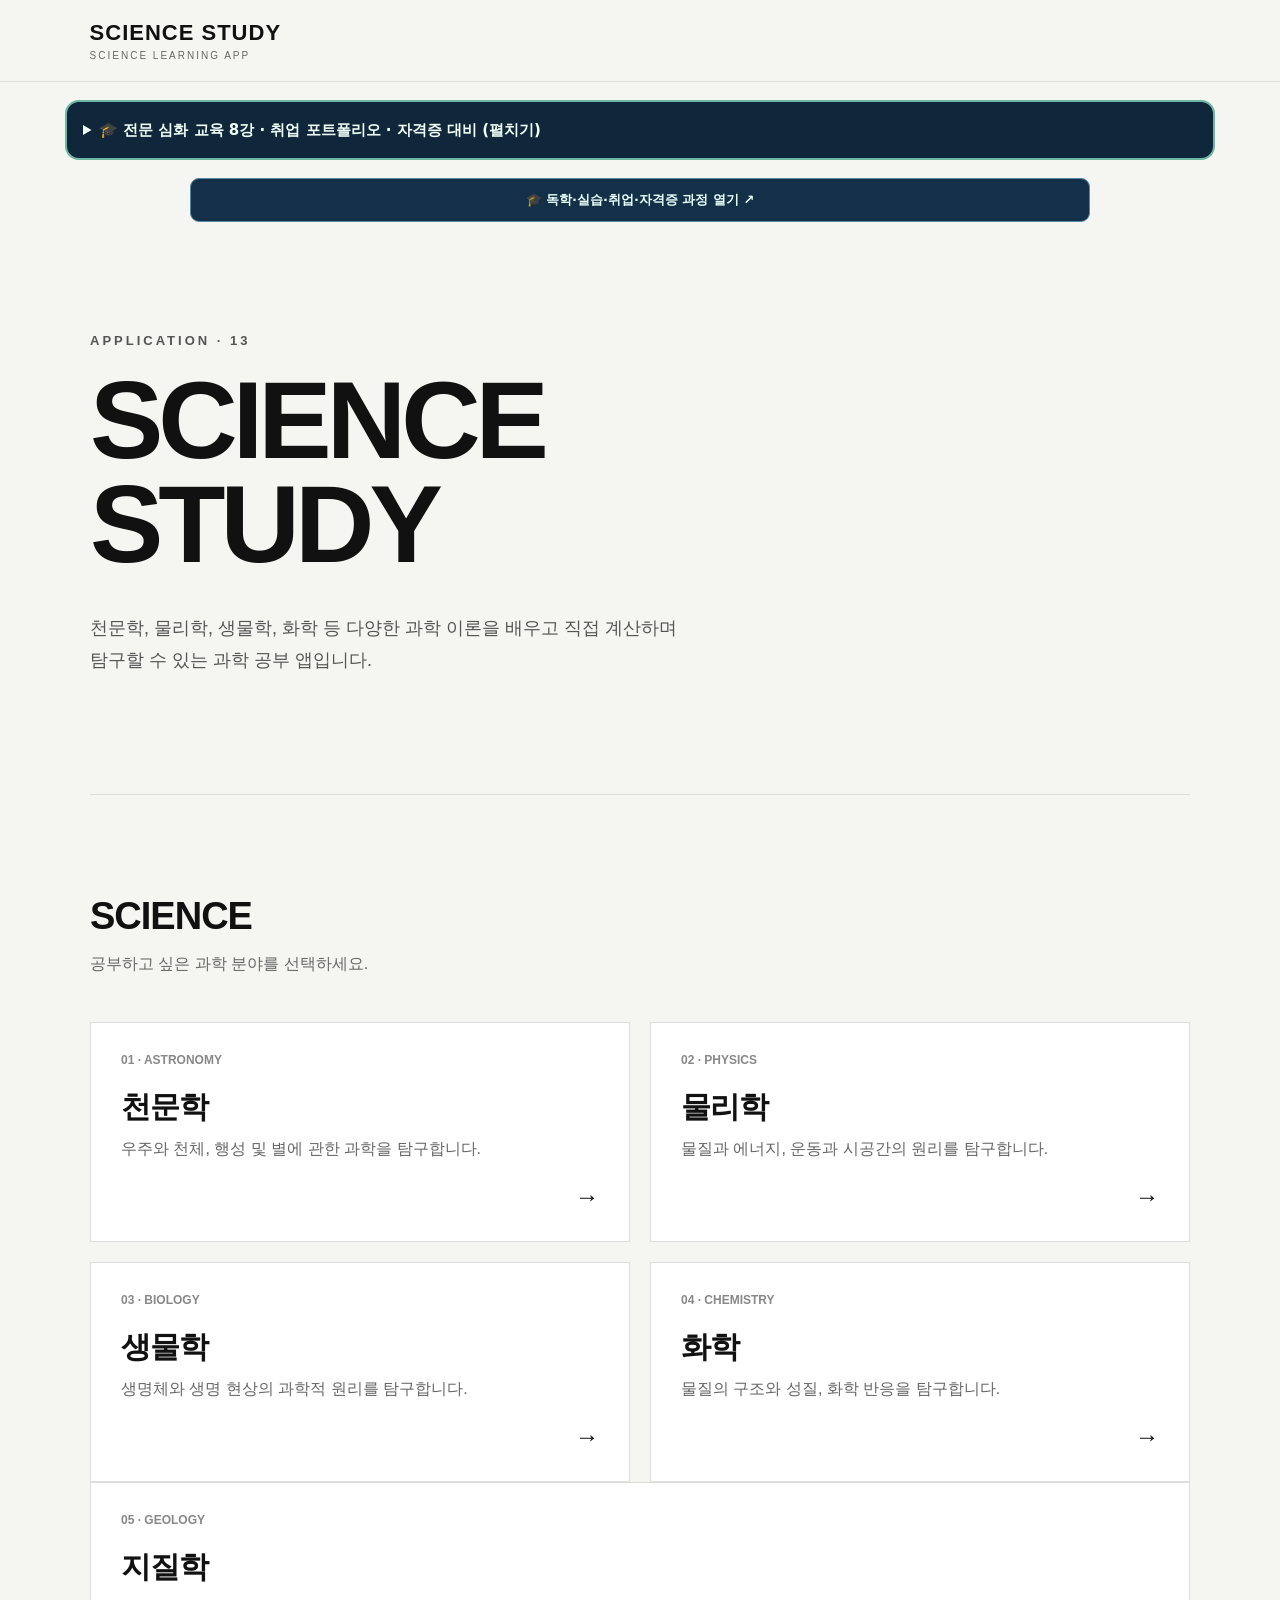
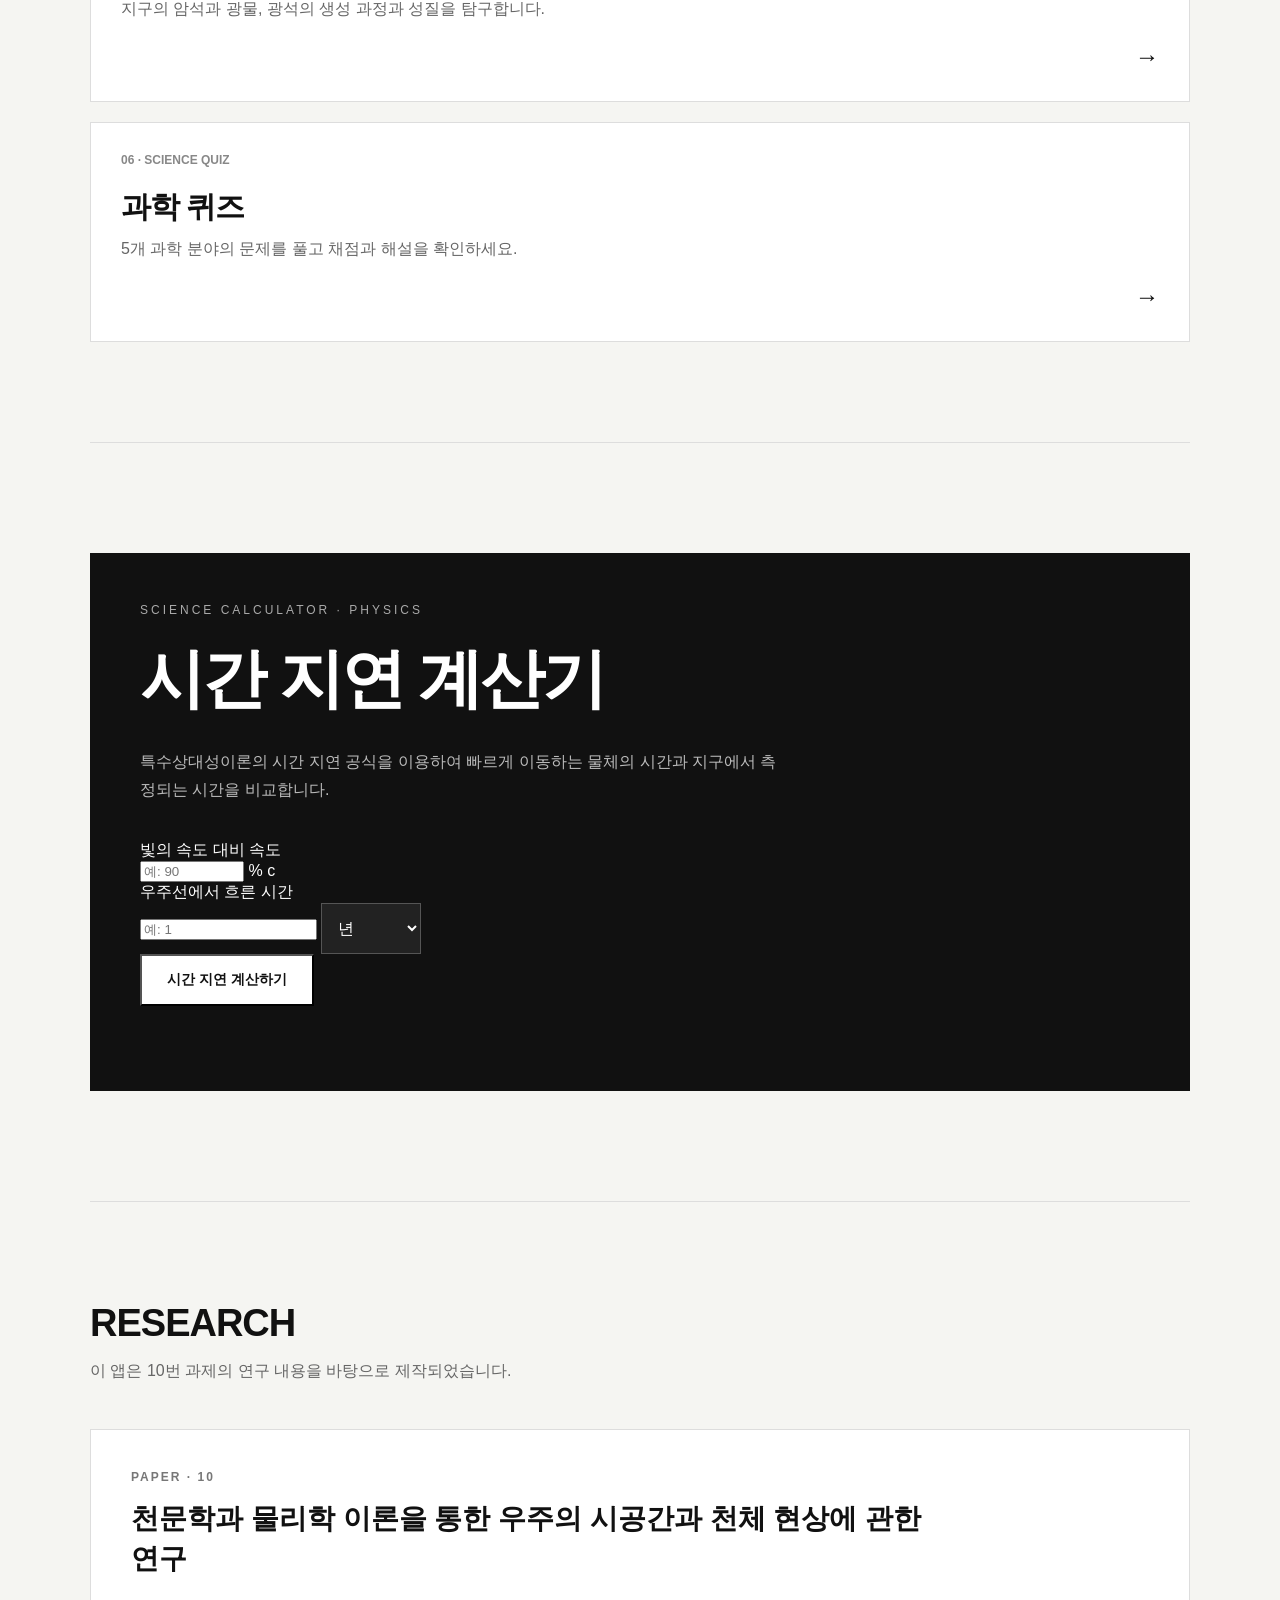
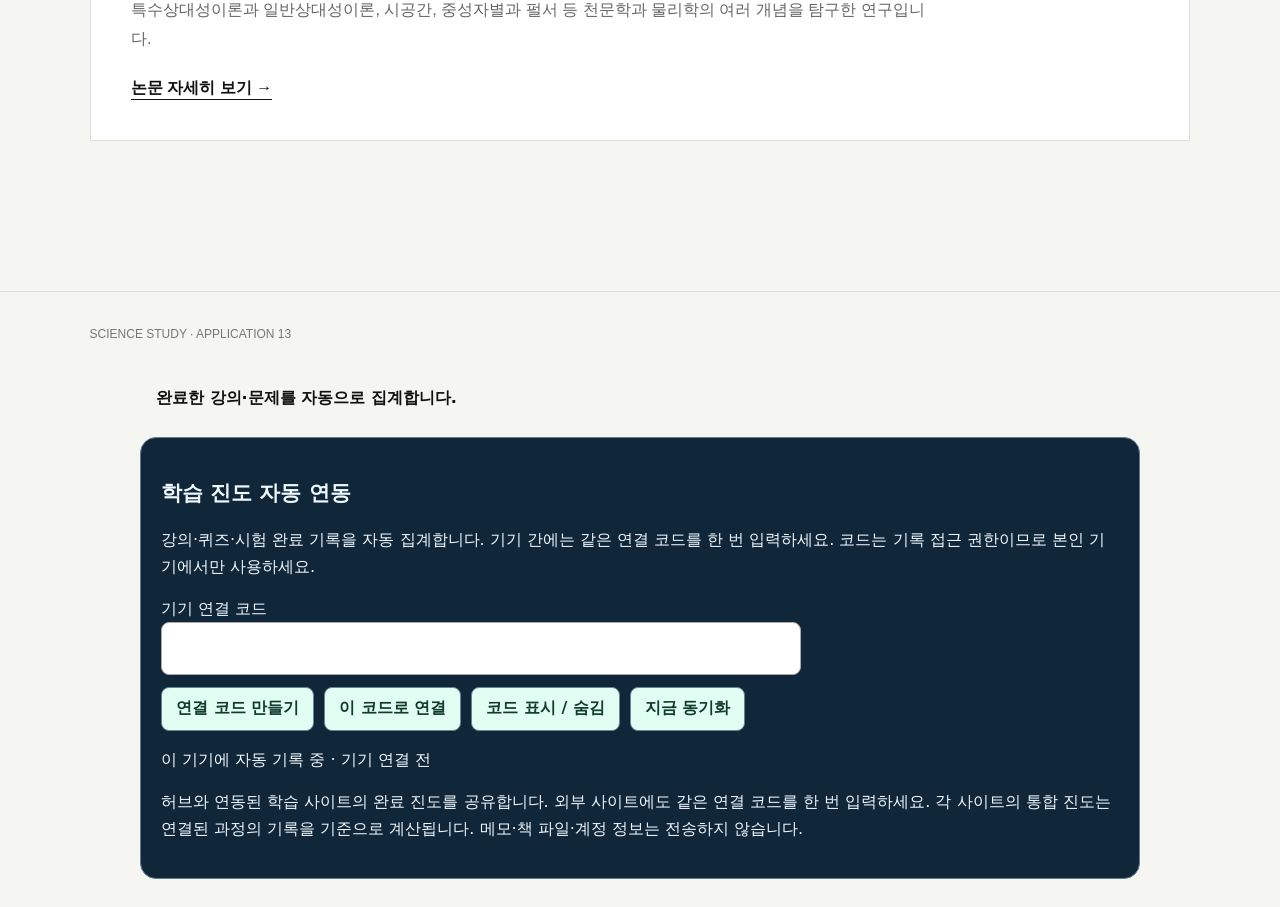
<file: index.html>
<!DOCTYPE html>
<html lang="ko">
<head>
    <meta charset="UTF-8">

    <meta
        name="viewport"
        content="width=device-width, initial-scale=1.0"
    >

    <title>SCIENCE STUDY | 과학 공부 앱</title>

    <style>
        * {
            box-sizing: border-box;
        }

        html {
            scroll-behavior: smooth;
        }

        body {
            margin: 0;
            font-family:
                Arial,
                "Noto Sans KR",
                sans-serif;
            background: #f5f5f2;
            color: #111;
        }

        a {
            color: inherit;
            text-decoration: none;
        }

        /* =========================
           HEADER
        ========================== */

        header {
            position: sticky;
            top: 0;
            z-index: 100;

            display: flex;
            justify-content: space-between;
            align-items: center;

            padding: 20px 7%;

            background: rgba(245, 245, 242, 0.95);
            border-bottom: 1px solid #ddd;
        }

        .logo {
            font-size: 22px;
            font-weight: 800;
            letter-spacing: 1px;
        }

        .logo span {
            display: block;
            margin-top: 4px;

            font-size: 10px;
            font-weight: 500;
            letter-spacing: 2px;

            color: #666;
        }

        .back-link {
            font-size: 13px;
            font-weight: 600;
        }

        .back-link:hover {
            text-decoration: underline;
        }

        /* =========================
           MAIN
        ========================== */

        main {
            width: min(1100px, 88%);
            margin: 0 auto;
        }

        /* =========================
           HERO
        ========================== */

        .hero {
            min-height: 560px;

            display: flex;
            flex-direction: column;
            justify-content: center;

            padding: 80px 0;
        }

        .hero-label {
            margin-bottom: 20px;

            font-size: 13px;
            font-weight: 700;
            letter-spacing: 3px;

            color: #555;
        }

        .hero h1 {
            margin: 0;

            font-size: clamp(56px, 9vw, 110px);
            line-height: 0.95;
            letter-spacing: -5px;
        }

        .hero h1 strong {
            font-weight: 800;
        }

        .hero-description {
            max-width: 600px;

            margin-top: 35px;

            font-size: 18px;
            line-height: 1.8;
            color: #555;
        }

        /* =========================
           SUBJECTS
        ========================== */

        .section {
            padding: 100px 0;
            border-top: 1px solid #ddd;
        }

        .section-title {
            margin: 0 0 12px;

            font-size: 38px;
            letter-spacing: -1px;
        }

        .section-description {
            margin: 0 0 45px;

            color: #666;
            line-height: 1.7;
        }

        .subject-grid {
            display: grid;
            grid-template-columns: repeat(2, 1fr);
            gap: 20px;
        }

        .subject-card {
            min-height: 220px;

            display: flex;
            flex-direction: column;
            justify-content: space-between;

            padding: 30px;

            background: #fff;
            border: 1px solid #ddd;

            transition:
                transform 0.25s ease,
                box-shadow 0.25s ease;
        }

        .subject-card:hover {
            transform: translateY(-5px);

            box-shadow:
                0 15px 35px rgba(0, 0, 0, 0.08);
        }

        .subject-number {
            font-size: 12px;
            font-weight: 700;
            color: #888;
        }

        .subject-card h3 {
            margin: 20px 0 8px;

            font-size: 30px;
            letter-spacing: -1px;
        }

        .subject-card p {
            margin: 0;

            color: #666;
            line-height: 1.6;
        }

        .subject-arrow {
            align-self: flex-end;

            font-size: 24px;
        }

        /* =========================
           CALCULATOR
        ========================== */

        .calculator-section {
            padding: 110px 0;
            border-top: 1px solid #ddd;
        }

        .calculator-box {
            padding: 50px;

            background: #111;
            color: #fff;
        }

        .calculator-box .label {
            margin-bottom: 18px;

            font-size: 12px;
            letter-spacing: 3px;
            color: #aaa;
        }

        .calculator-box h2 {
            margin: 0;

            font-size: clamp(36px, 6vw, 65px);
            letter-spacing: -3px;
        }

        .calculator-box p {
            max-width: 650px;

            margin: 25px 0 35px;

            color: #bbb;
            line-height: 1.8;
        }

        .calculator-button {
            display: inline-block;

            padding: 15px 25px;

            background: #fff;
            color: #111;

            font-size: 14px;
            font-weight: 700;

            transition:
                background 0.2s ease,
                color 0.2s ease;
        }

        .calculator-button:hover {
            background: #ddd;
        }

        /* =========================
           PAPER
        ========================== */

        .paper-box {
            padding: 40px;

            background: #fff;
            border: 1px solid #ddd;
        }

        .paper-box .paper-label {
            margin-bottom: 15px;

            font-size: 12px;
            font-weight: 700;
            letter-spacing: 2px;
            color: #777;
        }

        .paper-box h3 {
            max-width: 800px;

            margin: 0 0 18px;

            font-size: 28px;
            line-height: 1.4;
        }

        .paper-box p {
            max-width: 800px;

            margin: 0 0 25px;

            color: #666;
            line-height: 1.8;
        }

        .paper-link {
            display: inline-block;

            font-weight: 700;
            border-bottom: 1px solid #111;
        }

        /* =========================
           FOOTER
        ========================== */

        footer {
            margin-top: 50px;
            padding: 35px 7%;

            border-top: 1px solid #ddd;

            font-size: 12px;
            color: #777;
        }

        /* =========================
           MOBILE
        ========================== */

        @media (max-width: 700px) {

            header {
                padding: 18px 5%;
            }

            main {
                width: 90%;
            }

            .hero {
                min-height: 500px;
            }

            .hero h1 {
                font-size: 60px;
                letter-spacing: -3px;
            }

            .subject-grid {
                grid-template-columns: 1fr;
            }

            .calculator-box {
                padding: 30px;
            }

            .paper-box {
                padding: 30px;
            }

        }

.input-with-unit select {
    min-width: 100px;
    padding: 15px 12px;

    border: 1px solid #555;

    background: #222;
    color: #fff;

    font-size: 16px;

    cursor: pointer;
    outline: none;
}

.input-with-unit select:focus {
    border-color: #fff;
}

    </style>
<script src="/progress-core.js" defer></script><script src="/nexus-site-config.js" defer></script><script src="/nexus-site-adapter.js" defer></script><script src="/progress-client.js" data-api="https://study-nexus-hub.vercel.app/api/progress" defer></script></head>

<body>

    <!-- =========================
         HEADER
    ========================== -->

    <header>

        <div class="logo">
            SCIENCE STUDY
            <span>SCIENCE LEARNING APP</span>
        </div>

    </header>
<details data-nexus-native="2026-v3" style="box-sizing:border-box;display:block;clear:both;max-width:1150px;margin:18px auto;padding:16px;border:2px solid #6cb7a2;border-radius:14px;background:#10273b;color:#f0fff7;font:400 14px/1.6 system-ui,-apple-system,Arial,sans-serif"><summary style="cursor:pointer;font-size:15px;font-weight:800">🎓 전문 심화 교육 8강 · 취업 포트폴리오 · 자격증 대비 (펼치기)</summary><p style="font-size:12px;color:#d2ebe6">기존 강의·검색·퀴즈를 보존하면서 추가한 전문 심화 단원입니다.</p><h3>기초·실무 심화 강의 8강</h3><div style="display:grid;grid-template-columns:repeat(auto-fit,minmax(min(100%,245px),1fr));gap:9px"><details style="border:1px solid #5a8291;border-radius:9px;padding:10px;background:#142d40;color:#f0fffa"><summary style="cursor:pointer;font-size:13px;font-weight:750">1강. 측정과 단위</summary><div style="font-size:12px;line-height:1.7;padding-top:10px"><strong>핵심 개념</strong><p>천문학·물리학에서 광년은 거리, 초는 시간이며 계산 전 단위의 호환성이 중요해.</p><strong>실습·검증 과제</strong><p>AU·광년·km 세 단위를 구분하고 임의 천체 거리 3개에 단위 변환표를 작성해.</p></div></details><details style="border:1px solid #5a8291;border-radius:9px;padding:10px;background:#142d40;color:#f0fffa"><summary style="cursor:pointer;font-size:13px;font-weight:750">2강. 관측 증거와 가설</summary><div style="font-size:12px;line-height:1.7;padding-top:10px"><strong>핵심 개념</strong><p>관측값, 측정 오차, 이론에서 예측한 값은 별개이며 가설은 반증 가능해야 해.</p><strong>실습·검증 과제</strong><p>외계행성 발견 뉴스를 골라 관측 도구·측정값·불확실성·추측을 표로 나눠.</p></div></details><details style="border:1px solid #5a8291;border-radius:9px;padding:10px;background:#142d40;color:#f0fffa"><summary style="cursor:pointer;font-size:13px;font-weight:750">3강. 운동과 에너지</summary><div style="font-size:12px;line-height:1.7;padding-top:10px"><strong>핵심 개념</strong><p>속도·가속도·힘은 다르고 운동에너지의 차원은 질량 곱하기 속도의 제곱이야.</p><strong>실습·검증 과제</strong><p>질량과 속도를 바꾸어 운동에너지 변화를 계산하고 단위를 검산해.</p></div></details><details style="border:1px solid #5a8291;border-radius:9px;padding:10px;background:#142d40;color:#f0fffa"><summary style="cursor:pointer;font-size:13px;font-weight:750">4강. 원소와 화학식</summary><div style="font-size:12px;line-height:1.7;padding-top:10px"><strong>핵심 개념</strong><p>원자번호는 양성자 수이며 화학식의 아래첨자는 원자 수를 나타내.</p><strong>실습·검증 과제</strong><p>광물 3개 화학식의 구성 원소와 원자 수를 정리해 실제 광물 자료와 비교해.</p></div></details><details style="border:1px solid #5a8291;border-radius:9px;padding:10px;background:#142d40;color:#f0fffa"><summary style="cursor:pointer;font-size:13px;font-weight:750">5강. 지구 내부와 암석</summary><div style="font-size:12px;line-height:1.7;padding-top:10px"><strong>핵심 개념</strong><p>광물은 일정한 화학 구조를 가지며 암석은 하나 이상의 광물로 구성될 수 있어.</p><strong>실습·검증 과제</strong><p>화성암·퇴적암·변성암을 예시와 생성 과정에 따라 분류해.</p></div></details><details style="border:1px solid #5a8291;border-radius:9px;padding:10px;background:#142d40;color:#f0fffa"><summary style="cursor:pointer;font-size:13px;font-weight:750">6강. 데이터 시각화</summary><div style="font-size:12px;line-height:1.7;padding-top:10px"><strong>핵심 개념</strong><p>그래프의 축·단위·표본 수를 명시해야 과장이나 해석 오류를 줄일 수 있어.</p><strong>실습·검증 과제</strong><p>공개 천체 데이터 10행을 그래프로 그리고 축 제목과 출처를 첨부해.</p></div></details><details style="border:1px solid #5a8291;border-radius:9px;padding:10px;background:#142d40;color:#f0fffa"><summary style="cursor:pointer;font-size:13px;font-weight:750">7강. 연구 재현성</summary><div style="font-size:12px;line-height:1.7;padding-top:10px"><strong>핵심 개념</strong><p>데이터 출처·계산식·버전·제약을 기록하면 다른 사람이 결과를 검증할 수 있어.</p><strong>실습·검증 과제</strong><p>측정 데이터와 계산 과정을 CSV·코드·README로 묶어.</p></div></details><details style="border:1px solid #5a8291;border-radius:9px;padding:10px;background:#142d40;color:#f0fffa"><summary style="cursor:pointer;font-size:13px;font-weight:750">8강. 과학 보고서</summary><div style="font-size:12px;line-height:1.7;padding-top:10px"><strong>핵심 개념</strong><p>문제·방법·결과·한계·참고문헌을 구분하고 주장을 증거에 맞춰 써야 해.</p><strong>실습·검증 과제</strong><p>외계행성 또는 광물 주제로 2쪽 보고서를 작성하고 근거가 없는 문장을 수정해.</p></div></details></div><h3 style="font-size:17px;margin:18px 0 9px">실무 프로젝트: 외계행성·광물 공개 데이터 분석 포트폴리오</h3><p style="font-size:13px">관측·조성 데이터 20행 이상과 출처를 CSV로 정리하고 계산식·그래프로 해석하자.</p><ul style="font-size:12px;line-height:1.65"><li>공식 자료에서 데이터셋을 수집하고 출처·측정 단위를 기록</li><li>CSV를 정리하고 누락값과 자료의 시간·오차를 점검</li><li>그래프를 만들고 주장을 측정값·가설로 구분</li><li>계산식·재현 절차와 파일 버전을 README에 설명</li><li>2쪽 보고서에서 한계와 추가 분석 질문을 설명</li></ul><p style="font-size:12px"><a href="https://study-nexus-hub.vercel.app/intensive.html?site=science" target="_blank" rel="noopener noreferrer" style="color:#a5ffdd">실습 기록·자동 평가·노트 열기 ↗</a> · <a href="https://study-nexus-hub.vercel.app/career-ready.html?site=science" target="_blank" rel="noopener noreferrer" style="color:#a5ffdd">실전 프로젝트·공식 시험 안내 ↗</a></p></details>
<a data-study-nexus-course="1" href="https://study-nexus-hub.vercel.app/academy.html?site=science" target="_blank" rel="noopener noreferrer" style="display:block;max-width:900px;margin:12px auto;padding:11px 15px;border:1px solid #528ba0;border-radius:9px;background:#143048;color:#e7fff9;font:700 13px/1.5 system-ui,Arial,sans-serif;text-align:center;text-decoration:none">🎓 독학·실습·취업·자격증 과정 열기 ↗</a>


    <main>

        <!-- =========================
             HERO
        ========================== -->

        <section class="hero">

            <div class="hero-label">
                APPLICATION · 13
            </div>

            <h1>
                SCIENCE<br>
                <strong>STUDY</strong>
            </h1>

            <p class="hero-description">
                천문학, 물리학, 생물학, 화학 등
                다양한 과학 이론을 배우고
                직접 계산하며 탐구할 수 있는
                과학 공부 앱입니다.
            </p>

        </section>


        <!-- =========================
             SUBJECTS
        ========================== -->

        <section class="section">

            <h2 class="section-title">
                SCIENCE
            </h2>

            <p class="section-description">
                공부하고 싶은 과학 분야를 선택하세요.
            </p>


            <div class="subject-grid">

                <a
                    href="astronomy.html"
                    class="subject-card"
                >

                    <div>
                        <div class="subject-number">
                            01 · ASTRONOMY
                        </div>

                        <h3>
                            천문학
                        </h3>

                        <p>
                            우주와 천체,
                            행성 및 별에 관한 과학을 탐구합니다.
                        </p>
                    </div>

                    <div class="subject-arrow">
                        →
                    </div>

                </a>


                <a
                    href="physics.html"
                    class="subject-card"
                >

                    <div>
                        <div class="subject-number">
                            02 · PHYSICS
                        </div>

                        <h3>
                            물리학
                        </h3>

                        <p>
                            물질과 에너지,
                            운동과 시공간의 원리를 탐구합니다.
                        </p>
                    </div>

                    <div class="subject-arrow">
                        →
                    </div>

                </a>


                <a
                    href="biology.html"
                    class="subject-card"
                >

                    <div>
                        <div class="subject-number">
                            03 · BIOLOGY
                        </div>

                        <h3>
                            생물학
                        </h3>

                        <p>
                            생명체와 생명 현상의
                            과학적 원리를 탐구합니다.
                        </p>
                    </div>

                    <div class="subject-arrow">
                        →
                    </div>

                </a>


                <a
                    href="chemistry.html"
                    class="subject-card"
                >

                    <div>
                        <div class="subject-number">
                            04 · CHEMISTRY
                        </div>

                        <h3>
                            화학
                        </h3>

                        <p>
                            물질의 구조와 성질,
                            화학 반응을 탐구합니다.
                        </p>
                    </div>

                    <div class="subject-arrow">
                        →
                    </div>

                </a>

            </div>

<a
    href="geology.html"
    class="subject-card"
>
    <div>

        <div class="subject-number">
            05 · GEOLOGY
        </div>

        <h3>
            지질학
        </h3>

        <p>
            지구의 암석과 광물,
            광석의 생성 과정과 성질을 탐구합니다.
        </p>

    </div>

    <div class="subject-arrow">
        →
    </div>

</a>

<a href="quiz.html" class="subject-card" style="margin-top: 20px;">
    <div>
        <div class="subject-number">06 · SCIENCE QUIZ</div>
        <h3>과학 퀴즈</h3>
        <p>5개 과학 분야의 문제를 풀고 채점과 해설을 확인하세요.</p>
    </div>
    <div class="subject-arrow">→</div>
</a>

        </section>


        <!-- =========================
             CALCULATOR
        ========================== -->

<section
    id="calculator"
    class="calculator-section"
>

    <div class="calculator-box">

        <div class="label">
            SCIENCE CALCULATOR · PHYSICS
        </div>

        <h2>
            시간 지연 계산기
        </h2>

        <p>
            특수상대성이론의 시간 지연 공식을 이용하여
            빠르게 이동하는 물체의 시간과
            지구에서 측정되는 시간을 비교합니다.
        </p>


        <!-- 입력 영역 -->

        <div class="calculator-form">

            <div class="input-group">

                <label for="speed">
                    빛의 속도 대비 속도
                </label>

                <div class="input-with-unit">

                    <input
                        type="number"
                        id="speed"
                        min="0"
                        max="99.999999"
                        step="0.1"
                        placeholder="예: 90"
                    >

                    <span>% c</span>

                </div>

            </div>


           <div class="input-group">

    <label for="properTime">
        우주선에서 흐른 시간
    </label>

    <div class="input-with-unit">

        <input
            type="number"
            id="properTime"
            min="0"
            step="0.01"
            placeholder="예: 1"
        >

        <select id="timeUnit">

            <option value="year">
                년
            </option>

            <option value="month">
                개월
            </option>

            <option value="day">
                일
            </option>

        </select>

                </div>

            </div>


            <button
                type="button"
                id="calculateTime"
                class="calculator-button"
            >
                시간 지연 계산하기
            </button>

        </div>


        <!-- 오류 메시지 -->

        <p
            id="calculatorError"
            class="calculator-error"
            aria-live="polite"
        ></p>


        <!-- 계산 결과 -->

        <div
            id="calculatorResult"
            class="calculator-result"
            hidden
        >

            <div class="result-header">
                CALCULATION RESULT
            </div>


            <div class="result-grid">

                <div class="result-item">

                    <span>
                        로렌츠 인자 γ
                    </span>

                    <strong id="gammaResult">
                        -
                    </strong>

                </div>


                <div class="result-item">

                    <span>
                        우주선 기준 시간
                    </span>

                    <strong id="properTimeResult">
                        -
                    </strong>

                </div>


                <div class="result-item">

                    <span>
                        지구 기준 시간
                    </span>

                    <strong id="earthTimeResult">
                        -
                    </strong>

                </div>


                <div class="result-item">

                    <span>
                        시간 차이
                    </span>

                    <strong id="timeDifferenceResult">
                        -
                    </strong>

                </div>

            </div>


            <div class="formula-box">

                <div>
                    사용한 공식
                </div>

                <strong>
                    Δt = γΔτ
                </strong>

                <small>
                    γ = 1 / √(1 − v²/c²)
                </small>

            </div>


            <p class="result-note">
                이 계산은 특수상대성이론의 시간 지연 공식을
                이용한 학습용 계산입니다.
            </p>

        </div>

    </div>

</section>

        <!-- =========================
             PAPER
        ========================== -->

        <section class="section">

            <h2 class="section-title">
                RESEARCH
            </h2>

            <p class="section-description">
                이 앱은 10번 과제의 연구 내용을 바탕으로 제작되었습니다.
            </p>


            <div class="paper-box">

                <div class="paper-label">
                    PAPER · 10
                </div>

                <h3>
                    천문학과 물리학 이론을 통한
                    우주의 시공간과 천체 현상에 관한 연구
                </h3>

                <p>
                    특수상대성이론과 일반상대성이론,
                    시공간, 중성자별과 펄서 등
                    천문학과 물리학의 여러 개념을
                    탐구한 연구입니다.
                </p>

                <a
                    href="paper10.html"
                    class="paper-link"
                >
                    논문 자세히 보기 →
                </a>

            </div>

        </section>

    </main>


    <!-- =========================
         FOOTER
    ========================== -->

    <footer>

        SCIENCE STUDY · APPLICATION 13

    </footer>

<script>

    const speedInput =
        document.getElementById("speed");

    const properTimeInput =
        document.getElementById("properTime");

    const timeUnit =
        document.getElementById("timeUnit");

    const calculateButton =
        document.getElementById("calculateTime");

    const errorMessage =
        document.getElementById("calculatorError");

    const resultBox =
        document.getElementById("calculatorResult");

    const gammaResult =
        document.getElementById("gammaResult");

    const properTimeResult =
        document.getElementById("properTimeResult");

    const earthTimeResult =
        document.getElementById("earthTimeResult");

    const timeDifferenceResult =
        document.getElementById("timeDifferenceResult");


    calculateButton.addEventListener(
        "click",
        () => {

            errorMessage.textContent = "";
            resultBox.hidden = true;


            const speedPercent =
                Number(speedInput.value);

            const properTime =
                Number(properTimeInput.value);


            /* 입력값 확인 */

            if (
                !Number.isFinite(speedPercent) ||
                speedPercent < 0 ||
                speedPercent >= 100
            ) {

                errorMessage.textContent =
                    "속도는 0 이상 100% 미만으로 입력하세요.";

                return;
            }


            if (
                !Number.isFinite(properTime) ||
                properTime <= 0
            ) {

                errorMessage.textContent =
                    "우주선에서 흐른 시간은 0보다 큰 값을 입력하세요.";

                return;
            }


            /* =========================
               특수상대성이론 계산

               β = v / c
               γ = 1 / √(1 - β²)
               Δt = γΔτ
            ========================== */

            const beta =
                speedPercent / 100;

            const gamma =
                1 / Math.sqrt(
                    1 - Math.pow(beta, 2)
                );

            const earthTime =
                gamma * properTime;

            const timeDifference =
                earthTime - properTime;


            /* 선택한 시간 단위 */

            let unitLabel = "년";

            if (timeUnit.value === "month") {
                unitLabel = "개월";
            }

            if (timeUnit.value === "day") {
                unitLabel = "일";
            }


            /* 결과 표시 */

            gammaResult.textContent =
                gamma.toFixed(3);

            properTimeResult.textContent =
                `${properTime.toFixed(3)} ${unitLabel}`;

            earthTimeResult.textContent =
                `${earthTime.toFixed(3)} ${unitLabel}`;

            timeDifferenceResult.textContent =
                `${timeDifference.toFixed(3)} ${unitLabel}`;


            resultBox.hidden = false;

        }
    );

</script>

</body>
</html>
</file>
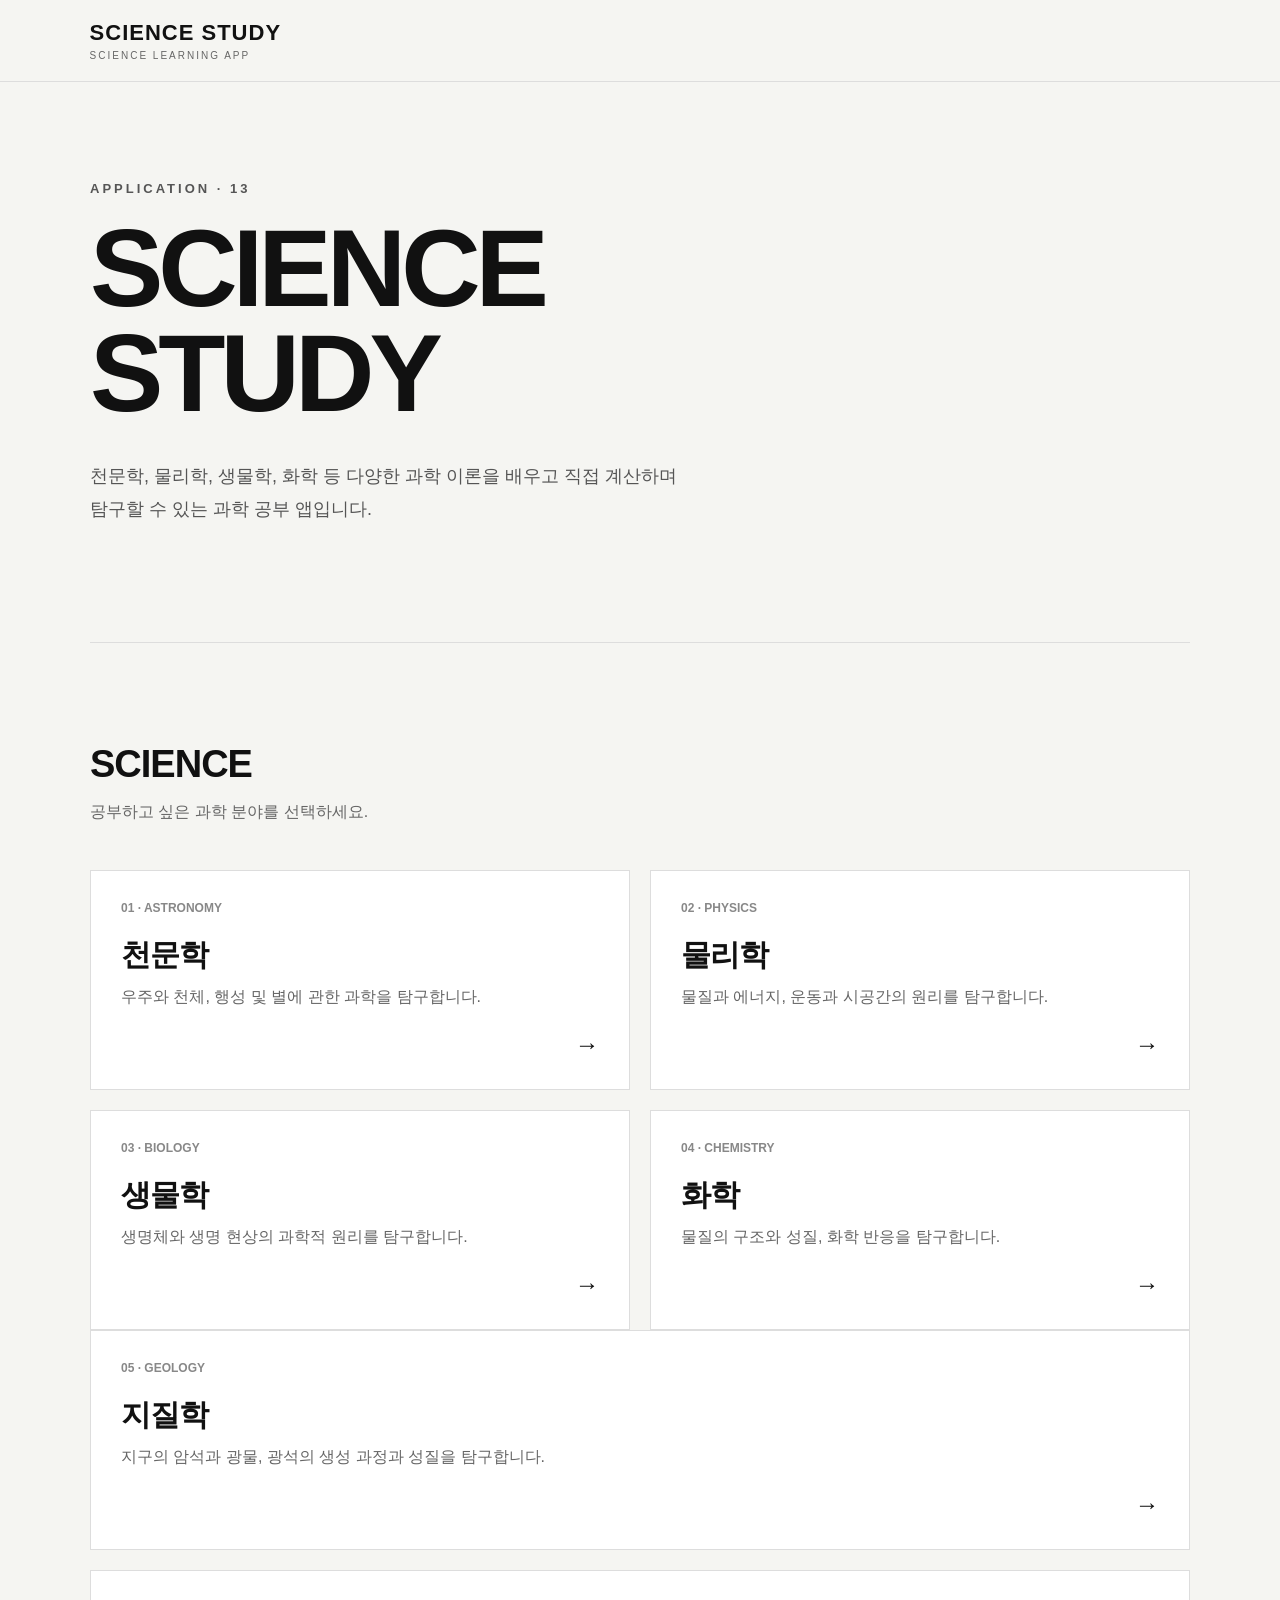
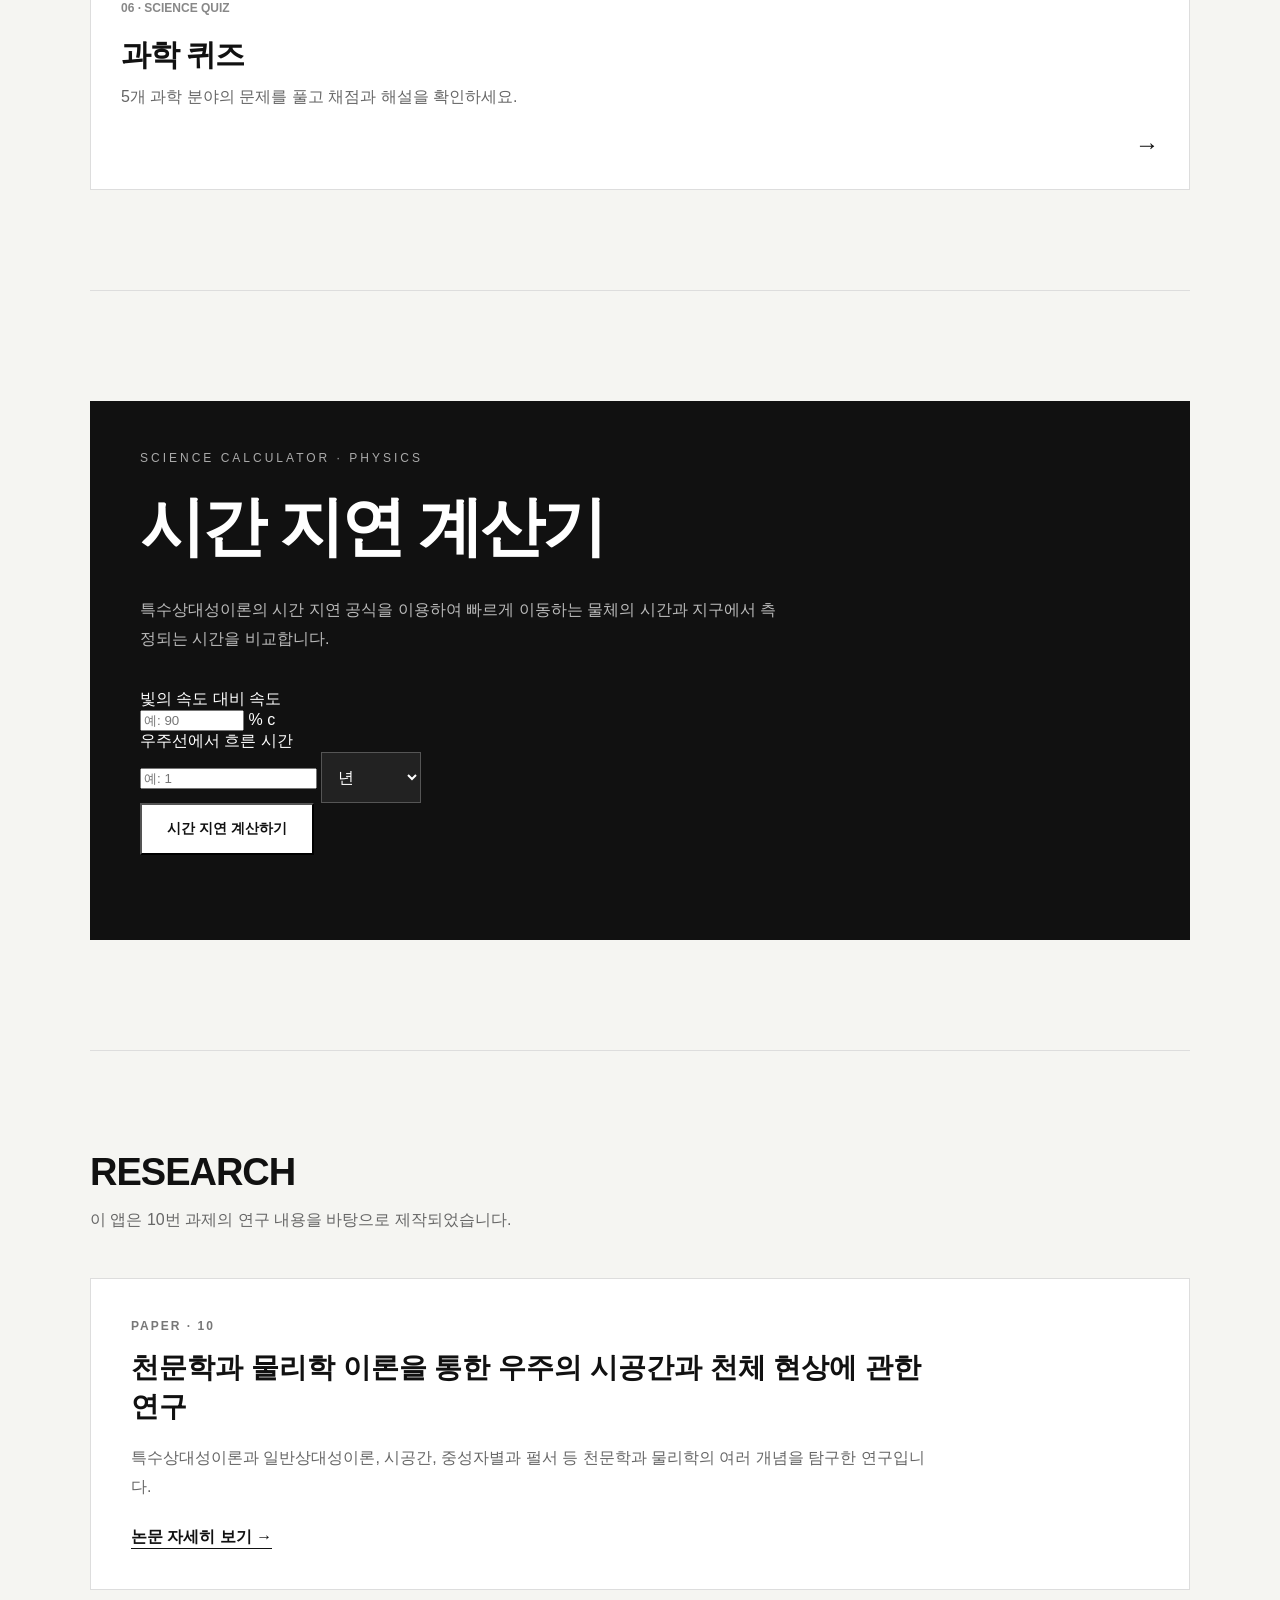
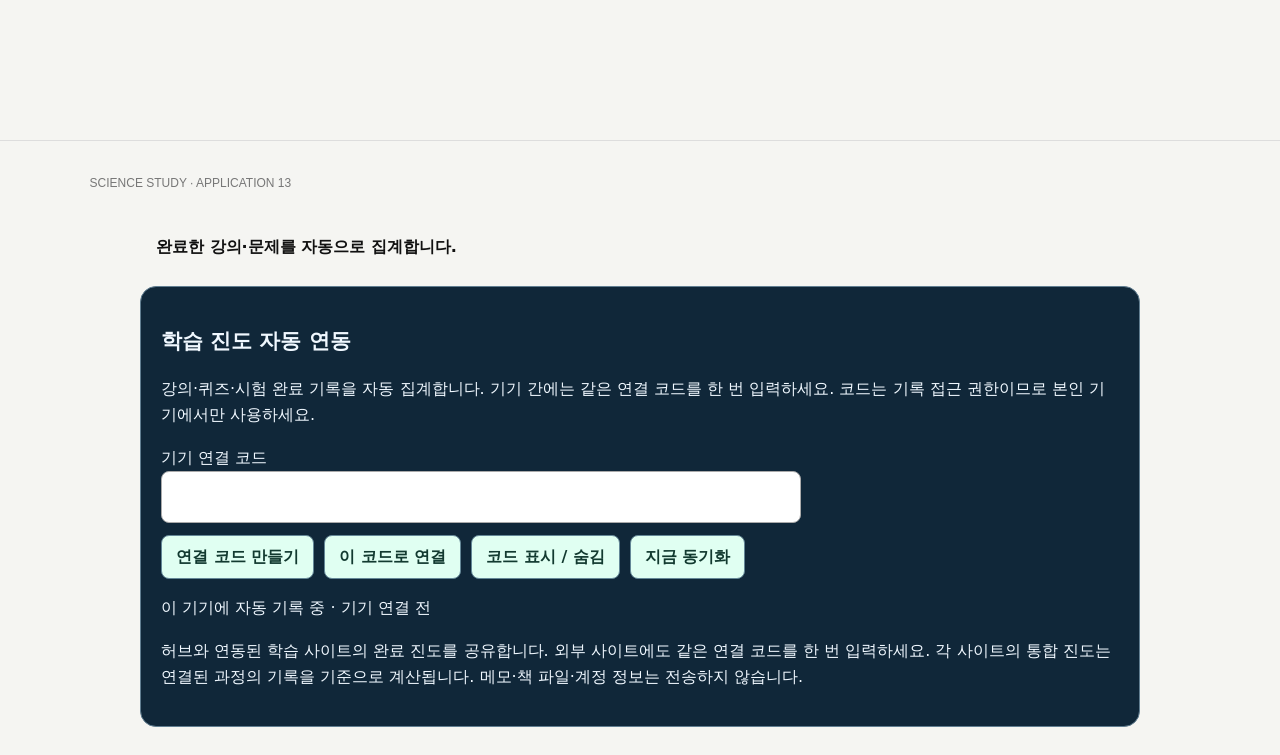
<file: app.html>
<!DOCTYPE html>
<html lang="ko">
<head>
    <meta charset="UTF-8">

    <meta
        name="viewport"
        content="width=device-width, initial-scale=1.0"
    >

    <title>SCIENCE STUDY | 과학 공부 앱</title>

    <style>
        * {
            box-sizing: border-box;
        }

        html {
            scroll-behavior: smooth;
        }

        body {
            margin: 0;
            font-family:
                Arial,
                "Noto Sans KR",
                sans-serif;
            background: #f5f5f2;
            color: #111;
        }

        a {
            color: inherit;
            text-decoration: none;
        }

        /* =========================
           HEADER
        ========================== */

        header {
            position: sticky;
            top: 0;
            z-index: 100;

            display: flex;
            justify-content: space-between;
            align-items: center;

            padding: 20px 7%;

            background: rgba(245, 245, 242, 0.95);
            border-bottom: 1px solid #ddd;
        }

        .logo {
            font-size: 22px;
            font-weight: 800;
            letter-spacing: 1px;
        }

        .logo span {
            display: block;
            margin-top: 4px;

            font-size: 10px;
            font-weight: 500;
            letter-spacing: 2px;

            color: #666;
        }

        .back-link {
            font-size: 13px;
            font-weight: 600;
        }

        .back-link:hover {
            text-decoration: underline;
        }

        /* =========================
           MAIN
        ========================== */

        main {
            width: min(1100px, 88%);
            margin: 0 auto;
        }

        /* =========================
           HERO
        ========================== */

        .hero {
            min-height: 560px;

            display: flex;
            flex-direction: column;
            justify-content: center;

            padding: 80px 0;
        }

        .hero-label {
            margin-bottom: 20px;

            font-size: 13px;
            font-weight: 700;
            letter-spacing: 3px;

            color: #555;
        }

        .hero h1 {
            margin: 0;

            font-size: clamp(56px, 9vw, 110px);
            line-height: 0.95;
            letter-spacing: -5px;
        }

        .hero h1 strong {
            font-weight: 800;
        }

        .hero-description {
            max-width: 600px;

            margin-top: 35px;

            font-size: 18px;
            line-height: 1.8;
            color: #555;
        }

        /* =========================
           SUBJECTS
        ========================== */

        .section {
            padding: 100px 0;
            border-top: 1px solid #ddd;
        }

        .section-title {
            margin: 0 0 12px;

            font-size: 38px;
            letter-spacing: -1px;
        }

        .section-description {
            margin: 0 0 45px;

            color: #666;
            line-height: 1.7;
        }

        .subject-grid {
            display: grid;
            grid-template-columns: repeat(2, 1fr);
            gap: 20px;
        }

        .subject-card {
            min-height: 220px;

            display: flex;
            flex-direction: column;
            justify-content: space-between;

            padding: 30px;

            background: #fff;
            border: 1px solid #ddd;

            transition:
                transform 0.25s ease,
                box-shadow 0.25s ease;
        }

        .subject-card:hover {
            transform: translateY(-5px);

            box-shadow:
                0 15px 35px rgba(0, 0, 0, 0.08);
        }

        .subject-number {
            font-size: 12px;
            font-weight: 700;
            color: #888;
        }

        .subject-card h3 {
            margin: 20px 0 8px;

            font-size: 30px;
            letter-spacing: -1px;
        }

        .subject-card p {
            margin: 0;

            color: #666;
            line-height: 1.6;
        }

        .subject-arrow {
            align-self: flex-end;

            font-size: 24px;
        }

        /* =========================
           CALCULATOR
        ========================== */

        .calculator-section {
            padding: 110px 0;
            border-top: 1px solid #ddd;
        }

        .calculator-box {
            padding: 50px;

            background: #111;
            color: #fff;
        }

        .calculator-box .label {
            margin-bottom: 18px;

            font-size: 12px;
            letter-spacing: 3px;
            color: #aaa;
        }

        .calculator-box h2 {
            margin: 0;

            font-size: clamp(36px, 6vw, 65px);
            letter-spacing: -3px;
        }

        .calculator-box p {
            max-width: 650px;

            margin: 25px 0 35px;

            color: #bbb;
            line-height: 1.8;
        }

        .calculator-button {
            display: inline-block;

            padding: 15px 25px;

            background: #fff;
            color: #111;

            font-size: 14px;
            font-weight: 700;

            transition:
                background 0.2s ease,
                color 0.2s ease;
        }

        .calculator-button:hover {
            background: #ddd;
        }

        /* =========================
           PAPER
        ========================== */

        .paper-box {
            padding: 40px;

            background: #fff;
            border: 1px solid #ddd;
        }

        .paper-box .paper-label {
            margin-bottom: 15px;

            font-size: 12px;
            font-weight: 700;
            letter-spacing: 2px;
            color: #777;
        }

        .paper-box h3 {
            max-width: 800px;

            margin: 0 0 18px;

            font-size: 28px;
            line-height: 1.4;
        }

        .paper-box p {
            max-width: 800px;

            margin: 0 0 25px;

            color: #666;
            line-height: 1.8;
        }

        .paper-link {
            display: inline-block;

            font-weight: 700;
            border-bottom: 1px solid #111;
        }

        /* =========================
           FOOTER
        ========================== */

        footer {
            margin-top: 50px;
            padding: 35px 7%;

            border-top: 1px solid #ddd;

            font-size: 12px;
            color: #777;
        }

        /* =========================
           MOBILE
        ========================== */

        @media (max-width: 700px) {

            header {
                padding: 18px 5%;
            }

            main {
                width: 90%;
            }

            .hero {
                min-height: 500px;
            }

            .hero h1 {
                font-size: 60px;
                letter-spacing: -3px;
            }

            .subject-grid {
                grid-template-columns: 1fr;
            }

            .calculator-box {
                padding: 30px;
            }

            .paper-box {
                padding: 30px;
            }

        }

.input-with-unit select {
    min-width: 100px;
    padding: 15px 12px;

    border: 1px solid #555;

    background: #222;
    color: #fff;

    font-size: 16px;

    cursor: pointer;
    outline: none;
}

.input-with-unit select:focus {
    border-color: #fff;
}

    </style>
<script src="/progress-core.js" defer></script><script src="/nexus-site-config.js" defer></script><script src="/nexus-site-adapter.js" defer></script><script src="/progress-client.js" data-api="https://study-nexus-hub.vercel.app/api/progress" defer></script></head>

<body>

    <!-- =========================
         HEADER
    ========================== -->

    <header>

        <div class="logo">
            SCIENCE STUDY
            <span>SCIENCE LEARNING APP</span>
        </div>

    </header>


    <main>

        <!-- =========================
             HERO
        ========================== -->

        <section class="hero">

            <div class="hero-label">
                APPLICATION · 13
            </div>

            <h1>
                SCIENCE<br>
                <strong>STUDY</strong>
            </h1>

            <p class="hero-description">
                천문학, 물리학, 생물학, 화학 등
                다양한 과학 이론을 배우고
                직접 계산하며 탐구할 수 있는
                과학 공부 앱입니다.
            </p>

        </section>


        <!-- =========================
             SUBJECTS
        ========================== -->

        <section class="section">

            <h2 class="section-title">
                SCIENCE
            </h2>

            <p class="section-description">
                공부하고 싶은 과학 분야를 선택하세요.
            </p>


            <div class="subject-grid">

                <a
                    href="astronomy.html"
                    class="subject-card"
                >

                    <div>
                        <div class="subject-number">
                            01 · ASTRONOMY
                        </div>

                        <h3>
                            천문학
                        </h3>

                        <p>
                            우주와 천체,
                            행성 및 별에 관한 과학을 탐구합니다.
                        </p>
                    </div>

                    <div class="subject-arrow">
                        →
                    </div>

                </a>


                <a
                    href="physics.html"
                    class="subject-card"
                >

                    <div>
                        <div class="subject-number">
                            02 · PHYSICS
                        </div>

                        <h3>
                            물리학
                        </h3>

                        <p>
                            물질과 에너지,
                            운동과 시공간의 원리를 탐구합니다.
                        </p>
                    </div>

                    <div class="subject-arrow">
                        →
                    </div>

                </a>


                <a
                    href="biology.html"
                    class="subject-card"
                >

                    <div>
                        <div class="subject-number">
                            03 · BIOLOGY
                        </div>

                        <h3>
                            생물학
                        </h3>

                        <p>
                            생명체와 생명 현상의
                            과학적 원리를 탐구합니다.
                        </p>
                    </div>

                    <div class="subject-arrow">
                        →
                    </div>

                </a>


                <a
                    href="chemistry.html"
                    class="subject-card"
                >

                    <div>
                        <div class="subject-number">
                            04 · CHEMISTRY
                        </div>

                        <h3>
                            화학
                        </h3>

                        <p>
                            물질의 구조와 성질,
                            화학 반응을 탐구합니다.
                        </p>
                    </div>

                    <div class="subject-arrow">
                        →
                    </div>

                </a>

            </div>

<a
    href="geology.html"
    class="subject-card"
>
    <div>

        <div class="subject-number">
            05 · GEOLOGY
        </div>

        <h3>
            지질학
        </h3>

        <p>
            지구의 암석과 광물,
            광석의 생성 과정과 성질을 탐구합니다.
        </p>

    </div>

    <div class="subject-arrow">
        →
    </div>

</a>

<a href="quiz.html" class="subject-card" style="margin-top: 20px;">
    <div>
        <div class="subject-number">06 · SCIENCE QUIZ</div>
        <h3>과학 퀴즈</h3>
        <p>5개 과학 분야의 문제를 풀고 채점과 해설을 확인하세요.</p>
    </div>
    <div class="subject-arrow">→</div>
</a>

        </section>


        <!-- =========================
             CALCULATOR
        ========================== -->

<section
    id="calculator"
    class="calculator-section"
>

    <div class="calculator-box">

        <div class="label">
            SCIENCE CALCULATOR · PHYSICS
        </div>

        <h2>
            시간 지연 계산기
        </h2>

        <p>
            특수상대성이론의 시간 지연 공식을 이용하여
            빠르게 이동하는 물체의 시간과
            지구에서 측정되는 시간을 비교합니다.
        </p>


        <!-- 입력 영역 -->

        <div class="calculator-form">

            <div class="input-group">

                <label for="speed">
                    빛의 속도 대비 속도
                </label>

                <div class="input-with-unit">

                    <input
                        type="number"
                        id="speed"
                        min="0"
                        max="99.999999"
                        step="0.1"
                        placeholder="예: 90"
                    >

                    <span>% c</span>

                </div>

            </div>


           <div class="input-group">

    <label for="properTime">
        우주선에서 흐른 시간
    </label>

    <div class="input-with-unit">

        <input
            type="number"
            id="properTime"
            min="0"
            step="0.01"
            placeholder="예: 1"
        >

        <select id="timeUnit">

            <option value="year">
                년
            </option>

            <option value="month">
                개월
            </option>

            <option value="day">
                일
            </option>

        </select>

                </div>

            </div>


            <button
                type="button"
                id="calculateTime"
                class="calculator-button"
            >
                시간 지연 계산하기
            </button>

        </div>


        <!-- 오류 메시지 -->

        <p
            id="calculatorError"
            class="calculator-error"
            aria-live="polite"
        ></p>


        <!-- 계산 결과 -->

        <div
            id="calculatorResult"
            class="calculator-result"
            hidden
        >

            <div class="result-header">
                CALCULATION RESULT
            </div>


            <div class="result-grid">

                <div class="result-item">

                    <span>
                        로렌츠 인자 γ
                    </span>

                    <strong id="gammaResult">
                        -
                    </strong>

                </div>


                <div class="result-item">

                    <span>
                        우주선 기준 시간
                    </span>

                    <strong id="properTimeResult">
                        -
                    </strong>

                </div>


                <div class="result-item">

                    <span>
                        지구 기준 시간
                    </span>

                    <strong id="earthTimeResult">
                        -
                    </strong>

                </div>


                <div class="result-item">

                    <span>
                        시간 차이
                    </span>

                    <strong id="timeDifferenceResult">
                        -
                    </strong>

                </div>

            </div>


            <div class="formula-box">

                <div>
                    사용한 공식
                </div>

                <strong>
                    Δt = γΔτ
                </strong>

                <small>
                    γ = 1 / √(1 − v²/c²)
                </small>

            </div>


            <p class="result-note">
                이 계산은 특수상대성이론의 시간 지연 공식을
                이용한 학습용 계산입니다.
            </p>

        </div>

    </div>

</section>

        <!-- =========================
             PAPER
        ========================== -->

        <section class="section">

            <h2 class="section-title">
                RESEARCH
            </h2>

            <p class="section-description">
                이 앱은 10번 과제의 연구 내용을 바탕으로 제작되었습니다.
            </p>


            <div class="paper-box">

                <div class="paper-label">
                    PAPER · 10
                </div>

                <h3>
                    천문학과 물리학 이론을 통한
                    우주의 시공간과 천체 현상에 관한 연구
                </h3>

                <p>
                    특수상대성이론과 일반상대성이론,
                    시공간, 중성자별과 펄서 등
                    천문학과 물리학의 여러 개념을
                    탐구한 연구입니다.
                </p>

                <a
                    href="paper10.html"
                    class="paper-link"
                >
                    논문 자세히 보기 →
                </a>

            </div>

        </section>

    </main>


    <!-- =========================
         FOOTER
    ========================== -->

    <footer>

        SCIENCE STUDY · APPLICATION 13

    </footer>

<script>

    const speedInput =
        document.getElementById("speed");

    const properTimeInput =
        document.getElementById("properTime");

    const timeUnit =
        document.getElementById("timeUnit");

    const calculateButton =
        document.getElementById("calculateTime");

    const errorMessage =
        document.getElementById("calculatorError");

    const resultBox =
        document.getElementById("calculatorResult");

    const gammaResult =
        document.getElementById("gammaResult");

    const properTimeResult =
        document.getElementById("properTimeResult");

    const earthTimeResult =
        document.getElementById("earthTimeResult");

    const timeDifferenceResult =
        document.getElementById("timeDifferenceResult");


    calculateButton.addEventListener(
        "click",
        () => {

            errorMessage.textContent = "";
            resultBox.hidden = true;


            const speedPercent =
                Number(speedInput.value);

            const properTime =
                Number(properTimeInput.value);


            /* 입력값 확인 */

            if (
                !Number.isFinite(speedPercent) ||
                speedPercent < 0 ||
                speedPercent >= 100
            ) {

                errorMessage.textContent =
                    "속도는 0 이상 100% 미만으로 입력하세요.";

                return;
            }


            if (
                !Number.isFinite(properTime) ||
                properTime <= 0
            ) {

                errorMessage.textContent =
                    "우주선에서 흐른 시간은 0보다 큰 값을 입력하세요.";

                return;
            }


            /* =========================
               특수상대성이론 계산

               β = v / c
               γ = 1 / √(1 - β²)
               Δt = γΔτ
            ========================== */

            const beta =
                speedPercent / 100;

            const gamma =
                1 / Math.sqrt(
                    1 - Math.pow(beta, 2)
                );

            const earthTime =
                gamma * properTime;

            const timeDifference =
                earthTime - properTime;


            /* 선택한 시간 단위 */

            let unitLabel = "년";

            if (timeUnit.value === "month") {
                unitLabel = "개월";
            }

            if (timeUnit.value === "day") {
                unitLabel = "일";
            }


            /* 결과 표시 */

            gammaResult.textContent =
                gamma.toFixed(3);

            properTimeResult.textContent =
                `${properTime.toFixed(3)} ${unitLabel}`;

            earthTimeResult.textContent =
                `${earthTime.toFixed(3)} ${unitLabel}`;

            timeDifferenceResult.textContent =
                `${timeDifference.toFixed(3)} ${unitLabel}`;


            resultBox.hidden = false;

        }
    );

</script>

</body>
</html>
</file>
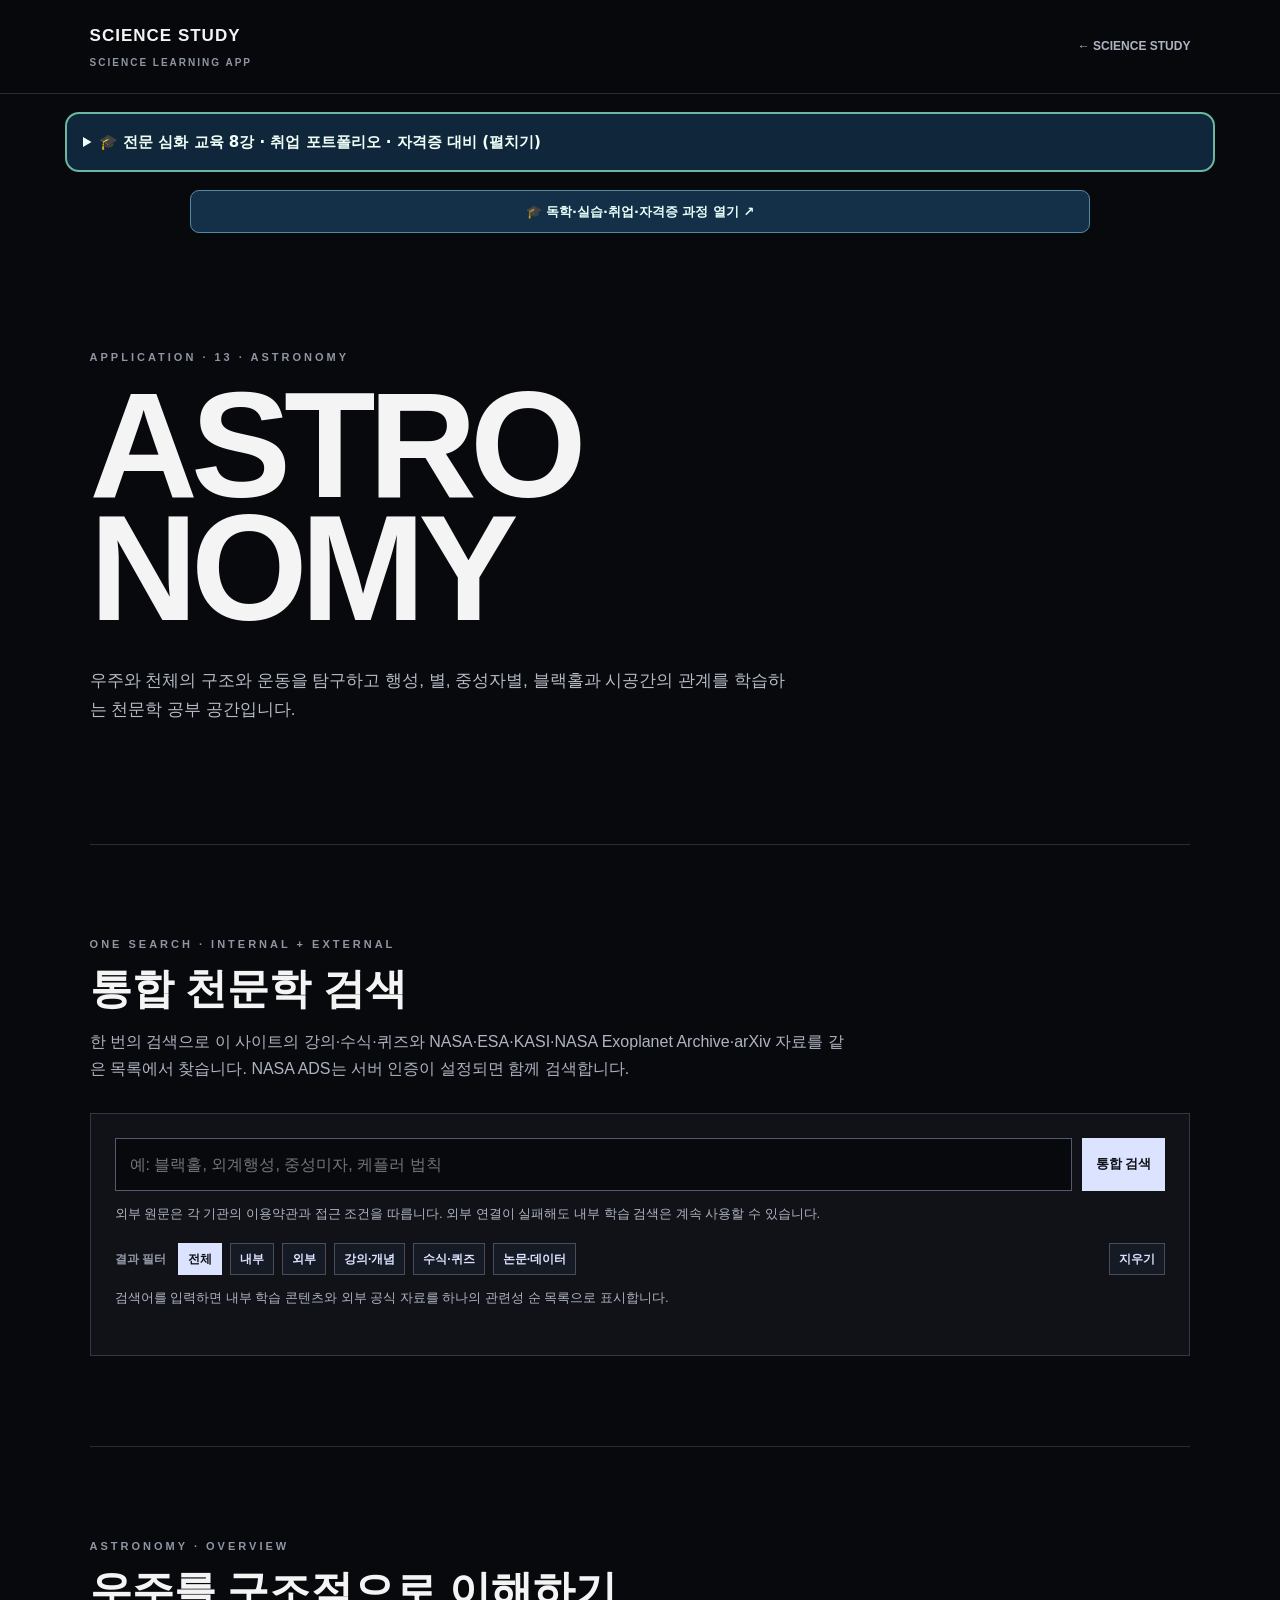
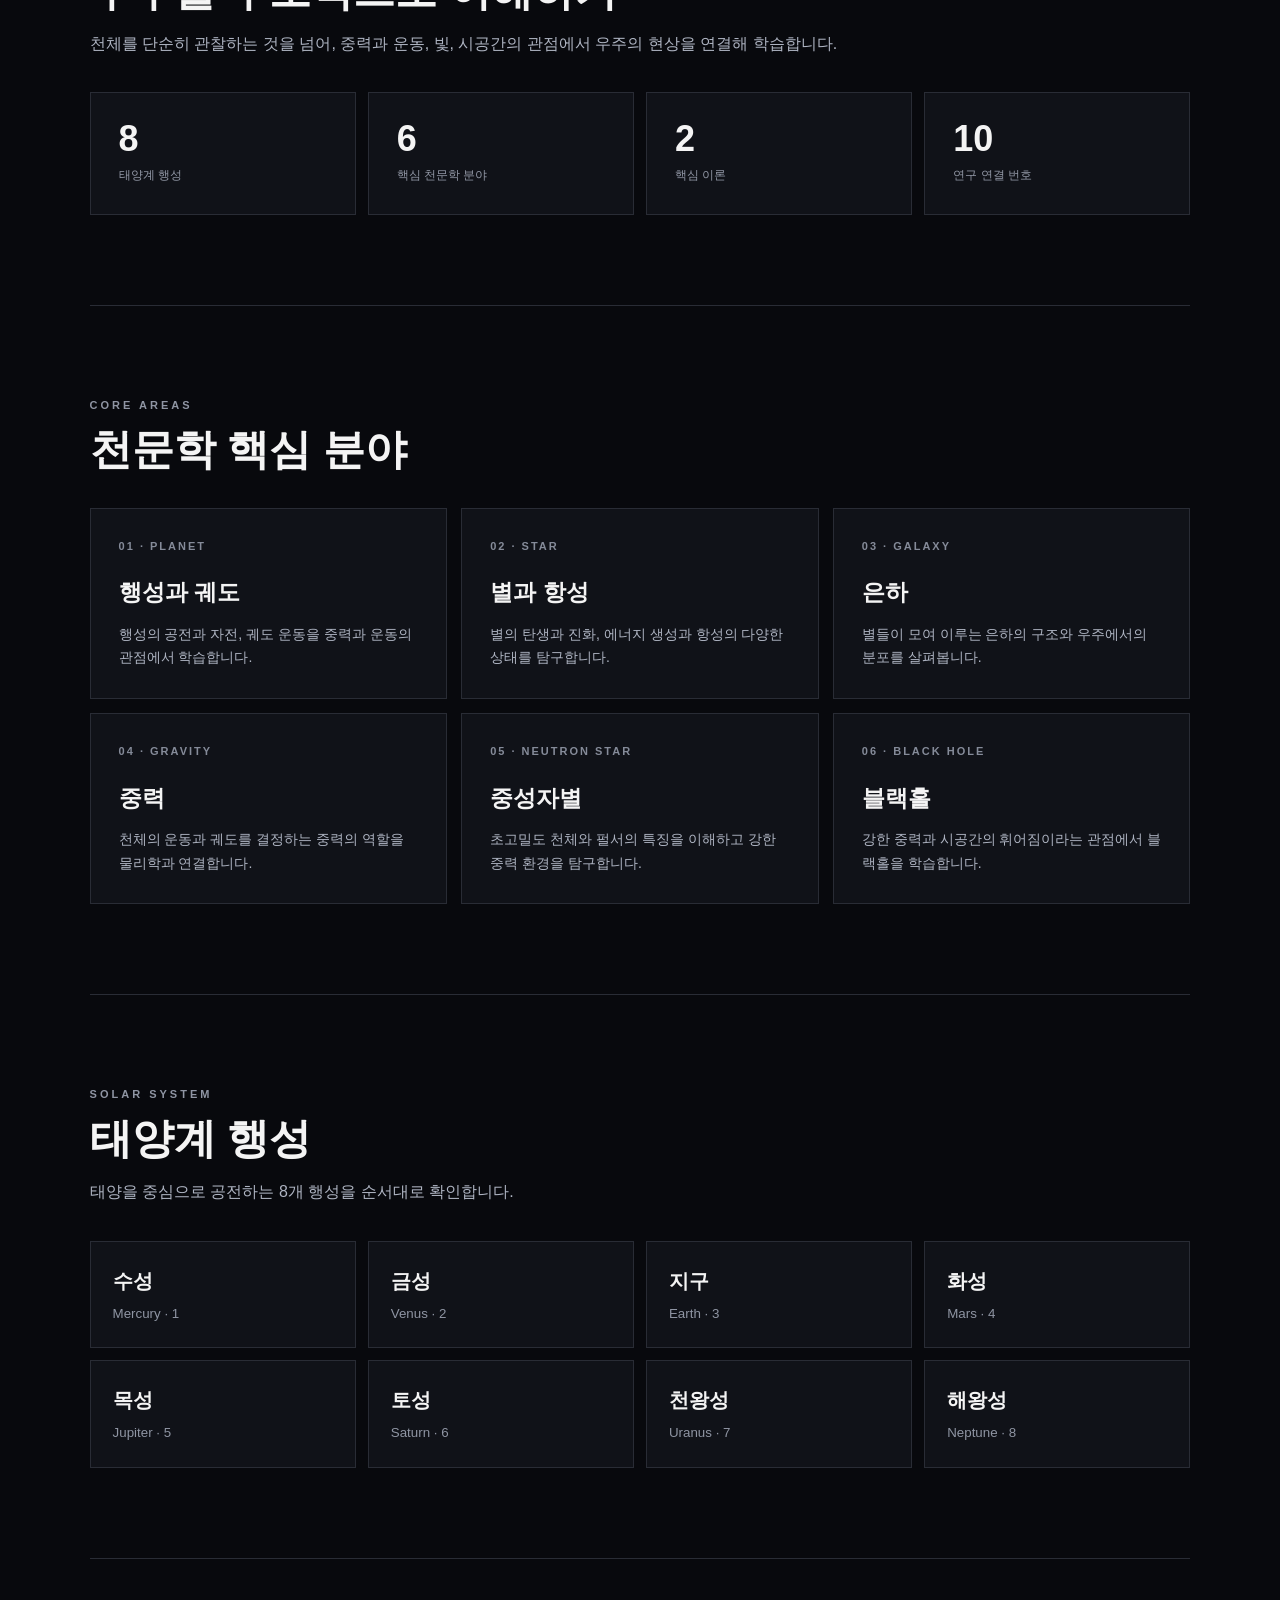
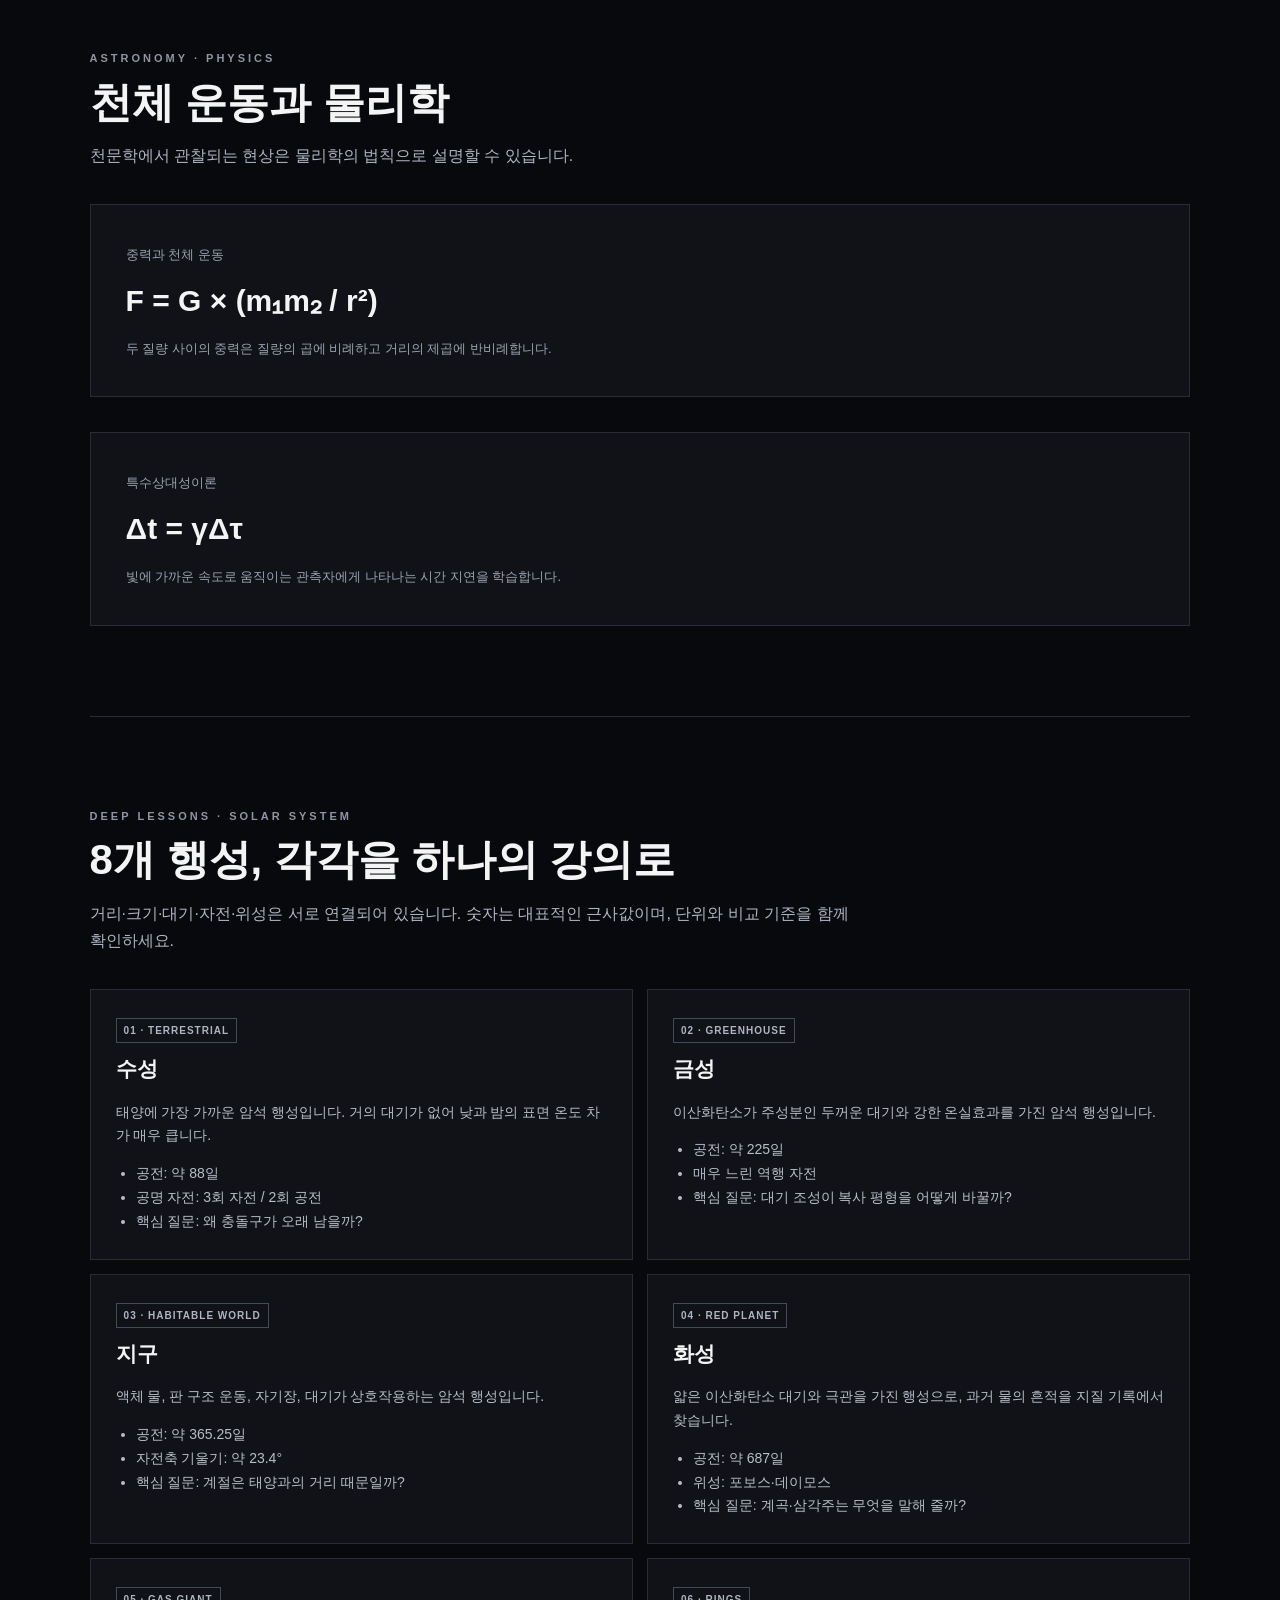
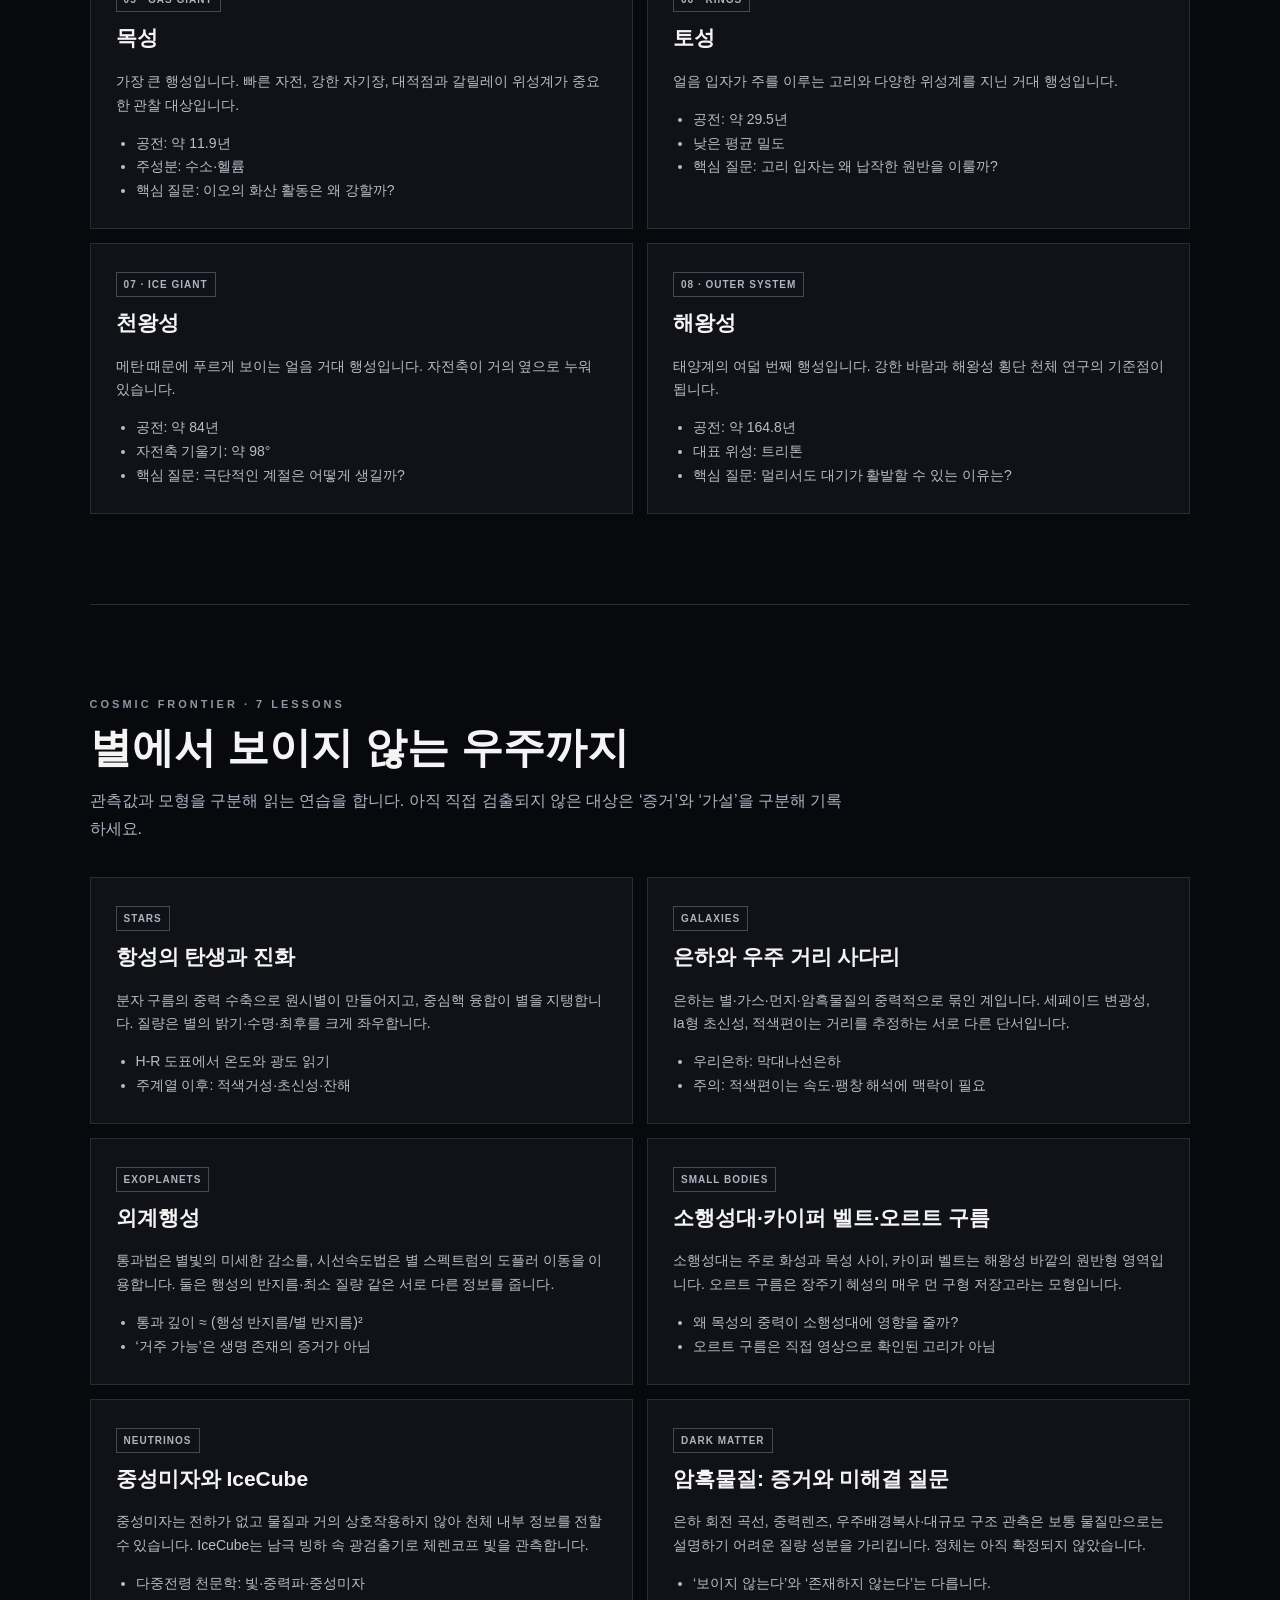
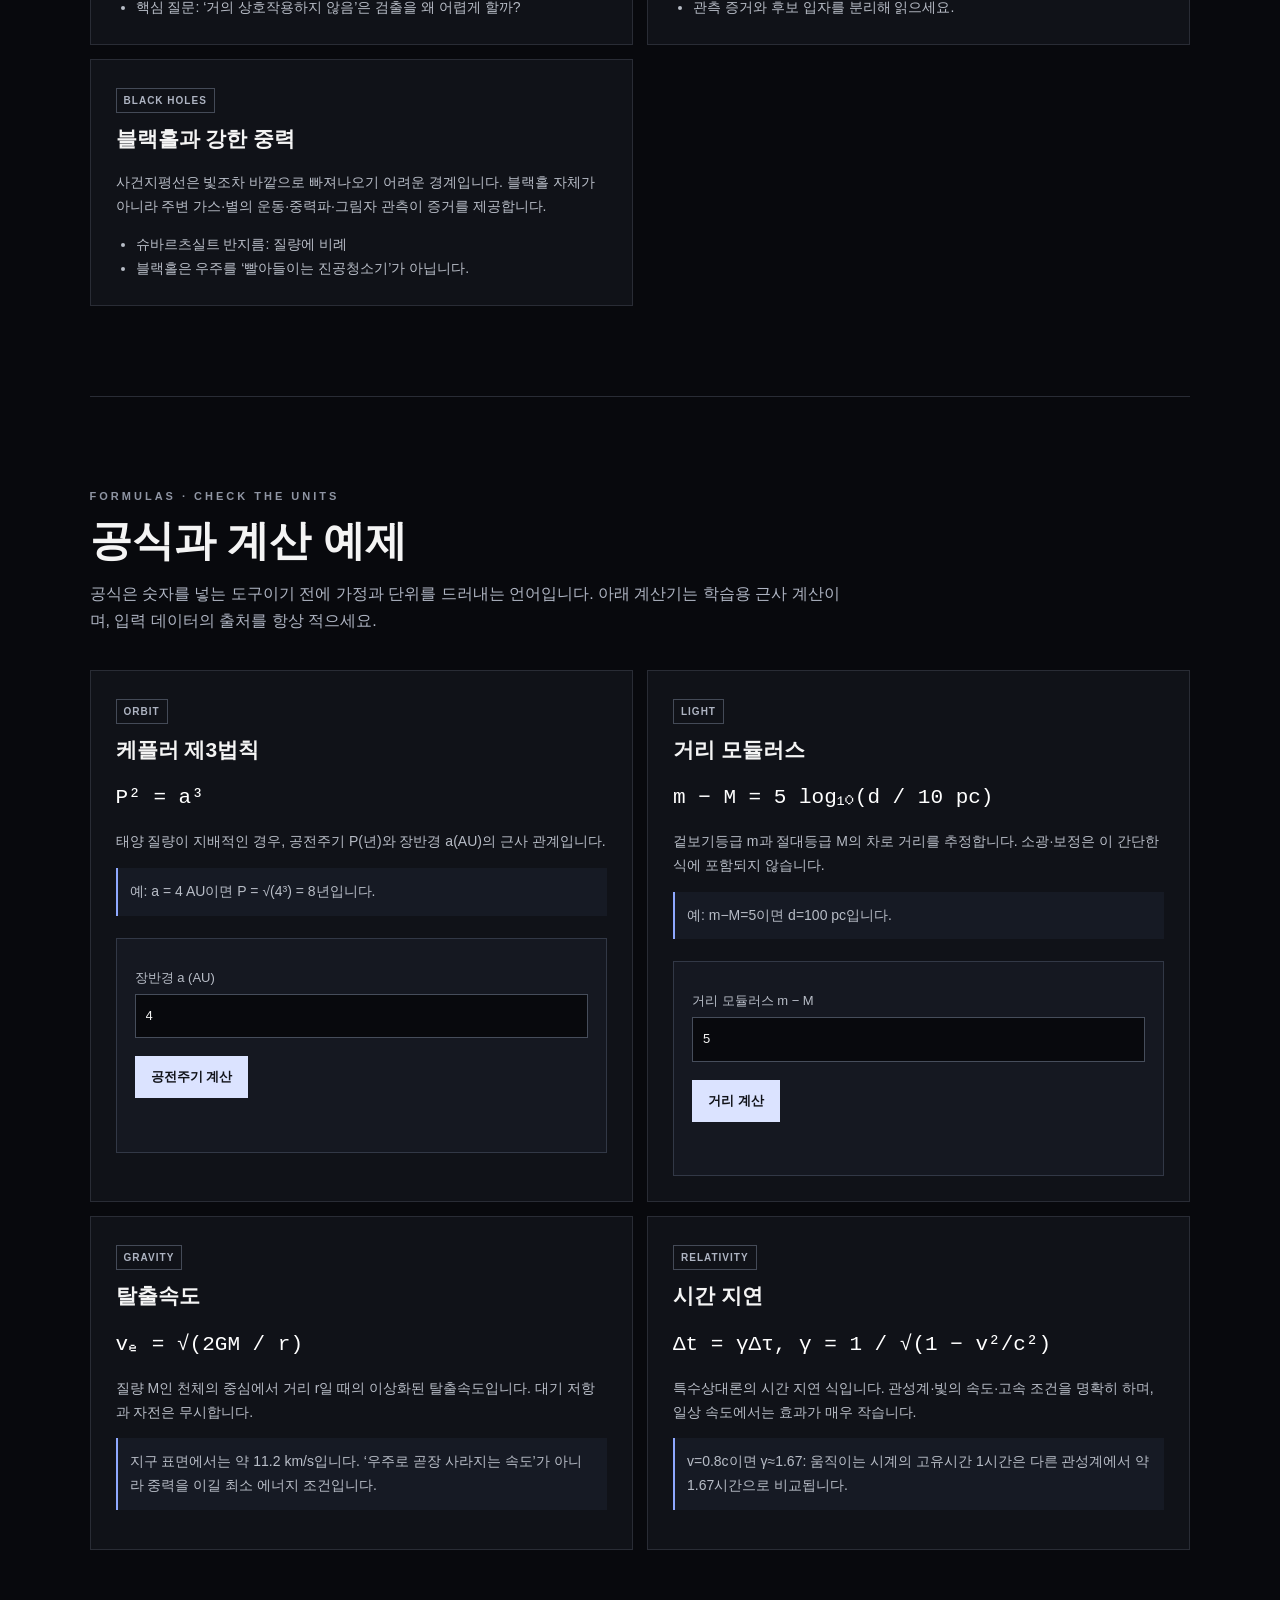
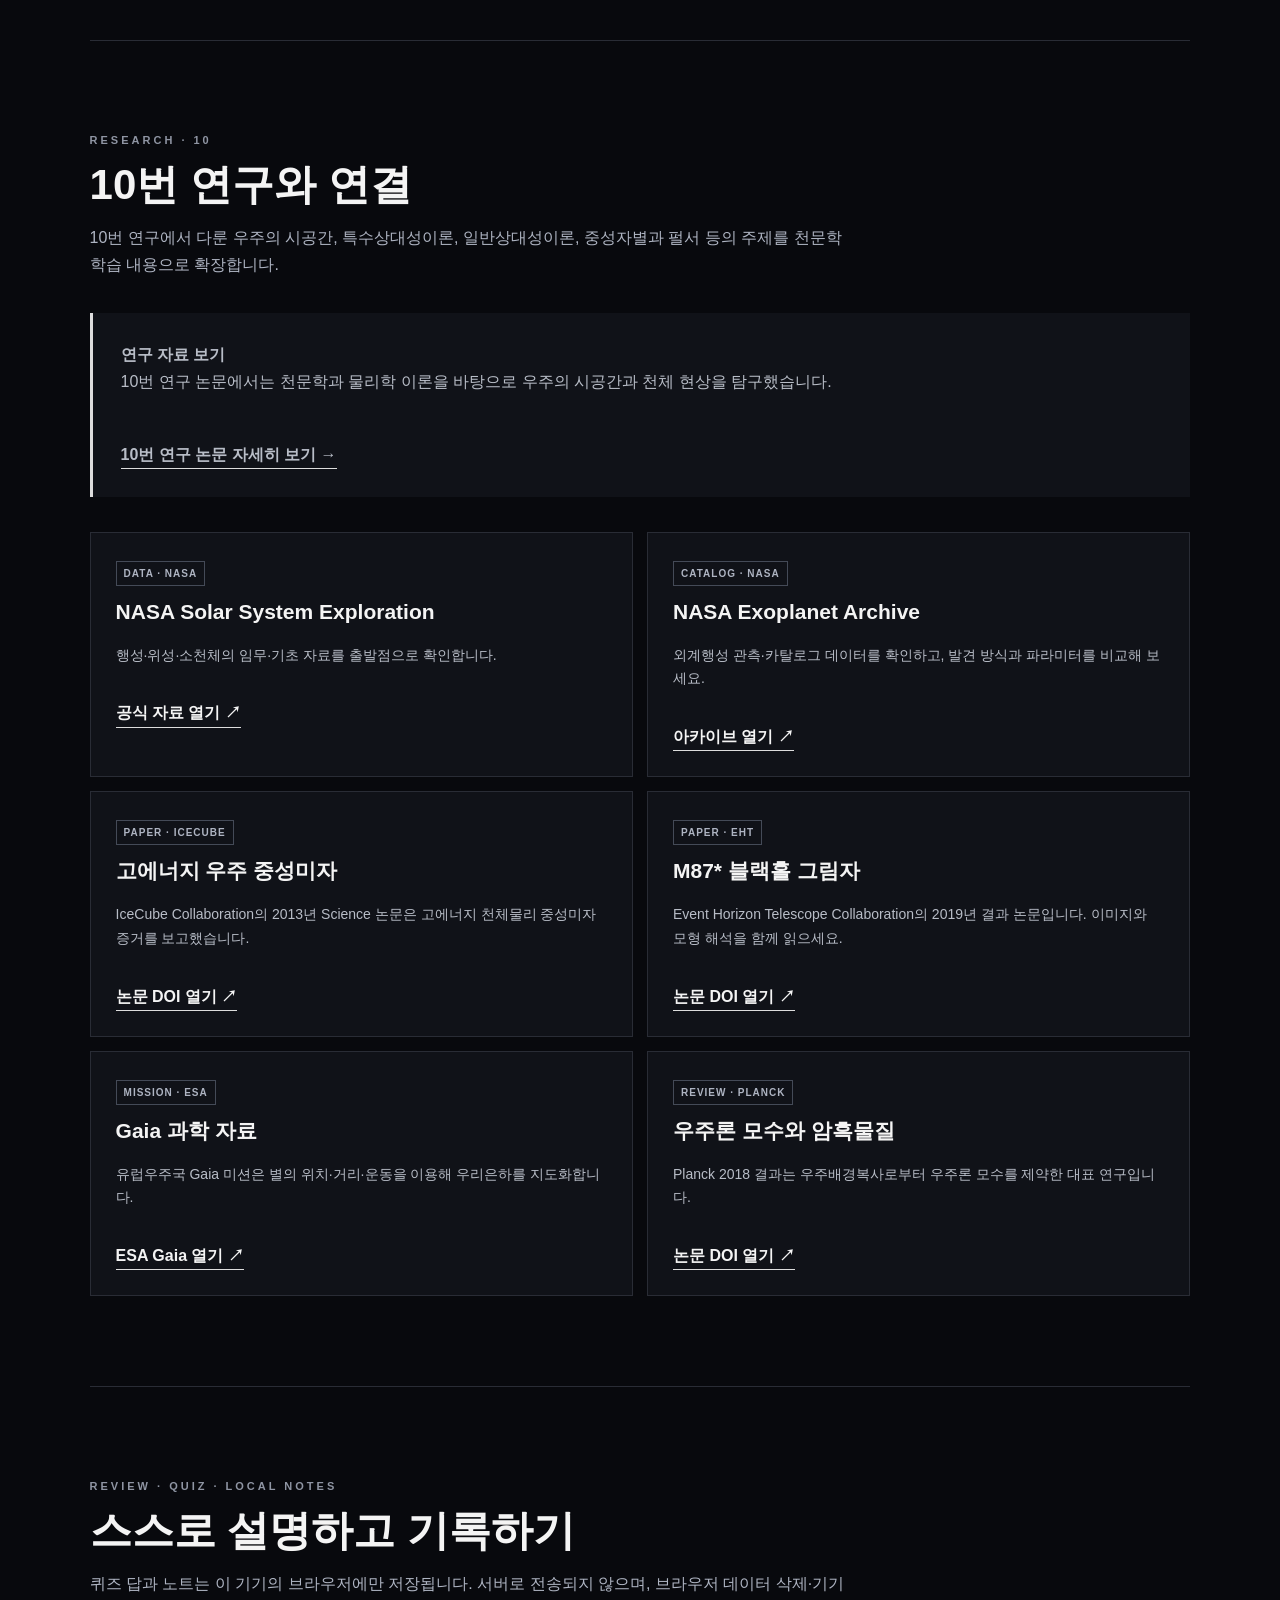
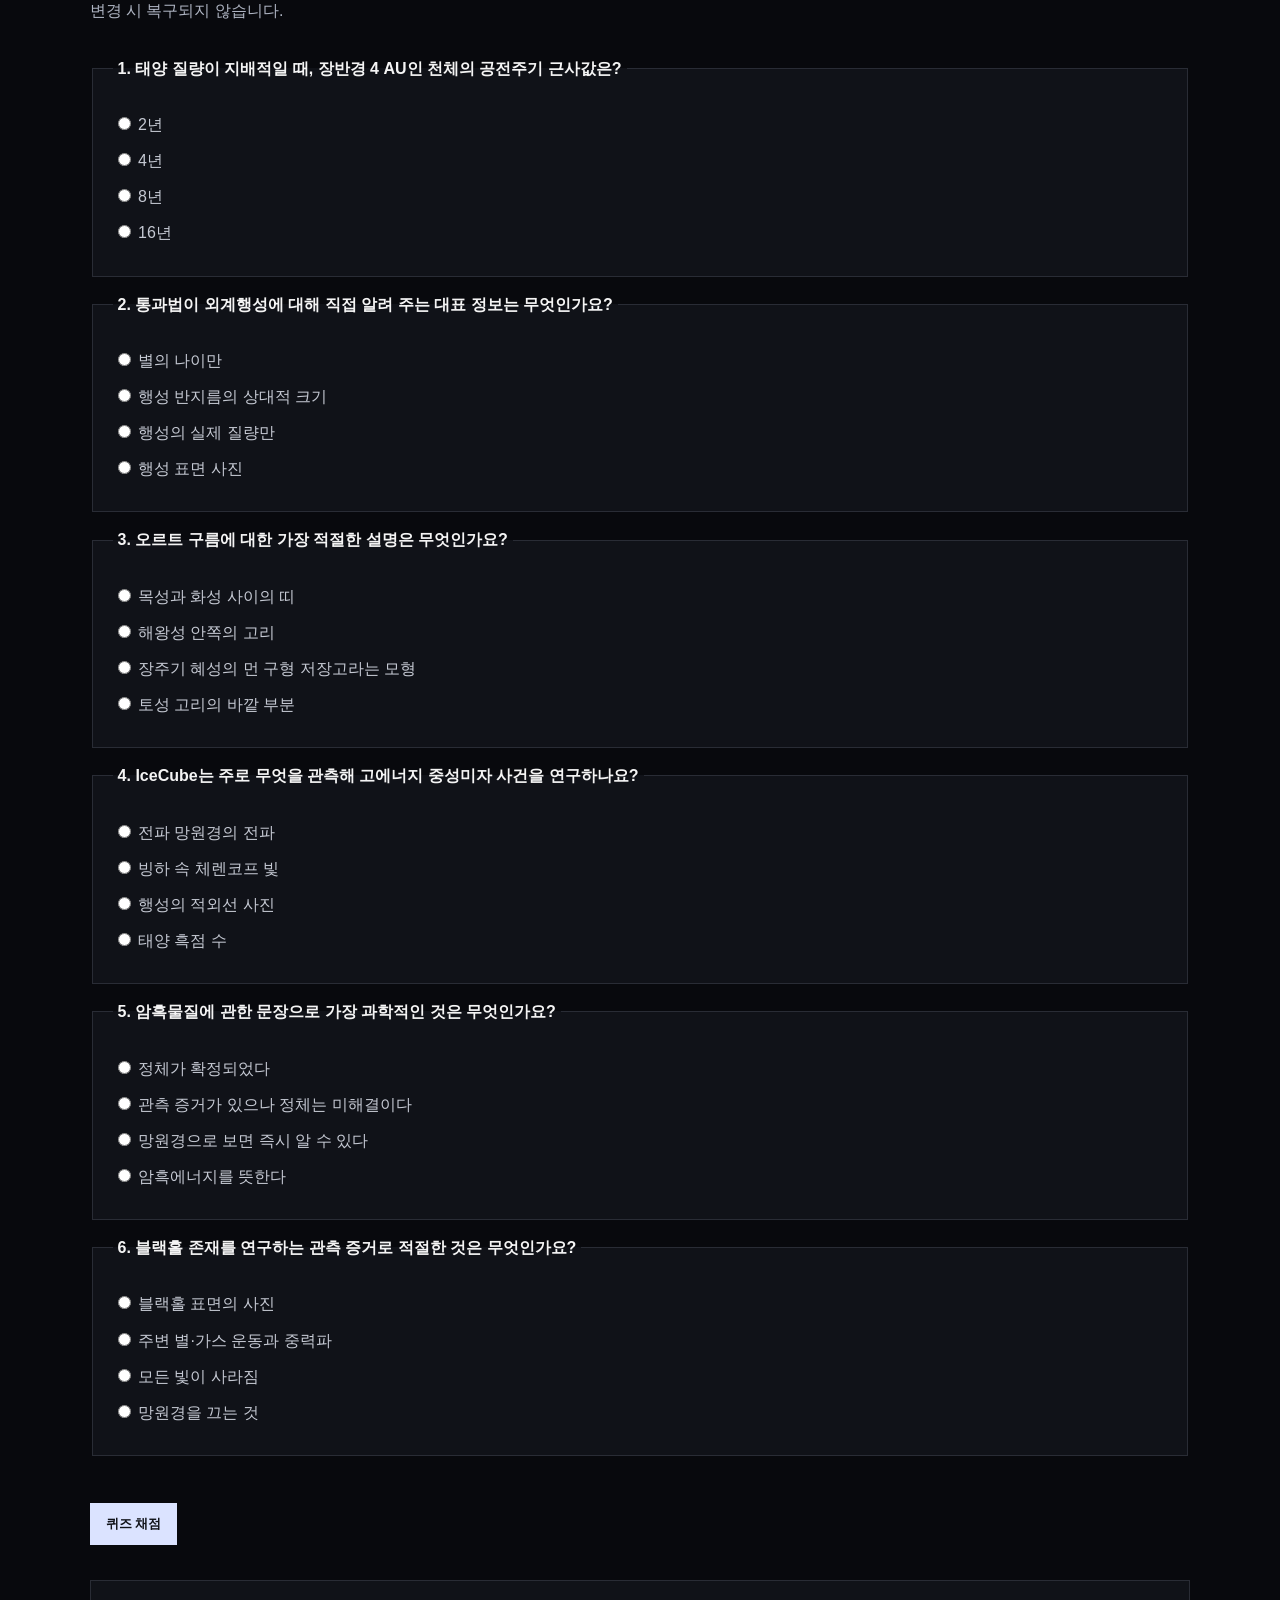
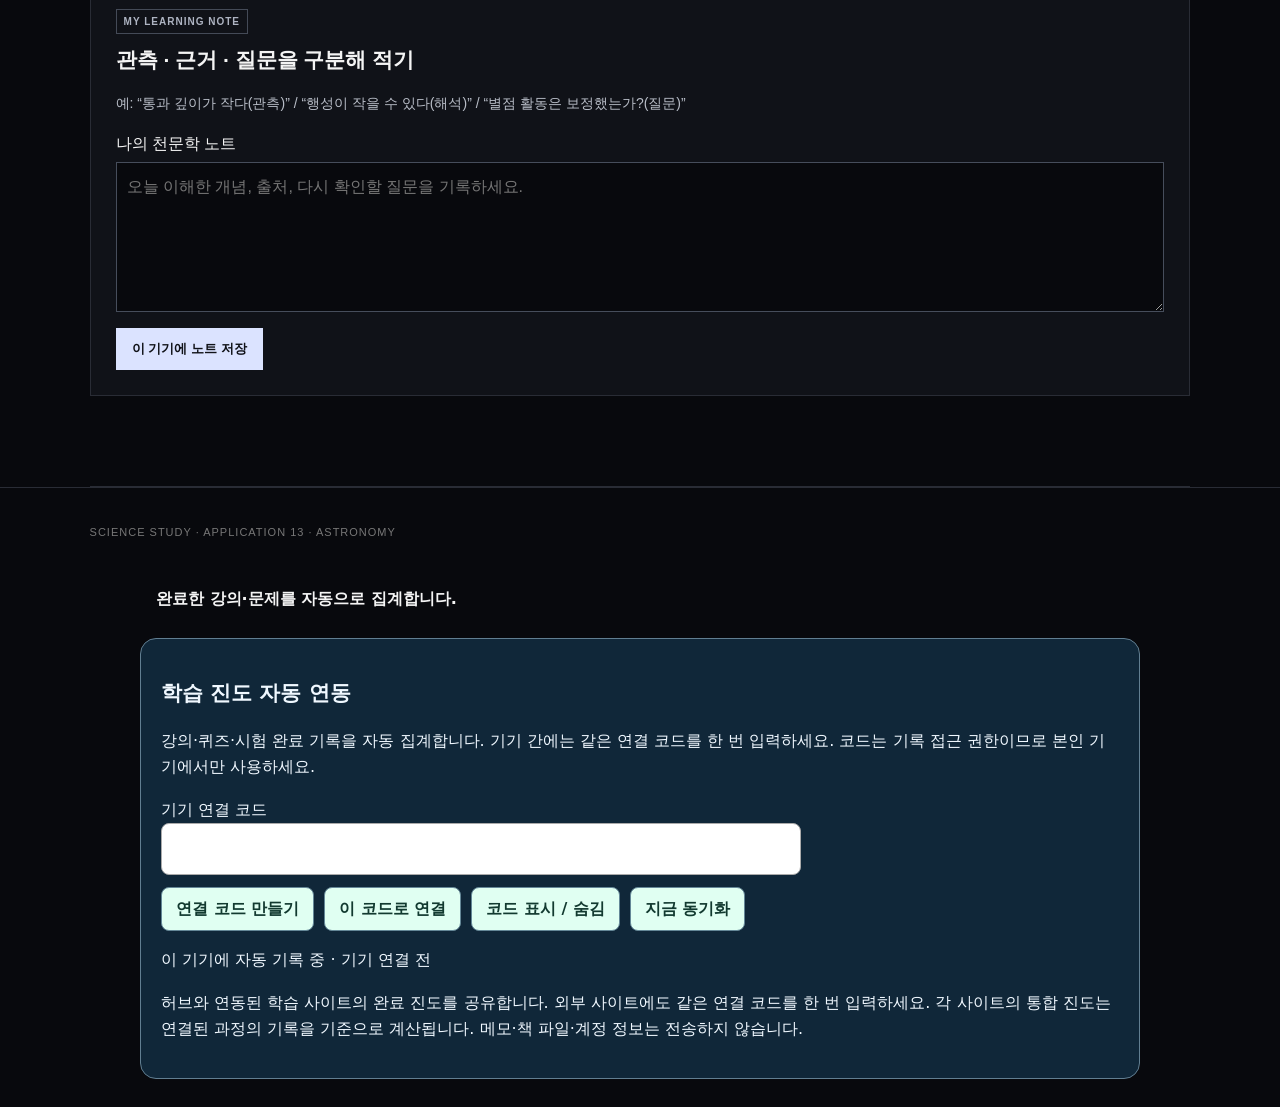
<file: astronomy.html>
<!DOCTYPE html>
<html lang="ko">

<head>

    <meta charset="UTF-8">

    <meta
        name="viewport"
        content="width=device-width, initial-scale=1.0"
    >
    <meta name="theme-color" content="#08090d">
    <link rel="manifest" href="manifest.webmanifest">
    <link rel="icon" href="icon.svg" type="image/svg+xml">
    <link rel="apple-touch-icon" href="icon-192.png">

    <title>
        SCIENCE STUDY · ASTRONOMY
    </title>


    <style>

        * {
            box-sizing: border-box;
        }


        html {
            scroll-behavior: smooth;
        }


        body {

            margin: 0;

            background: #08090d;

            color: #f4f4f4;

            font-family:
                Arial,
                "Noto Sans KR",
                sans-serif;

            line-height: 1.7;

        }


        a {

            color: inherit;

            text-decoration: none;

        }


        /* =========================
           HEADER
        ========================== */

        header {

            position: sticky;

            top: 0;

            z-index: 20;

            display: flex;

            justify-content: space-between;

            align-items: center;

            padding: 22px 7%;

            background:
                rgba(8, 9, 13, 0.94);

            border-bottom:
                1px solid #292c35;

            backdrop-filter:
                blur(10px);

        }


        .logo {

            font-size: 17px;

            font-weight: 800;

            letter-spacing: 1px;

        }


        .logo span {

            display: block;

            margin-top: 3px;

            font-size: 10px;

            color: #8f95a3;

            letter-spacing: 2px;

        }


        .back {

            font-size: 12px;

            font-weight: 700;

            color: #aeb4c2;

        }


        /* =========================
           MAIN
        ========================== */

        main {

            width: 86%;

            max-width: 1180px;

            margin: auto;

        }


        /* =========================
           HERO
        ========================== */

        .hero {

            min-height: 600px;

            display: flex;

            flex-direction: column;

            justify-content: center;

            border-bottom:
                1px solid #292c35;

        }


        .label {

            font-size: 11px;

            font-weight: 800;

            letter-spacing: 3px;

            color: #8f95a3;

        }


        .hero h1 {

            margin: 18px 0 20px;

            font-size:
                clamp(70px, 12vw, 150px);

            line-height: .82;

            letter-spacing: -7px;

        }


        .hero h1 strong {

            font-weight: 800;

        }


        .hero p {

            max-width: 700px;

            color: #b5bac5;

            font-size: 17px;

        }


        /* =========================
           SECTION
        ========================== */

        .section {

            padding: 90px 0;

            border-bottom:
                1px solid #292c35;

        }


        .section h2 {

            font-size: 42px;

            line-height: 1.1;

            margin: 12px 0 15px;

        }


        .desc {

            max-width: 760px;

            color: #aeb4c2;

        }


        /* =========================
           STATS
        ========================== */

        .stats {

            display: grid;

            grid-template-columns:
                repeat(4, 1fr);

            gap: 12px;

            margin-top: 35px;

        }


        .stat {

            padding: 28px;

            background: #101218;

            border:
                1px solid #292c35;

        }


        .stat b {

            display: block;

            font-size: 36px;

            line-height: 1;

        }


        .stat span {

            display: block;

            margin-top: 8px;

            color: #9298a6;

            font-size: 12px;

        }


        /* =========================
           CORE AREAS
        ========================== */

        .grid {

            display: grid;

            grid-template-columns:
                repeat(3, 1fr);

            gap: 14px;

            margin-top: 35px;

        }


        .card {

            padding: 28px;

            background: #101218;

            border:
                1px solid #292c35;

            min-height: 190px;

        }


        .card .num {

            font-size: 11px;

            color: #858b99;

            letter-spacing: 2px;

            font-weight: 700;

        }


        .card h3 {

            margin: 18px 0 10px;

            font-size: 23px;

        }


        .card p {

            margin: 0;

            color: #aeb4c2;

            font-size: 14px;

        }


        /* =========================
           PLANETS
        ========================== */

        .planet-grid {

            display: grid;

            grid-template-columns:
                repeat(4, 1fr);

            gap: 12px;

            margin-top: 35px;

        }


        .planet {

            padding: 22px;

            background: #101218;

            border:
                1px solid #292c35;

        }


        .planet b {

            font-size: 20px;

        }


        .planet small {

            display: block;

            color: #8f95a3;

            margin-top: 5px;

        }


        /* =========================
           FORMULA
        ========================== */

        .formula {

            margin-top: 35px;

            padding: 35px;

            background: #101218;

            border:
                1px solid #292c35;

        }


        .formula strong {

            display: block;

            font-size: 30px;

            margin: 8px 0;

        }


        .formula span {

            color: #9ca2b0;

            font-size: 13px;

        }


        /* =========================
           RESEARCH
        ========================== */

        .note {

            margin-top: 35px;

            padding: 28px;

            background: #101218;

            border-left:
                3px solid #ddd;

            color: #b8bdc7;

        }


        .research-link {

            display: inline-block;

            margin-top: 18px;

            font-weight: 700;

            border-bottom:
                1px solid #ddd;

        }

        /* =========================
           DEEP STUDY · OFFLINE-SAFE
        ========================== */

        .lesson-grid,
        .source-grid,
        .formula-grid {
            display: grid;
            grid-template-columns: repeat(2, minmax(0, 1fr));
            gap: 14px;
            margin-top: 35px;
        }

        .lesson,
        .source-card,
        .formula-card,
        .review-card {
            padding: 25px;
            background: #101218;
            border: 1px solid #292c35;
        }

        .lesson h3,
        .source-card h3,
        .formula-card h3,
        .review-card h3 {
            margin: 8px 0 10px;
            font-size: 21px;
        }

        .lesson p,
        .source-card p,
        .formula-card p,
        .review-card p,
        .lesson li {
            color: #b8bdc7;
            font-size: 14px;
        }

        .lesson ul {
            padding-left: 20px;
            margin: 12px 0 0;
        }

        .tag {
            display: inline-block;
            padding: 3px 7px;
            border: 1px solid #444a57;
            color: #aeb4c2;
            font-size: 10px;
            font-weight: 700;
            letter-spacing: 1px;
        }

        .formula-card code {
            display: block;
            margin: 13px 0;
            color: #fff;
            font-size: 21px;
            overflow-wrap: anywhere;
        }

        .example {
            padding: 12px;
            border-left: 2px solid #8ea8ff;
            background: #161a24;
            color: #cbd2e4;
            font-size: 13px;
        }

        .calculator {
            margin-top: 22px;
            padding: 18px;
            background: #151821;
            border: 1px solid #323846;
        }

        .calculator label {
            display: block;
            margin: 10px 0;
            color: #b8bdc7;
            font-size: 13px;
        }

        .calculator input,
        .review-card textarea {
            width: 100%;
            margin-top: 5px;
            padding: 10px;
            border: 1px solid #464d5b;
            border-radius: 0;
            background: #08090d;
            color: #f4f4f4;
            font: inherit;
        }

        button.study-button {
            margin-top: 8px;
            padding: 11px 15px;
            border: 1px solid #dbe3ff;
            background: #dbe3ff;
            color: #101218;
            cursor: pointer;
            font-weight: 800;
        }

        button.study-button:hover,
        button.study-button:focus-visible {
            background: #fff;
        }

        .result {
            min-height: 1.7em;
            margin: 12px 0 0;
            color: #dbe3ff;
            font-weight: 700;
        }

        .quiz-list {
            display: grid;
            gap: 14px;
            margin-top: 30px;
        }

        .quiz-item {
            padding: 20px;
            border: 1px solid #292c35;
            background: #101218;
        }

        .quiz-item legend {
            padding: 0 5px;
            font-weight: 800;
        }

        .quiz-item label {
            display: block;
            margin: 9px 0;
            color: #c5c9d3;
            cursor: pointer;
        }

        .quiz-feedback {
            margin: 9px 0 0;
            color: #aeb4c2;
            font-size: 13px;
        }

        .quiz-feedback.correct { color: #a6dfb1; }
        .quiz-feedback.incorrect { color: #ffc3c3; }

        .review-card textarea {
            min-height: 150px;
            resize: vertical;
        }

        .save-status {
            margin-left: 10px;
            color: #a6dfb1;
            font-size: 13px;
        }

        /* =========================
           INTEGRATED SEARCH
        ========================== */

        .search-section {
            scroll-margin-top: 92px;
        }

        .sr-only {
            position: absolute;
            width: 1px;
            height: 1px;
            padding: 0;
            margin: -1px;
            overflow: hidden;
            clip: rect(0, 0, 0, 0);
            white-space: nowrap;
            border: 0;
        }

        .search-shell {
            margin-top: 30px;
            padding: 24px;
            background: #101218;
            border: 1px solid #323846;
        }

        .search-form {
            display: grid;
            grid-template-columns: minmax(0, 1fr) auto;
            gap: 10px;
        }

        .search-input {
            width: 100%;
            min-height: 48px;
            padding: 12px 14px;
            border: 1px solid #525b6e;
            border-radius: 0;
            background: #08090d;
            color: #f4f4f4;
            font: inherit;
        }

        .search-input:focus-visible,
        .search-filter:focus-visible,
        .search-submit:focus-visible,
        .search-clear:focus-visible,
        .search-card a:focus-visible {
            outline: 2px solid #dbe3ff;
            outline-offset: 3px;
        }

        .search-submit,
        .search-clear,
        .search-filter {
            min-height: 42px;
            padding: 9px 13px;
            border: 1px solid #dbe3ff;
            border-radius: 0;
            background: #dbe3ff;
            color: #101218;
            cursor: pointer;
            font: inherit;
            font-size: 13px;
            font-weight: 800;
        }

        .search-help,
        .search-status,
        .search-warning,
        .search-meta {
            margin: 12px 0 0;
            color: #aeb4c2;
            font-size: 13px;
        }

        .search-warning {
            color: #ffd299;
        }

        .search-toolbar {
            display: flex;
            flex-wrap: wrap;
            align-items: center;
            gap: 8px;
            margin-top: 18px;
        }

        .search-toolbar > span {
            margin-right: 4px;
            color: #9298a6;
            font-size: 12px;
            font-weight: 700;
        }

        .search-filter,
        .search-clear {
            min-height: 32px;
            padding: 5px 9px;
            border-color: #464d5b;
            background: #161a24;
            color: #dbe3ff;
            font-size: 12px;
        }

        .search-filter[aria-pressed="true"] {
            border-color: #dbe3ff;
            background: #dbe3ff;
            color: #101218;
        }

        .search-clear {
            margin-left: auto;
        }

        .search-results {
            display: grid;
            gap: 12px;
            margin-top: 22px;
        }

        .search-card {
            padding: 18px;
            border: 1px solid #323846;
            background: #0c0f16;
        }

        .search-card h3 {
            margin: 10px 0 8px;
            font-size: 20px;
            line-height: 1.3;
        }

        .search-card p {
            margin: 0;
            color: #b8bdc7;
            font-size: 14px;
        }

        .search-card .search-summary {
            margin-top: 9px;
            color: #d2d8e6;
        }

        .search-card a {
            display: inline-block;
            margin-top: 14px;
            color: #fff;
            font-size: 13px;
            font-weight: 800;
            border-bottom: 1px solid #dbe3ff;
        }

        .search-meta {
            display: flex;
            flex-wrap: wrap;
            gap: 7px 15px;
            margin-top: 12px;
            color: #8f95a3;
            font-size: 11px;
        }


        /* =========================
           FOOTER
        ========================== */

        footer {

            padding: 35px 7%;

            border-top:
                1px solid #292c35;

            color: #777;

            font-size: 11px;

            letter-spacing: 1px;

        }


        /* =========================
           MOBILE
        ========================== */

        @media (max-width: 800px) {

            .stats {

                grid-template-columns:
                    1fr 1fr;

            }


            .grid {

                grid-template-columns:
                    1fr 1fr;

            }


            .planet-grid {

                grid-template-columns:
                    1fr 1fr;

            }

            .lesson-grid,
            .source-grid,
            .formula-grid {
                grid-template-columns: 1fr;
            }

            .search-form {
                grid-template-columns: 1fr;
            }

        }


        @media (max-width: 560px) {

            header {

                padding: 18px 5%;

            }


            main {

                width: 90%;

            }


            .hero {

                min-height: 500px;

            }


            .hero h1 {

                font-size: 65px;

                letter-spacing: -4px;

            }


            .stats,
            .grid,
            .planet-grid {

                grid-template-columns: 1fr;

            }


            .section {

                padding: 65px 0;

            }

            .search-shell {
                padding: 18px;
            }

            .search-clear {
                margin-left: 0;
            }

        }

    </style>

<script src="/progress-core.js" defer></script><script src="/nexus-site-config.js" defer></script><script src="/nexus-site-adapter.js" defer></script><script src="/progress-client.js" data-api="https://study-nexus-hub.vercel.app/api/progress" defer></script></head>


<body>


    <!-- =========================
         HEADER
    ========================== -->

    <header>

        <a
            href="app.html"
            class="logo"
        >

            SCIENCE STUDY

            <span>
                SCIENCE LEARNING APP
            </span>

        </a>


        <a
            href="app.html"
            class="back"
        >

            ← SCIENCE STUDY

        </a>

    </header>
<details data-nexus-native="2026-v3" style="box-sizing:border-box;display:block;clear:both;max-width:1150px;margin:18px auto;padding:16px;border:2px solid #6cb7a2;border-radius:14px;background:#10273b;color:#f0fff7;font:400 14px/1.6 system-ui,-apple-system,Arial,sans-serif"><summary style="cursor:pointer;font-size:15px;font-weight:800">🎓 전문 심화 교육 8강 · 취업 포트폴리오 · 자격증 대비 (펼치기)</summary><p style="font-size:12px;color:#d2ebe6">기존 강의·검색·퀴즈를 보존하면서 추가한 전문 심화 단원입니다.</p><h3>기초·실무 심화 강의 8강</h3><div style="display:grid;grid-template-columns:repeat(auto-fit,minmax(min(100%,245px),1fr));gap:9px"><details style="border:1px solid #5a8291;border-radius:9px;padding:10px;background:#142d40;color:#f0fffa"><summary style="cursor:pointer;font-size:13px;font-weight:750">1강. 측정과 단위</summary><div style="font-size:12px;line-height:1.7;padding-top:10px"><strong>핵심 개념</strong><p>천문학·물리학에서 광년은 거리, 초는 시간이며 계산 전 단위의 호환성이 중요해.</p><strong>실습·검증 과제</strong><p>AU·광년·km 세 단위를 구분하고 임의 천체 거리 3개에 단위 변환표를 작성해.</p></div></details><details style="border:1px solid #5a8291;border-radius:9px;padding:10px;background:#142d40;color:#f0fffa"><summary style="cursor:pointer;font-size:13px;font-weight:750">2강. 관측 증거와 가설</summary><div style="font-size:12px;line-height:1.7;padding-top:10px"><strong>핵심 개념</strong><p>관측값, 측정 오차, 이론에서 예측한 값은 별개이며 가설은 반증 가능해야 해.</p><strong>실습·검증 과제</strong><p>외계행성 발견 뉴스를 골라 관측 도구·측정값·불확실성·추측을 표로 나눠.</p></div></details><details style="border:1px solid #5a8291;border-radius:9px;padding:10px;background:#142d40;color:#f0fffa"><summary style="cursor:pointer;font-size:13px;font-weight:750">3강. 운동과 에너지</summary><div style="font-size:12px;line-height:1.7;padding-top:10px"><strong>핵심 개념</strong><p>속도·가속도·힘은 다르고 운동에너지의 차원은 질량 곱하기 속도의 제곱이야.</p><strong>실습·검증 과제</strong><p>질량과 속도를 바꾸어 운동에너지 변화를 계산하고 단위를 검산해.</p></div></details><details style="border:1px solid #5a8291;border-radius:9px;padding:10px;background:#142d40;color:#f0fffa"><summary style="cursor:pointer;font-size:13px;font-weight:750">4강. 원소와 화학식</summary><div style="font-size:12px;line-height:1.7;padding-top:10px"><strong>핵심 개념</strong><p>원자번호는 양성자 수이며 화학식의 아래첨자는 원자 수를 나타내.</p><strong>실습·검증 과제</strong><p>광물 3개 화학식의 구성 원소와 원자 수를 정리해 실제 광물 자료와 비교해.</p></div></details><details style="border:1px solid #5a8291;border-radius:9px;padding:10px;background:#142d40;color:#f0fffa"><summary style="cursor:pointer;font-size:13px;font-weight:750">5강. 지구 내부와 암석</summary><div style="font-size:12px;line-height:1.7;padding-top:10px"><strong>핵심 개념</strong><p>광물은 일정한 화학 구조를 가지며 암석은 하나 이상의 광물로 구성될 수 있어.</p><strong>실습·검증 과제</strong><p>화성암·퇴적암·변성암을 예시와 생성 과정에 따라 분류해.</p></div></details><details style="border:1px solid #5a8291;border-radius:9px;padding:10px;background:#142d40;color:#f0fffa"><summary style="cursor:pointer;font-size:13px;font-weight:750">6강. 데이터 시각화</summary><div style="font-size:12px;line-height:1.7;padding-top:10px"><strong>핵심 개념</strong><p>그래프의 축·단위·표본 수를 명시해야 과장이나 해석 오류를 줄일 수 있어.</p><strong>실습·검증 과제</strong><p>공개 천체 데이터 10행을 그래프로 그리고 축 제목과 출처를 첨부해.</p></div></details><details style="border:1px solid #5a8291;border-radius:9px;padding:10px;background:#142d40;color:#f0fffa"><summary style="cursor:pointer;font-size:13px;font-weight:750">7강. 연구 재현성</summary><div style="font-size:12px;line-height:1.7;padding-top:10px"><strong>핵심 개념</strong><p>데이터 출처·계산식·버전·제약을 기록하면 다른 사람이 결과를 검증할 수 있어.</p><strong>실습·검증 과제</strong><p>측정 데이터와 계산 과정을 CSV·코드·README로 묶어.</p></div></details><details style="border:1px solid #5a8291;border-radius:9px;padding:10px;background:#142d40;color:#f0fffa"><summary style="cursor:pointer;font-size:13px;font-weight:750">8강. 과학 보고서</summary><div style="font-size:12px;line-height:1.7;padding-top:10px"><strong>핵심 개념</strong><p>문제·방법·결과·한계·참고문헌을 구분하고 주장을 증거에 맞춰 써야 해.</p><strong>실습·검증 과제</strong><p>외계행성 또는 광물 주제로 2쪽 보고서를 작성하고 근거가 없는 문장을 수정해.</p></div></details></div><h3 style="font-size:17px;margin:18px 0 9px">실무 프로젝트: 외계행성·광물 공개 데이터 분석 포트폴리오</h3><p style="font-size:13px">관측·조성 데이터 20행 이상과 출처를 CSV로 정리하고 계산식·그래프로 해석하자.</p><ul style="font-size:12px;line-height:1.65"><li>공식 자료에서 데이터셋을 수집하고 출처·측정 단위를 기록</li><li>CSV를 정리하고 누락값과 자료의 시간·오차를 점검</li><li>그래프를 만들고 주장을 측정값·가설로 구분</li><li>계산식·재현 절차와 파일 버전을 README에 설명</li><li>2쪽 보고서에서 한계와 추가 분석 질문을 설명</li></ul><p style="font-size:12px"><a href="https://study-nexus-hub.vercel.app/intensive.html?site=frontier" target="_blank" rel="noopener noreferrer" style="color:#a5ffdd">실습 기록·자동 평가·노트 열기 ↗</a> · <a href="https://study-nexus-hub.vercel.app/career-ready.html?site=frontier" target="_blank" rel="noopener noreferrer" style="color:#a5ffdd">실전 프로젝트·공식 시험 안내 ↗</a></p></details>
<a data-study-nexus-course="1" href="https://study-nexus-hub.vercel.app/academy.html?site=frontier" target="_blank" rel="noopener noreferrer" style="display:block;max-width:900px;margin:12px auto;padding:11px 15px;border:1px solid #528ba0;border-radius:9px;background:#143048;color:#e7fff9;font:700 13px/1.5 system-ui,Arial,sans-serif;text-align:center;text-decoration:none">🎓 독학·실습·취업·자격증 과정 열기 ↗</a>



    <main>


        <!-- =========================
             HERO
        ========================== -->

        <section class="hero">

            <div class="label">
                APPLICATION · 13 · ASTRONOMY
            </div>


            <h1>

                ASTRO<br>

                <strong>NOMY</strong>

            </h1>


            <p>

                우주와 천체의 구조와 운동을 탐구하고
                행성, 별, 중성자별, 블랙홀과
                시공간의 관계를 학습하는
                천문학 공부 공간입니다.

            </p>

        </section>



        <!-- =========================
             INTEGRATED ASTRONOMY SEARCH
        ========================== -->

        <section class="section search-section" id="integrated-search" aria-labelledby="integrated-search-title">
            <div class="label">ONE SEARCH · INTERNAL + EXTERNAL</div>
            <h2 id="integrated-search-title">통합 천문학 검색</h2>
            <p class="desc">한 번의 검색으로 이 사이트의 강의·수식·퀴즈와 NASA·ESA·KASI·NASA Exoplanet Archive·arXiv 자료를 같은 목록에서 찾습니다. NASA ADS는 서버 인증이 설정되면 함께 검색합니다.</p>
            <div class="search-shell">
                <form class="search-form" id="astronomy-search-form" role="search">
                    <label class="sr-only" for="astronomy-search-input">천문학 통합 검색어</label>
                    <input class="search-input" id="astronomy-search-input" name="q" type="search" autocomplete="off" maxlength="80" placeholder="예: 블랙홀, 외계행성, 중성미자, 케플러 법칙" enterkeyhint="search">
                    <button class="search-submit" type="submit">통합 검색</button>
                </form>
                <p class="search-help">외부 원문은 각 기관의 이용약관과 접근 조건을 따릅니다. 외부 연결이 실패해도 내부 학습 검색은 계속 사용할 수 있습니다.</p>
                <div class="search-toolbar" aria-label="검색 결과 필터">
                    <span>결과 필터</span>
                    <button class="search-filter" type="button" data-search-filter="all" aria-pressed="true">전체</button>
                    <button class="search-filter" type="button" data-search-filter="internal" aria-pressed="false">내부</button>
                    <button class="search-filter" type="button" data-search-filter="external" aria-pressed="false">외부</button>
                    <button class="search-filter" type="button" data-search-filter="learning" aria-pressed="false">강의·개념</button>
                    <button class="search-filter" type="button" data-search-filter="formula" aria-pressed="false">수식·퀴즈</button>
                    <button class="search-filter" type="button" data-search-filter="research" aria-pressed="false">논문·데이터</button>
                    <button class="search-clear" type="button" id="astronomy-search-clear">지우기</button>
                </div>
                <p class="search-status" id="astronomy-search-status" aria-live="polite">검색어를 입력하면 내부 학습 콘텐츠와 외부 공식 자료를 하나의 관련성 순 목록으로 표시합니다.</p>
                <p class="search-warning" id="astronomy-search-warning" aria-live="polite"></p>
                <div class="search-results" id="astronomy-search-results" aria-live="polite" aria-busy="false"></div>
            </div>
        </section>



        <!-- =========================
             OVERVIEW
        ========================== -->

        <section class="section">

            <div class="label">
                ASTRONOMY · OVERVIEW
            </div>


            <h2>
                우주를 구조적으로 이해하기
            </h2>


            <p class="desc">

                천체를 단순히 관찰하는 것을 넘어,
                중력과 운동, 빛, 시공간의 관점에서
                우주의 현상을 연결해 학습합니다.

            </p>


            <div class="stats">


                <div class="stat">

                    <b>
                        8
                    </b>

                    <span>
                        태양계 행성
                    </span>

                </div>


                <div class="stat">

                    <b>
                        6
                    </b>

                    <span>
                        핵심 천문학 분야
                    </span>

                </div>


                <div class="stat">

                    <b>
                        2
                    </b>

                    <span>
                        핵심 이론
                    </span>

                </div>


                <div class="stat">

                    <b>
                        10
                    </b>

                    <span>
                        연구 연결 번호
                    </span>

                </div>


            </div>

        </section>



        <!-- =========================
             CORE AREAS
        ========================== -->

        <section class="section">

            <div class="label">
                CORE AREAS
            </div>


            <h2>
                천문학 핵심 분야
            </h2>


            <div class="grid">


                <div class="card">

                    <div class="num">
                        01 · PLANET
                    </div>

                    <h3>
                        행성과 궤도
                    </h3>

                    <p>

                        행성의 공전과 자전,
                        궤도 운동을 중력과
                        운동의 관점에서 학습합니다.

                    </p>

                </div>



                <div class="card">

                    <div class="num">
                        02 · STAR
                    </div>

                    <h3>
                        별과 항성
                    </h3>

                    <p>

                        별의 탄생과 진화,
                        에너지 생성과 항성의
                        다양한 상태를 탐구합니다.

                    </p>

                </div>



                <div class="card">

                    <div class="num">
                        03 · GALAXY
                    </div>

                    <h3>
                        은하
                    </h3>

                    <p>

                        별들이 모여 이루는
                        은하의 구조와 우주에서의
                        분포를 살펴봅니다.

                    </p>

                </div>



                <div class="card">

                    <div class="num">
                        04 · GRAVITY
                    </div>

                    <h3>
                        중력
                    </h3>

                    <p>

                        천체의 운동과 궤도를
                        결정하는 중력의 역할을
                        물리학과 연결합니다.

                    </p>

                </div>



                <div class="card">

                    <div class="num">
                        05 · NEUTRON STAR
                    </div>

                    <h3>
                        중성자별
                    </h3>

                    <p>

                        초고밀도 천체와 펄서의
                        특징을 이해하고 강한
                        중력 환경을 탐구합니다.

                    </p>

                </div>



                <div class="card">

                    <div class="num">
                        06 · BLACK HOLE
                    </div>

                    <h3>
                        블랙홀
                    </h3>

                    <p>

                        강한 중력과 시공간의
                        휘어짐이라는 관점에서
                        블랙홀을 학습합니다.

                    </p>

                </div>


            </div>

        </section>



        <!-- =========================
             SOLAR SYSTEM
        ========================== -->

        <section class="section">

            <div class="label">
                SOLAR SYSTEM
            </div>


            <h2>
                태양계 행성
            </h2>


            <p class="desc">

                태양을 중심으로 공전하는
                8개 행성을 순서대로 확인합니다.

            </p>


            <div class="planet-grid">


                <div class="planet">

                    <b>
                        수성
                    </b>

                    <small>
                        Mercury · 1
                    </small>

                </div>


                <div class="planet">

                    <b>
                        금성
                    </b>

                    <small>
                        Venus · 2
                    </small>

                </div>


                <div class="planet">

                    <b>
                        지구
                    </b>

                    <small>
                        Earth · 3
                    </small>

                </div>


                <div class="planet">

                    <b>
                        화성
                    </b>

                    <small>
                        Mars · 4
                    </small>

                </div>


                <div class="planet">

                    <b>
                        목성
                    </b>

                    <small>
                        Jupiter · 5
                    </small>

                </div>


                <div class="planet">

                    <b>
                        토성
                    </b>

                    <small>
                        Saturn · 6
                    </small>

                </div>


                <div class="planet">

                    <b>
                        천왕성
                    </b>

                    <small>
                        Uranus · 7
                    </small>

                </div>


                <div class="planet">

                    <b>
                        해왕성
                    </b>

                    <small>
                        Neptune · 8
                    </small>

                </div>


            </div>

        </section>



        <!-- =========================
             PHYSICS CONNECTION
        ========================== -->

        <section class="section">

            <div class="label">
                ASTRONOMY · PHYSICS
            </div>


            <h2>
                천체 운동과 물리학
            </h2>


            <p class="desc">

                천문학에서 관찰되는 현상은
                물리학의 법칙으로 설명할 수 있습니다.

            </p>



            <div class="formula">

                <span>
                    중력과 천체 운동
                </span>


                <strong>
                    F = G × (m₁m₂ / r²)
                </strong>


                <span>

                    두 질량 사이의 중력은
                    질량의 곱에 비례하고
                    거리의 제곱에 반비례합니다.

                </span>

            </div>



            <div class="formula">

                <span>
                    특수상대성이론
                </span>


                <strong>
                    Δt = γΔτ
                </strong>


                <span>

                    빛에 가까운 속도로 움직이는
                    관측자에게 나타나는
                    시간 지연을 학습합니다.

                </span>

            </div>

        </section>



        <!-- =========================
             PLANET LESSONS
        ========================== -->

        <section class="section" id="planet-lessons">
            <div class="label">DEEP LESSONS · SOLAR SYSTEM</div>
            <h2>8개 행성, 각각을 하나의 강의로</h2>
            <p class="desc">거리·크기·대기·자전·위성은 서로 연결되어 있습니다. 숫자는 대표적인 근사값이며, 단위와 비교 기준을 함께 확인하세요.</p>
            <div class="lesson-grid">
                <article class="lesson"><span class="tag">01 · TERRESTRIAL</span><h3>수성</h3><p>태양에 가장 가까운 암석 행성입니다. 거의 대기가 없어 낮과 밤의 표면 온도 차가 매우 큽니다.</p><ul><li>공전: 약 88일</li><li>공명 자전: 3회 자전 / 2회 공전</li><li>핵심 질문: 왜 충돌구가 오래 남을까?</li></ul></article>
                <article class="lesson"><span class="tag">02 · GREENHOUSE</span><h3>금성</h3><p>이산화탄소가 주성분인 두꺼운 대기와 강한 온실효과를 가진 암석 행성입니다.</p><ul><li>공전: 약 225일</li><li>매우 느린 역행 자전</li><li>핵심 질문: 대기 조성이 복사 평형을 어떻게 바꿀까?</li></ul></article>
                <article class="lesson"><span class="tag">03 · HABITABLE WORLD</span><h3>지구</h3><p>액체 물, 판 구조 운동, 자기장, 대기가 상호작용하는 암석 행성입니다.</p><ul><li>공전: 약 365.25일</li><li>자전축 기울기: 약 23.4°</li><li>핵심 질문: 계절은 태양과의 거리 때문일까?</li></ul></article>
                <article class="lesson"><span class="tag">04 · RED PLANET</span><h3>화성</h3><p>얇은 이산화탄소 대기와 극관을 가진 행성으로, 과거 물의 흔적을 지질 기록에서 찾습니다.</p><ul><li>공전: 약 687일</li><li>위성: 포보스·데이모스</li><li>핵심 질문: 계곡·삼각주는 무엇을 말해 줄까?</li></ul></article>
                <article class="lesson"><span class="tag">05 · GAS GIANT</span><h3>목성</h3><p>가장 큰 행성입니다. 빠른 자전, 강한 자기장, 대적점과 갈릴레이 위성계가 중요한 관찰 대상입니다.</p><ul><li>공전: 약 11.9년</li><li>주성분: 수소·헬륨</li><li>핵심 질문: 이오의 화산 활동은 왜 강할까?</li></ul></article>
                <article class="lesson"><span class="tag">06 · RINGS</span><h3>토성</h3><p>얼음 입자가 주를 이루는 고리와 다양한 위성계를 지닌 거대 행성입니다.</p><ul><li>공전: 약 29.5년</li><li>낮은 평균 밀도</li><li>핵심 질문: 고리 입자는 왜 납작한 원반을 이룰까?</li></ul></article>
                <article class="lesson"><span class="tag">07 · ICE GIANT</span><h3>천왕성</h3><p>메탄 때문에 푸르게 보이는 얼음 거대 행성입니다. 자전축이 거의 옆으로 누워 있습니다.</p><ul><li>공전: 약 84년</li><li>자전축 기울기: 약 98°</li><li>핵심 질문: 극단적인 계절은 어떻게 생길까?</li></ul></article>
                <article class="lesson"><span class="tag">08 · OUTER SYSTEM</span><h3>해왕성</h3><p>태양계의 여덟 번째 행성입니다. 강한 바람과 해왕성 횡단 천체 연구의 기준점이 됩니다.</p><ul><li>공전: 약 164.8년</li><li>대표 위성: 트리톤</li><li>핵심 질문: 멀리서도 대기가 활발할 수 있는 이유는?</li></ul></article>
            </div>
        </section>

        <!-- =========================
             COSMIC FRONTIER
        ========================== -->

        <section class="section" id="cosmic-frontier">
            <div class="label">COSMIC FRONTIER · 7 LESSONS</div>
            <h2>별에서 보이지 않는 우주까지</h2>
            <p class="desc">관측값과 모형을 구분해 읽는 연습을 합니다. 아직 직접 검출되지 않은 대상은 ‘증거’와 ‘가설’을 구분해 기록하세요.</p>
            <div class="lesson-grid">
                <article class="lesson"><span class="tag">STARS</span><h3>항성의 탄생과 진화</h3><p>분자 구름의 중력 수축으로 원시별이 만들어지고, 중심핵 융합이 별을 지탱합니다. 질량은 별의 밝기·수명·최후를 크게 좌우합니다.</p><ul><li>H-R 도표에서 온도와 광도 읽기</li><li>주계열 이후: 적색거성·초신성·잔해</li></ul></article>
                <article class="lesson"><span class="tag">GALAXIES</span><h3>은하와 우주 거리 사다리</h3><p>은하는 별·가스·먼지·암흑물질의 중력적으로 묶인 계입니다. 세페이드 변광성, Ia형 초신성, 적색편이는 거리를 추정하는 서로 다른 단서입니다.</p><ul><li>우리은하: 막대나선은하</li><li>주의: 적색편이는 속도·팽창 해석에 맥락이 필요</li></ul></article>
                <article class="lesson"><span class="tag">EXOPLANETS</span><h3>외계행성</h3><p>통과법은 별빛의 미세한 감소를, 시선속도법은 별 스펙트럼의 도플러 이동을 이용합니다. 둘은 행성의 반지름·최소 질량 같은 서로 다른 정보를 줍니다.</p><ul><li>통과 깊이 ≈ (행성 반지름/별 반지름)²</li><li>‘거주 가능’은 생명 존재의 증거가 아님</li></ul></article>
                <article class="lesson"><span class="tag">SMALL BODIES</span><h3>소행성대·카이퍼 벨트·오르트 구름</h3><p>소행성대는 주로 화성과 목성 사이, 카이퍼 벨트는 해왕성 바깥의 원반형 영역입니다. 오르트 구름은 장주기 혜성의 매우 먼 구형 저장고라는 모형입니다.</p><ul><li>왜 목성의 중력이 소행성대에 영향을 줄까?</li><li>오르트 구름은 직접 영상으로 확인된 고리가 아님</li></ul></article>
                <article class="lesson"><span class="tag">NEUTRINOS</span><h3>중성미자와 IceCube</h3><p>중성미자는 전하가 없고 물질과 거의 상호작용하지 않아 천체 내부 정보를 전할 수 있습니다. IceCube는 남극 빙하 속 광검출기로 체렌코프 빛을 관측합니다.</p><ul><li>다중전령 천문학: 빛·중력파·중성미자</li><li>핵심 질문: ‘거의 상호작용하지 않음’은 검출을 왜 어렵게 할까?</li></ul></article>
                <article class="lesson"><span class="tag">DARK MATTER</span><h3>암흑물질: 증거와 미해결 질문</h3><p>은하 회전 곡선, 중력렌즈, 우주배경복사·대규모 구조 관측은 보통 물질만으로는 설명하기 어려운 질량 성분을 가리킵니다. 정체는 아직 확정되지 않았습니다.</p><ul><li>‘보이지 않는다’와 ‘존재하지 않는다’는 다릅니다.</li><li>관측 증거와 후보 입자를 분리해 읽으세요.</li></ul></article>
                <article class="lesson"><span class="tag">BLACK HOLES</span><h3>블랙홀과 강한 중력</h3><p>사건지평선은 빛조차 바깥으로 빠져나오기 어려운 경계입니다. 블랙홀 자체가 아니라 주변 가스·별의 운동·중력파·그림자 관측이 증거를 제공합니다.</p><ul><li>슈바르츠실트 반지름: 질량에 비례</li><li>블랙홀은 우주를 ‘빨아들이는 진공청소기’가 아닙니다.</li></ul></article>
            </div>
        </section>

        <!-- =========================
             FORMULAS
        ========================== -->

        <section class="section" id="calculations">
            <div class="label">FORMULAS · CHECK THE UNITS</div>
            <h2>공식과 계산 예제</h2>
            <p class="desc">공식은 숫자를 넣는 도구이기 전에 가정과 단위를 드러내는 언어입니다. 아래 계산기는 학습용 근사 계산이며, 입력 데이터의 출처를 항상 적으세요.</p>
            <div class="formula-grid">
                <article class="formula-card"><span class="tag">ORBIT</span><h3>케플러 제3법칙</h3><code>P² = a³</code><p>태양 질량이 지배적인 경우, 공전주기 P(년)와 장반경 a(AU)의 근사 관계입니다.</p><p class="example">예: a = 4 AU이면 P = √(4³) = 8년입니다.</p><div class="calculator"><label>장반경 a (AU)<input id="kepler-a" type="number" min="0.001" step="0.001" value="4"></label><button class="study-button" type="button" id="kepler-run">공전주기 계산</button><p class="result" id="kepler-result" aria-live="polite"></p></div></article>
                <article class="formula-card"><span class="tag">LIGHT</span><h3>거리 모듈러스</h3><code>m − M = 5 log₁₀(d / 10 pc)</code><p>겉보기등급 m과 절대등급 M의 차로 거리를 추정합니다. 소광·보정은 이 간단한 식에 포함되지 않습니다.</p><p class="example">예: m−M=5이면 d=100 pc입니다.</p><div class="calculator"><label>거리 모듈러스 m − M<input id="distance-modulus" type="number" step="0.01" value="5"></label><button class="study-button" type="button" id="distance-run">거리 계산</button><p class="result" id="distance-result" aria-live="polite"></p></div></article>
                <article class="formula-card"><span class="tag">GRAVITY</span><h3>탈출속도</h3><code>vₑ = √(2GM / r)</code><p>질량 M인 천체의 중심에서 거리 r일 때의 이상화된 탈출속도입니다. 대기 저항과 자전은 무시합니다.</p><p class="example">지구 표면에서는 약 11.2 km/s입니다. ‘우주로 곧장 사라지는 속도’가 아니라 중력을 이길 최소 에너지 조건입니다.</p></article>
                <article class="formula-card"><span class="tag">RELATIVITY</span><h3>시간 지연</h3><code>Δt = γΔτ, γ = 1 / √(1 − v²/c²)</code><p>특수상대론의 시간 지연 식입니다. 관성계·빛의 속도·고속 조건을 명확히 하며, 일상 속도에서는 효과가 매우 작습니다.</p><p class="example">v=0.8c이면 γ≈1.67: 움직이는 시계의 고유시간 1시간은 다른 관성계에서 약 1.67시간으로 비교됩니다.</p></article>
            </div>
        </section>

        <!-- =========================
             RESEARCH CONNECTION
        ========================== -->

        <section class="section" id="research-sources">

            <div class="label">
                RESEARCH · 10
            </div>


            <h2>
                10번 연구와 연결
            </h2>


            <p class="desc">

                10번 연구에서 다룬 우주의 시공간,
                특수상대성이론, 일반상대성이론,
                중성자별과 펄서 등의 주제를
                천문학 학습 내용으로 확장합니다.

            </p>


            <div class="note">

                <strong>
                    연구 자료 보기
                </strong>


                <br>


                10번 연구 논문에서는
                천문학과 물리학 이론을 바탕으로
                우주의 시공간과 천체 현상을
                탐구했습니다.


                <br><br>


                <a
                    href="paper10.html"
                    class="research-link"
                >

                    10번 연구 논문 자세히 보기 →

                </a>

            </div>

            <div class="source-grid" aria-label="검증 가능한 천문학 연구 자료">
                <article class="source-card"><span class="tag">DATA · NASA</span><h3>NASA Solar System Exploration</h3><p>행성·위성·소천체의 임무·기초 자료를 출발점으로 확인합니다.</p><a class="research-link" href="https://science.nasa.gov/solar-system/" target="_blank" rel="noopener noreferrer">공식 자료 열기 ↗</a></article>
                <article class="source-card"><span class="tag">CATALOG · NASA</span><h3>NASA Exoplanet Archive</h3><p>외계행성 관측·카탈로그 데이터를 확인하고, 발견 방식과 파라미터를 비교해 보세요.</p><a class="research-link" href="https://exoplanetarchive.ipac.caltech.edu/" target="_blank" rel="noopener noreferrer">아카이브 열기 ↗</a></article>
                <article class="source-card"><span class="tag">PAPER · ICECUBE</span><h3>고에너지 우주 중성미자</h3><p>IceCube Collaboration의 2013년 Science 논문은 고에너지 천체물리 중성미자 증거를 보고했습니다.</p><a class="research-link" href="https://doi.org/10.1126/science.1242856" target="_blank" rel="noopener noreferrer">논문 DOI 열기 ↗</a></article>
                <article class="source-card"><span class="tag">PAPER · EHT</span><h3>M87* 블랙홀 그림자</h3><p>Event Horizon Telescope Collaboration의 2019년 결과 논문입니다. 이미지와 모형 해석을 함께 읽으세요.</p><a class="research-link" href="https://doi.org/10.3847/2041-8213/ab0ec7" target="_blank" rel="noopener noreferrer">논문 DOI 열기 ↗</a></article>
                <article class="source-card"><span class="tag">MISSION · ESA</span><h3>Gaia 과학 자료</h3><p>유럽우주국 Gaia 미션은 별의 위치·거리·운동을 이용해 우리은하를 지도화합니다.</p><a class="research-link" href="https://www.cosmos.esa.int/web/gaia" target="_blank" rel="noopener noreferrer">ESA Gaia 열기 ↗</a></article>
                <article class="source-card"><span class="tag">REVIEW · PLANCK</span><h3>우주론 모수와 암흑물질</h3><p>Planck 2018 결과는 우주배경복사로부터 우주론 모수를 제약한 대표 연구입니다.</p><a class="research-link" href="https://doi.org/10.1051/0004-6361/201833910" target="_blank" rel="noopener noreferrer">논문 DOI 열기 ↗</a></article>
            </div>

        </section>

        <!-- =========================
             REVIEW · QUIZ · NOTES
        ========================== -->

        <section class="section" id="review">
            <div class="label">REVIEW · QUIZ · LOCAL NOTES</div>
            <h2>스스로 설명하고 기록하기</h2>
            <p class="desc">퀴즈 답과 노트는 이 기기의 브라우저에만 저장됩니다. 서버로 전송되지 않으며, 브라우저 데이터 삭제·기기 변경 시 복구되지 않습니다.</p>
            <div class="quiz-list" id="astronomy-quiz" aria-live="polite"></div>
            <p class="result" id="quiz-score" aria-live="polite"></p>
            <button class="study-button" type="button" id="quiz-check">퀴즈 채점</button>
            <div class="review-card" style="margin-top:35px;">
                <span class="tag">MY LEARNING NOTE</span>
                <h3>관측 · 근거 · 질문을 구분해 적기</h3>
                <p>예: “통과 깊이가 작다(관측)” / “행성이 작을 수 있다(해석)” / “별점 활동은 보정했는가?(질문)”</p>
                <label for="astronomy-note">나의 천문학 노트</label>
                <textarea id="astronomy-note" maxlength="8000" placeholder="오늘 이해한 개념, 출처, 다시 확인할 질문을 기록하세요."></textarea>
                <button class="study-button" type="button" id="note-save">이 기기에 노트 저장</button><span class="save-status" id="note-status" aria-live="polite"></span>
            </div>
        </section>


    </main>



    <!-- =========================
         FOOTER
    ========================== -->

    <footer>

        SCIENCE STUDY
        · APPLICATION 13
        · ASTRONOMY

    </footer>


    <script src="astronomy-search.js"></script>
    <script src="pwa.js"></script>

    <script>
        (() => {
            const storagePrefix = "science-study:astronomy:v1:";
            const questions = [
                { prompt: "태양 질량이 지배적일 때, 장반경 4 AU인 천체의 공전주기 근사값은?", options: ["2년", "4년", "8년", "16년"], answer: 2, explain: "케플러 제3법칙 P²=a³에서 P=√64=8년입니다." },
                { prompt: "통과법이 외계행성에 대해 직접 알려 주는 대표 정보는 무엇인가요?", options: ["별의 나이만", "행성 반지름의 상대적 크기", "행성의 실제 질량만", "행성 표면 사진"], answer: 1, explain: "통과 깊이는 행성과 별의 반지름 비의 제곱과 관련됩니다." },
                { prompt: "오르트 구름에 대한 가장 적절한 설명은 무엇인가요?", options: ["목성과 화성 사이의 띠", "해왕성 안쪽의 고리", "장주기 혜성의 먼 구형 저장고라는 모형", "토성 고리의 바깥 부분"], answer: 2, explain: "오르트 구름은 매우 먼 거리의 구형 저장고로 제안된 모형이며 직접 영상으로 확인된 띠가 아닙니다." },
                { prompt: "IceCube는 주로 무엇을 관측해 고에너지 중성미자 사건을 연구하나요?", options: ["전파 망원경의 전파", "빙하 속 체렌코프 빛", "행성의 적외선 사진", "태양 흑점 수"], answer: 1, explain: "중성미자 상호작용에서 생긴 입자가 빙하 속에서 만드는 체렌코프 빛을 광검출기로 측정합니다." },
                { prompt: "암흑물질에 관한 문장으로 가장 과학적인 것은 무엇인가요?", options: ["정체가 확정되었다", "관측 증거가 있으나 정체는 미해결이다", "망원경으로 보면 즉시 알 수 있다", "암흑에너지를 뜻한다"], answer: 1, explain: "여러 중력 관측은 추가 질량 성분을 지지하지만, 입자적 정체는 아직 확정되지 않았습니다." },
                { prompt: "블랙홀 존재를 연구하는 관측 증거로 적절한 것은 무엇인가요?", options: ["블랙홀 표면의 사진", "주변 별·가스 운동과 중력파", "모든 빛이 사라짐", "망원경을 끄는 것"], answer: 1, explain: "주변 물질의 운동, 방출, 중력파 및 그림자 관측이 강한 증거를 제공합니다." }
            ];

            const quizRoot = document.getElementById("astronomy-quiz");
            const savedAnswers = JSON.parse(localStorage.getItem(storagePrefix + "answers") || "{}");
            quizRoot.innerHTML = questions.map((question, qIndex) => `
                <fieldset class="quiz-item" data-question="${qIndex}">
                    <legend>${qIndex + 1}. ${question.prompt}</legend>
                    ${question.options.map((option, optionIndex) => `<label><input type="radio" name="astronomy-q-${qIndex}" value="${optionIndex}" ${savedAnswers[qIndex] === optionIndex ? "checked" : ""}> ${option}</label>`).join("")}
                    <p class="quiz-feedback" id="quiz-feedback-${qIndex}"></p>
                </fieldset>`).join("");

            quizRoot.addEventListener("change", () => {
                const next = {};
                questions.forEach((_, index) => {
                    const selected = document.querySelector(`input[name="astronomy-q-${index}"]:checked`);
                    if (selected) next[index] = Number(selected.value);
                });
                localStorage.setItem(storagePrefix + "answers", JSON.stringify(next));
            });

            document.getElementById("quiz-check").addEventListener("click", () => {
                let score = 0;
                questions.forEach((question, index) => {
                    const selected = document.querySelector(`input[name="astronomy-q-${index}"]:checked`);
                    const feedback = document.getElementById(`quiz-feedback-${index}`);
                    if (!selected) {
                        feedback.textContent = "답을 고른 뒤 해설을 확인하세요.";
                        feedback.className = "quiz-feedback";
                    } else if (Number(selected.value) === question.answer) {
                        score += 1;
                        feedback.textContent = "정답. " + question.explain;
                        feedback.className = "quiz-feedback correct";
                    } else {
                        feedback.textContent = "다시 확인해 보세요. " + question.explain;
                        feedback.className = "quiz-feedback incorrect";
                    }
                });
                document.getElementById("quiz-score").textContent = `결과: ${score} / ${questions.length} · 해설을 읽고 근거를 한 문장으로 다시 써 보세요.`;
            });

            const note = document.getElementById("astronomy-note");
            note.value = localStorage.getItem(storagePrefix + "note") || "";
            document.getElementById("note-save").addEventListener("click", () => {
                localStorage.setItem(storagePrefix + "note", note.value);
                document.getElementById("note-status").textContent = "저장했습니다.";
            });

            document.getElementById("kepler-run").addEventListener("click", () => {
                const a = Number(document.getElementById("kepler-a").value);
                const output = document.getElementById("kepler-result");
                output.textContent = Number.isFinite(a) && a > 0 ? `근사 공전주기: ${Math.sqrt(a ** 3).toFixed(2)}년` : "0보다 큰 장반경(AU)을 입력하세요.";
            });

            document.getElementById("distance-run").addEventListener("click", () => {
                const modulus = Number(document.getElementById("distance-modulus").value);
                const output = document.getElementById("distance-result");
                output.textContent = Number.isFinite(modulus) ? `근사 거리: ${(10 * 10 ** (modulus / 5)).toPrecision(4)} pc` : "숫자를 입력하세요.";
            });
        })();
    </script>


</body>

</html>
</file>
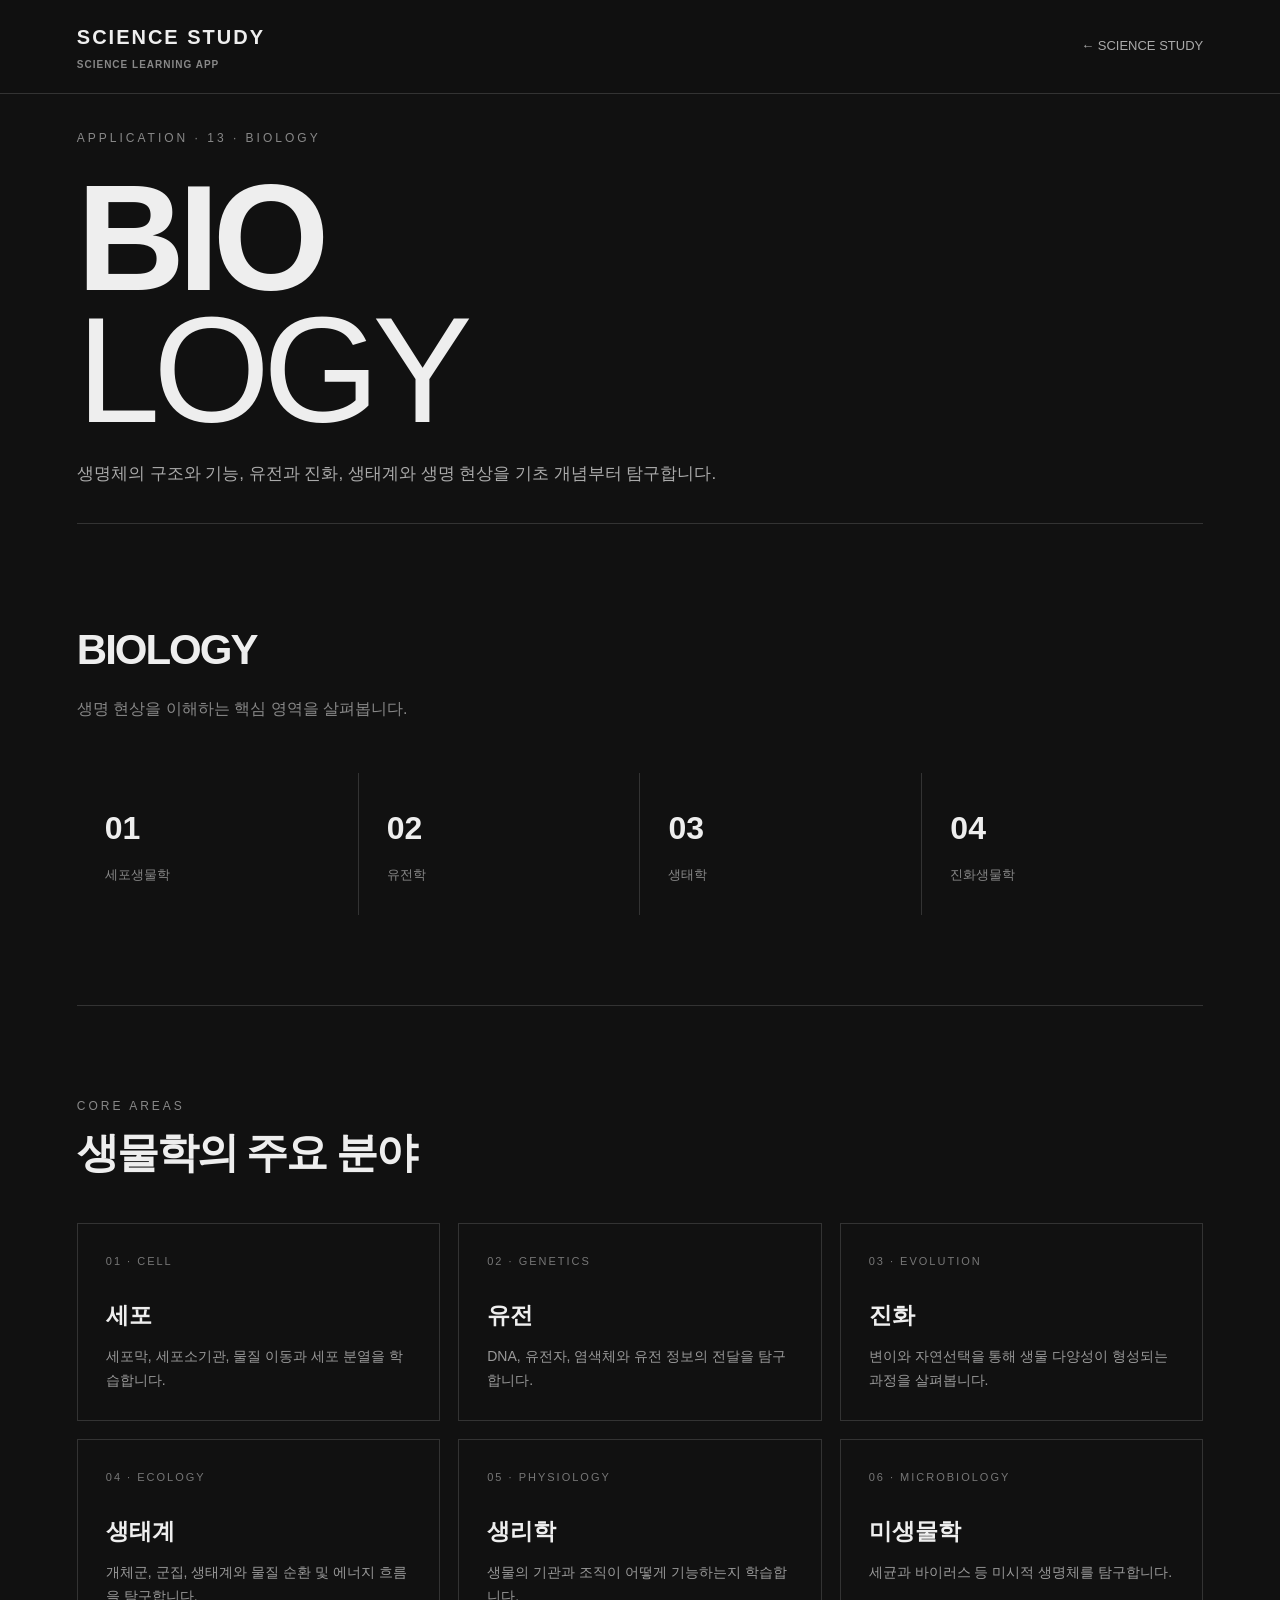
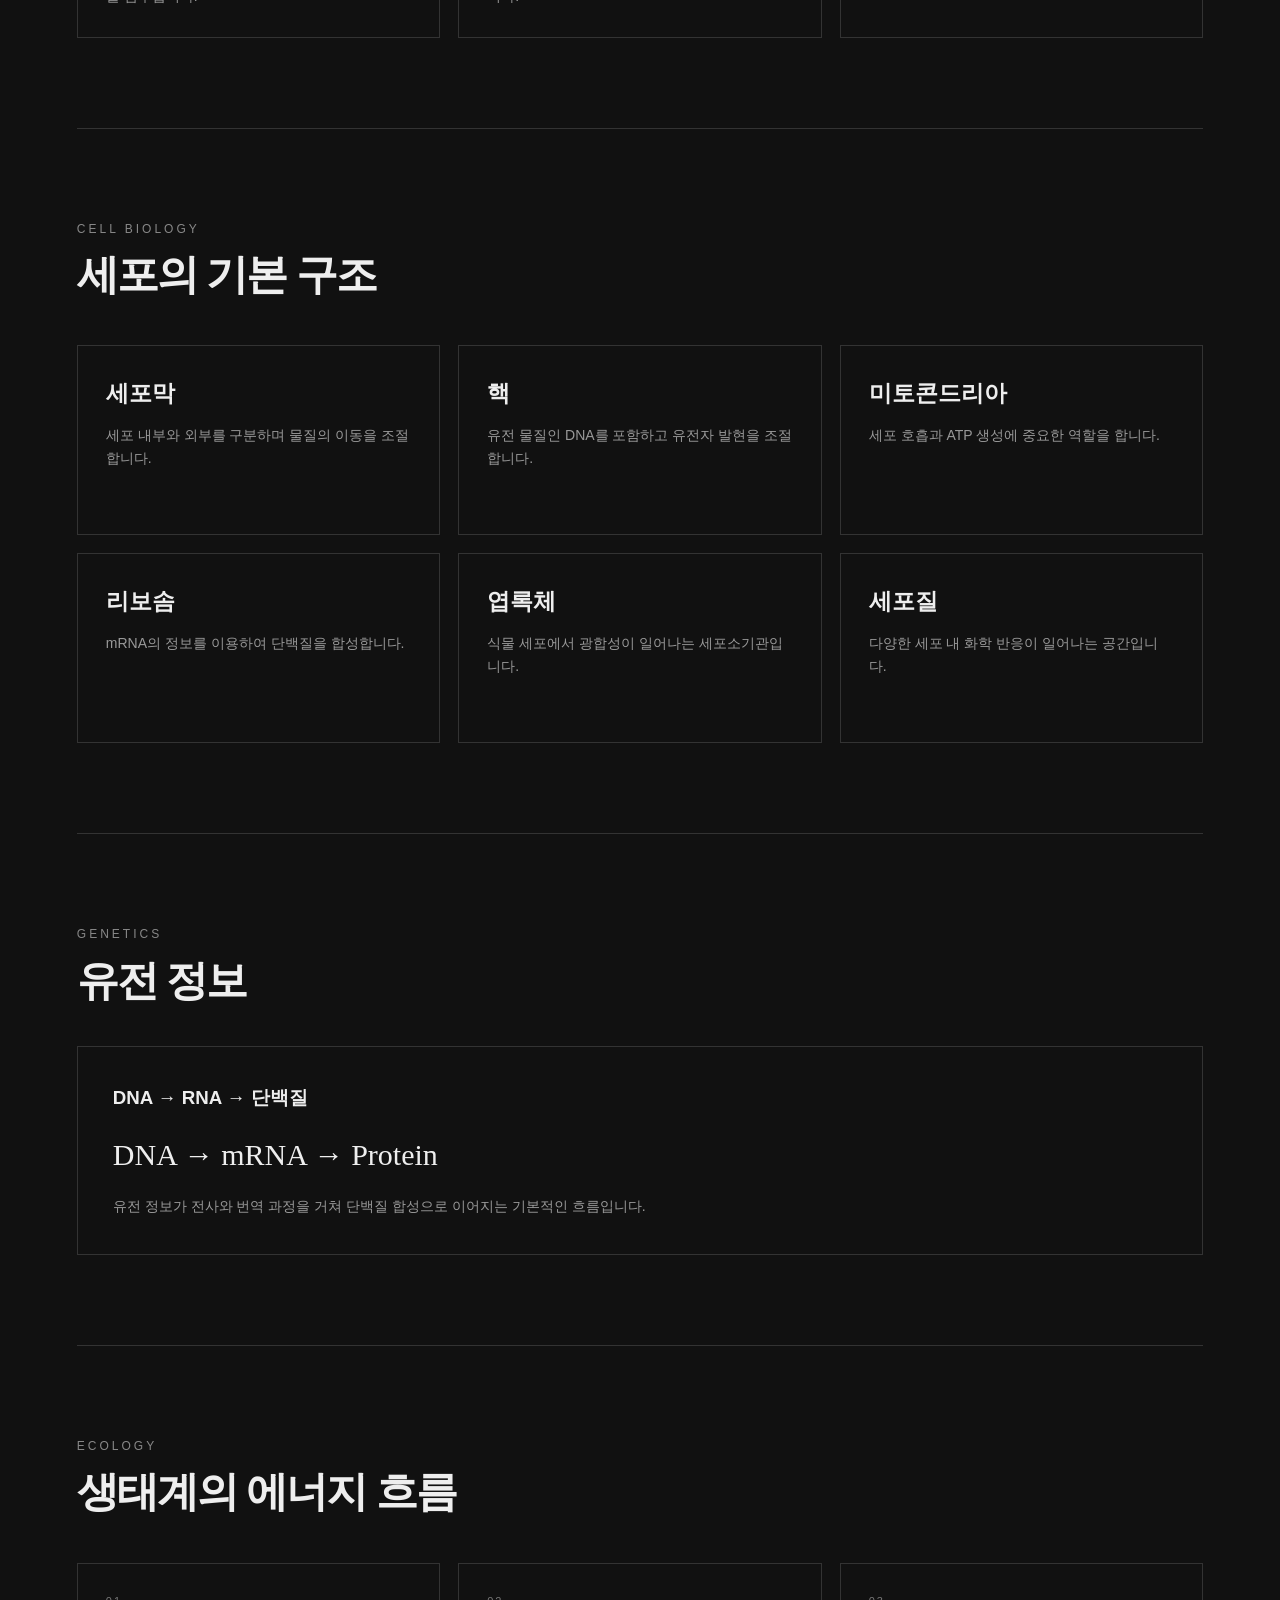
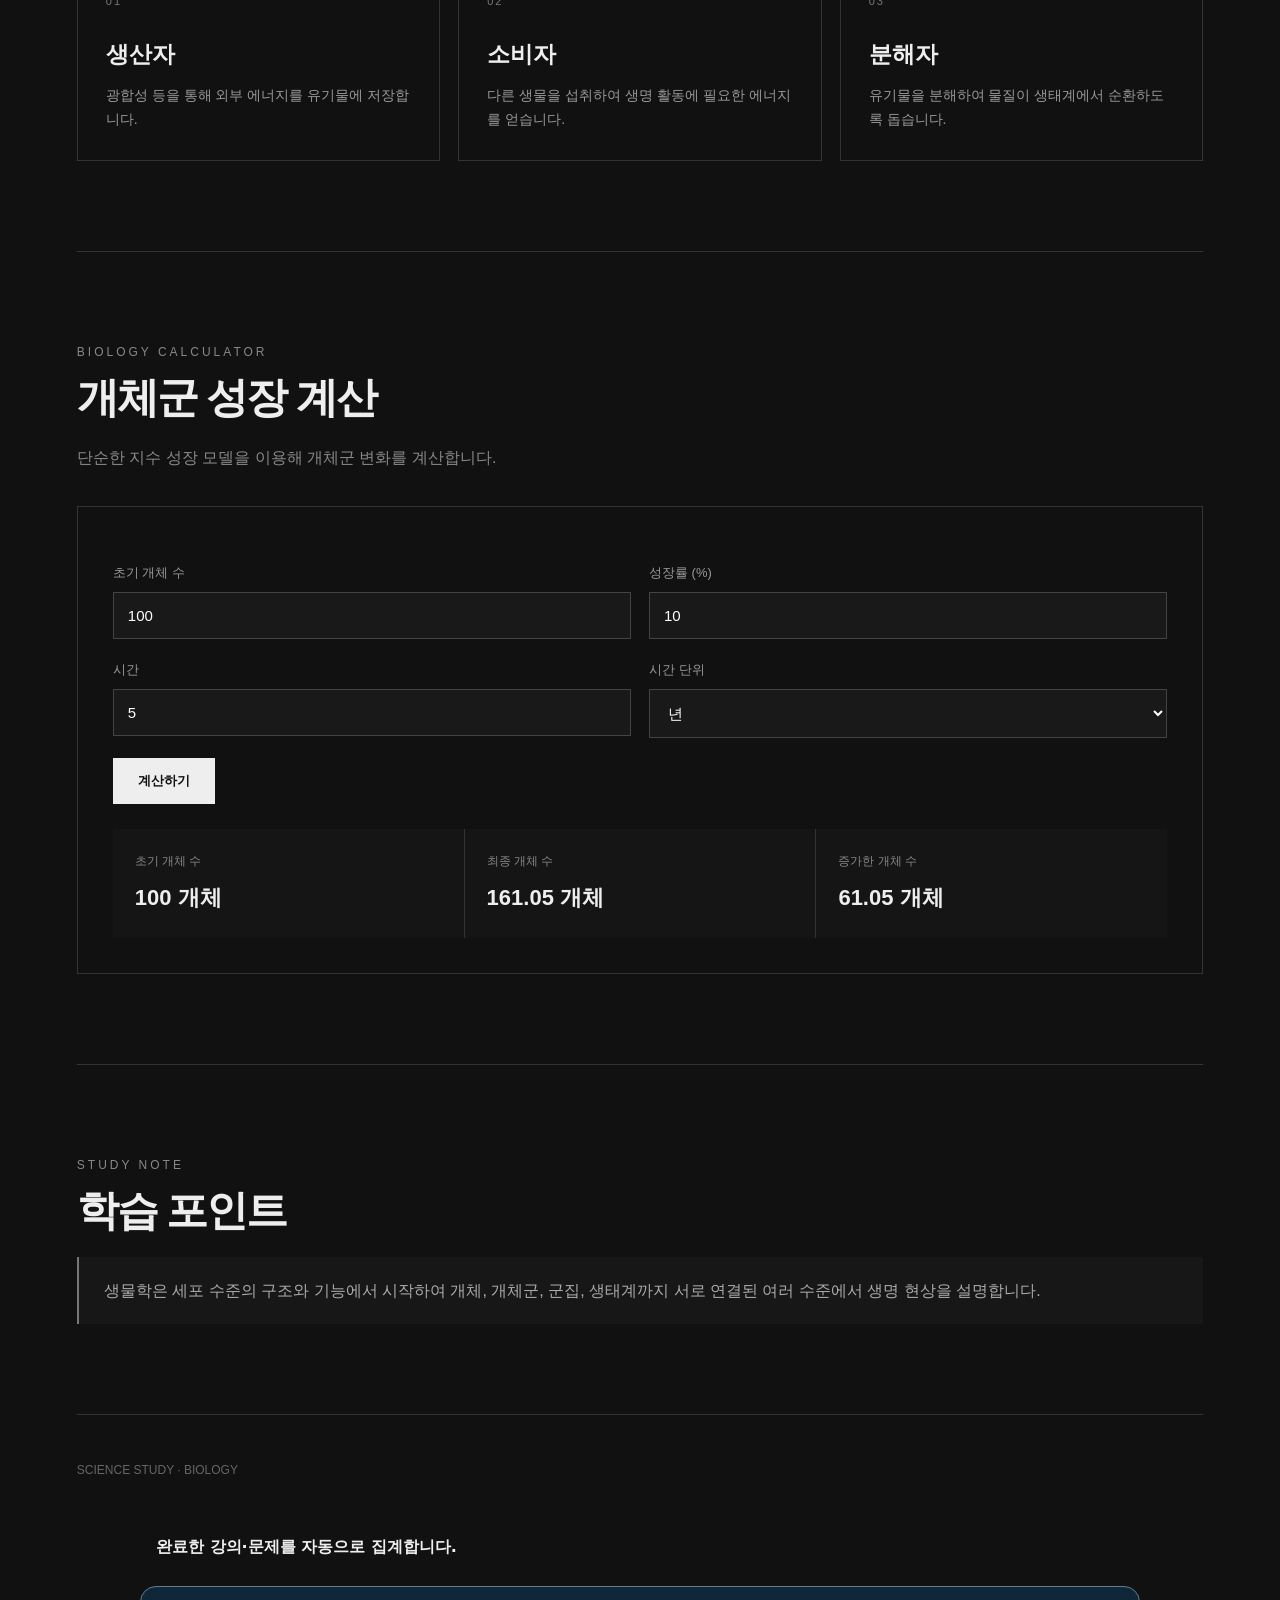
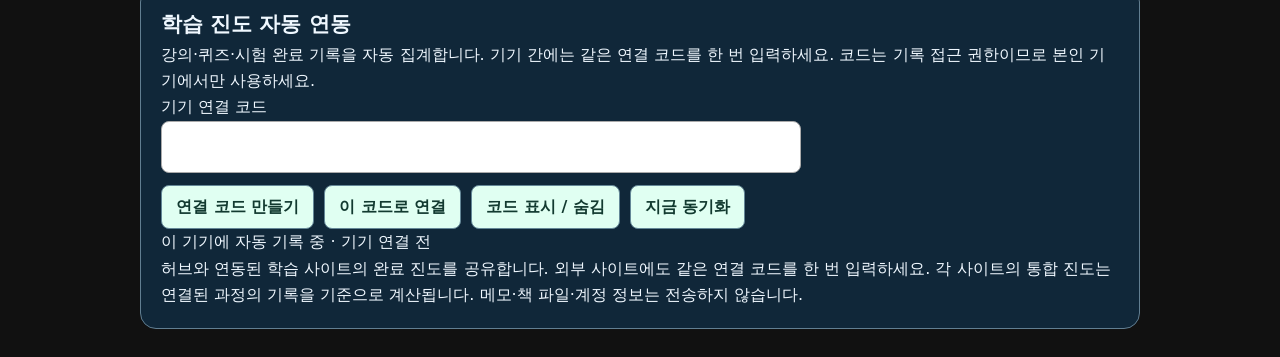
<file: biology.html>
<!DOCTYPE html>
<html lang="ko">
<head>
    <meta charset="UTF-8">
    <meta name="viewport" content="width=device-width, initial-scale=1.0">

    <title>BIOLOGY · SCIENCE STUDY</title>

    <style>

        * {
            box-sizing: border-box;
            margin: 0;
            padding: 0;
        }

        body {
            font-family:
                Arial,
                "Noto Sans KR",
                sans-serif;

            background: #111;
            color: #eee;
            line-height: 1.7;
        }

        a {
            color: inherit;
            text-decoration: none;
        }

        header {
            position: sticky;
            top: 0;
            z-index: 10;

            display: flex;
            justify-content: space-between;
            align-items: center;

            padding: 20px 6%;

            background: rgba(17,17,17,0.96);

            border-bottom: 1px solid #333;
        }

        .logo {
            font-size: 20px;
            font-weight: 700;
            letter-spacing: 2px;
        }

        .logo span {
            display: block;

            margin-top: 2px;

            color: #888;

            font-size: 10px;
            letter-spacing: 1px;
        }

        .back-link {
            color: #aaa;
            font-size: 13px;
        }

        main {
            width: 88%;
            max-width: 1200px;

            margin: auto;
        }

        /* HERO */

        .hero {
            min-height: 430px;

            display: flex;
            flex-direction: column;
            justify-content: center;

            border-bottom: 1px solid #333;
        }

        .hero-label,
        .label {
            color: #888;

            font-size: 12px;
            letter-spacing: 3px;
        }

        .hero h1 {
            margin: 24px 0;

            font-size: clamp(70px, 12vw, 150px);

            line-height: 0.88;

            letter-spacing: -7px;
        }

        .hero h1 strong {
            font-weight: 400;
        }

        .hero-description {
            max-width: 650px;

            color: #aaa;

            font-size: 17px;
        }

        /* SECTION */

        .section {
            padding: 90px 0;

            border-bottom: 1px solid #333;
        }

        .section-title {
            margin-bottom: 10px;

            font-size: 42px;
            letter-spacing: -2px;
        }

        .section-description {
            margin-bottom: 35px;

            color: #888;
        }

        /* STATS */

        .stats {
            display: grid;
            grid-template-columns: repeat(4, 1fr);

            gap: 1px;

            margin-top: 50px;

            background: #333;
        }

        .stat {
            padding: 28px;

            background: #111;
        }

        .stat strong {
            display: block;

            margin-bottom: 5px;

            font-size: 32px;
        }

        .stat span {
            color: #888;

            font-size: 13px;
        }

        /* CARDS */

        .topic-grid,
        .detail-grid,
        .process-grid {
            display: grid;

            grid-template-columns:
                repeat(3, 1fr);

            gap: 18px;
        }

        .card {
            min-height: 190px;

            padding: 28px;

            border: 1px solid #333;

            transition: 0.2s;
        }

        .card:hover {
            border-color: #777;

            transform: translateY(-3px);
        }

        .card .num {
            margin-bottom: 25px;

            color: #777;

            font-size: 11px;
            letter-spacing: 2px;
        }

        .card h3 {
            margin-bottom: 10px;

            font-size: 23px;
        }

        .card p {
            color: #999;

            font-size: 14px;
        }

        /* FORMULA */

        .formula-box {
            margin-top: 30px;

            padding: 35px;

            border: 1px solid #333;
        }

        .formula {
            margin: 15px 0;

            font-family: Georgia, serif;

            font-size: 30px;
        }

        .formula-desc {
            color: #999;

            font-size: 14px;
        }

        /* CALCULATOR */

        .calculator {
            margin-top: 35px;

            padding: 35px;

            border: 1px solid #333;
        }

        .form-row {
            display: grid;

            grid-template-columns: 1fr 1fr;

            gap: 18px;

            margin: 20px 0;
        }

        .field label {
            display: block;

            margin-bottom: 8px;

            color: #999;

            font-size: 13px;
        }

        input,
        select {
            width: 100%;

            padding: 14px;

            background: #191919;

            border: 1px solid #444;

            color: #fff;

            font-size: 15px;

            outline: none;
        }

        input:focus,
        select:focus {
            border-color: #aaa;
        }

        button {
            padding: 14px 25px;

            background: #eee;
            color: #111;

            border: 0;

            font-weight: 700;

            cursor: pointer;
        }

        button:hover {
            background: #ccc;
        }

        .results {
            display: grid;

            grid-template-columns:
                repeat(3, 1fr);

            gap: 1px;

            margin-top: 25px;

            background: #333;
        }

        .result {
            padding: 22px;

            background: #151515;
        }

        .result span {
            display: block;

            color: #888;

            font-size: 12px;
        }

        .result strong {
            display: block;

            margin-top: 7px;

            font-size: 22px;
        }

        .error {
            margin-top: 15px;

            color: #e88;
        }

        /* NOTE */

        .note {
            padding: 20px 25px;

            background: #171717;

            border-left: 2px solid #777;

            color: #aaa;
        }

        /* FOOTER */

        footer {
            padding: 45px 0;

            color: #666;

            font-size: 12px;
        }

        /* MOBILE */

        @media (max-width: 700px) {

            header {
                padding: 18px 5%;
            }

            main {
                width: 90%;
            }

            .hero {
                min-height: 420px;
            }

            .hero h1 {
                font-size: 68px;
                letter-spacing: -4px;
            }

            .stats,
            .topic-grid,
            .detail-grid,
            .process-grid,
            .results {
                grid-template-columns: 1fr;
            }

            .form-row {
                grid-template-columns: 1fr;
            }

            .section {
                padding: 65px 0;
            }
        }

    </style>
<script src="/progress-core.js" defer></script><script src="/nexus-site-config.js" defer></script><script src="/nexus-site-adapter.js" defer></script><script src="/progress-client.js" data-api="https://study-nexus-hub.vercel.app/api/progress" defer></script></head>


<body>


<header>

    <a href="app.html" class="logo">

        SCIENCE STUDY

        <span>
            SCIENCE LEARNING APP
        </span>

    </a>


    <a href="app.html" class="back-link">

        ← SCIENCE STUDY

    </a>

</header>



<main>


    <!-- HERO -->

    <section class="hero">

        <div class="hero-label">
            APPLICATION · 13 · BIOLOGY
        </div>


        <h1>

            BIO<br>

            <strong>LOGY</strong>

        </h1>


        <p class="hero-description">

            생명체의 구조와 기능,
            유전과 진화,
            생태계와 생명 현상을
            기초 개념부터 탐구합니다.

        </p>

    </section>



    <!-- BIOLOGY OVERVIEW -->

    <section class="section">

        <h2 class="section-title">
            BIOLOGY
        </h2>


        <p class="section-description">

            생명 현상을 이해하는 핵심 영역을 살펴봅니다.

        </p>


        <div class="stats">

            <div class="stat">

                <strong>01</strong>

                <span>
                    세포생물학
                </span>

            </div>


            <div class="stat">

                <strong>02</strong>

                <span>
                    유전학
                </span>

            </div>


            <div class="stat">

                <strong>03</strong>

                <span>
                    생태학
                </span>

            </div>


            <div class="stat">

                <strong>04</strong>

                <span>
                    진화생물학
                </span>

            </div>

        </div>

    </section>



    <!-- CORE AREAS -->

    <section class="section">

        <div class="label">
            CORE AREAS
        </div>


        <h2 class="section-title">
            생물학의 주요 분야
        </h2>


        <div
            class="topic-grid"
            style="margin-top:35px"
        >

            <div class="card">

                <div class="num">
                    01 · CELL
                </div>

                <h3>
                    세포
                </h3>

                <p>
                    세포막, 세포소기관,
                    물질 이동과 세포 분열을 학습합니다.
                </p>

            </div>


            <div class="card">

                <div class="num">
                    02 · GENETICS
                </div>

                <h3>
                    유전
                </h3>

                <p>
                    DNA, 유전자, 염색체와
                    유전 정보의 전달을 탐구합니다.
                </p>

            </div>


            <div class="card">

                <div class="num">
                    03 · EVOLUTION
                </div>

                <h3>
                    진화
                </h3>

                <p>
                    변이와 자연선택을 통해
                    생물 다양성이 형성되는 과정을 살펴봅니다.
                </p>

            </div>


            <div class="card">

                <div class="num">
                    04 · ECOLOGY
                </div>

                <h3>
                    생태계
                </h3>

                <p>
                    개체군, 군집, 생태계와
                    물질 순환 및 에너지 흐름을 탐구합니다.
                </p>

            </div>


            <div class="card">

                <div class="num">
                    05 · PHYSIOLOGY
                </div>

                <h3>
                    생리학
                </h3>

                <p>
                    생물의 기관과 조직이
                    어떻게 기능하는지 학습합니다.
                </p>

            </div>


            <div class="card">

                <div class="num">
                    06 · MICROBIOLOGY
                </div>

                <h3>
                    미생물학
                </h3>

                <p>
                    세균과 바이러스 등
                    미시적 생명체를 탐구합니다.
                </p>

            </div>

        </div>

    </section>



    <!-- CELL -->

    <section class="section">

        <div class="label">
            CELL BIOLOGY
        </div>


        <h2 class="section-title">
            세포의 기본 구조
        </h2>


        <div
            class="detail-grid"
            style="margin-top:35px"
        >

            <div class="card">

                <h3>
                    세포막
                </h3>

                <p>
                    세포 내부와 외부를 구분하며
                    물질의 이동을 조절합니다.
                </p>

            </div>


            <div class="card">

                <h3>
                    핵
                </h3>

                <p>
                    유전 물질인 DNA를 포함하고
                    유전자 발현을 조절합니다.
                </p>

            </div>


            <div class="card">

                <h3>
                    미토콘드리아
                </h3>

                <p>
                    세포 호흡과 ATP 생성에
                    중요한 역할을 합니다.
                </p>

            </div>


            <div class="card">

                <h3>
                    리보솜
                </h3>

                <p>
                    mRNA의 정보를 이용하여
                    단백질을 합성합니다.
                </p>

            </div>


            <div class="card">

                <h3>
                    엽록체
                </h3>

                <p>
                    식물 세포에서
                    광합성이 일어나는 세포소기관입니다.
                </p>

            </div>


            <div class="card">

                <h3>
                    세포질
                </h3>

                <p>
                    다양한 세포 내
                    화학 반응이 일어나는 공간입니다.
                </p>

            </div>

        </div>

    </section>



    <!-- GENETICS -->

    <section class="section">

        <div class="label">
            GENETICS
        </div>


        <h2 class="section-title">
            유전 정보
        </h2>


        <div class="formula-box">

            <h3>
                DNA → RNA → 단백질
            </h3>


            <p class="formula">

                DNA → mRNA → Protein

            </p>


            <p class="formula-desc">

                유전 정보가 전사와 번역 과정을 거쳐
                단백질 합성으로 이어지는 기본적인 흐름입니다.

            </p>

        </div>

    </section>



    <!-- ECOLOGY -->

    <section class="section">

        <div class="label">
            ECOLOGY
        </div>


        <h2 class="section-title">
            생태계의 에너지 흐름
        </h2>


        <div
            class="process-grid"
            style="margin-top:35px"
        >

            <div class="card">

                <div class="num">
                    01
                </div>

                <h3>
                    생산자
                </h3>

                <p>
                    광합성 등을 통해
                    외부 에너지를 유기물에 저장합니다.
                </p>

            </div>


            <div class="card">

                <div class="num">
                    02
                </div>

                <h3>
                    소비자
                </h3>

                <p>
                    다른 생물을 섭취하여
                    생명 활동에 필요한 에너지를 얻습니다.
                </p>

            </div>


            <div class="card">

                <div class="num">
                    03
                </div>

                <h3>
                    분해자
                </h3>

                <p>
                    유기물을 분해하여
                    물질이 생태계에서 순환하도록 돕습니다.
                </p>

            </div>

        </div>

    </section>



    <!-- BIOLOGY CALCULATOR -->

    <section class="section">

        <div class="label">
            BIOLOGY CALCULATOR
        </div>


        <h2 class="section-title">
            개체군 성장 계산
        </h2>


        <p class="section-description">

            단순한 지수 성장 모델을 이용해
            개체군 변화를 계산합니다.

        </p>


        <div class="calculator">


            <div class="form-row">


                <div class="field">

                    <label for="initial">

                        초기 개체 수

                    </label>


                    <input
                        id="initial"
                        type="number"
                        min="0"
                        step="any"
                        value="100"
                    >

                </div>



                <div class="field">

                    <label for="rate">

                        성장률 (%)

                    </label>


                    <input
                        id="rate"
                        type="number"
                        step="any"
                        value="10"
                    >

                </div>

            </div>



            <div class="form-row">


                <div class="field">

                    <label for="time">

                        시간

                    </label>


                    <input
                        id="time"
                        type="number"
                        min="0"
                        step="any"
                        value="5"
                    >

                </div>



                <div class="field">

                    <label for="interval">

                        시간 단위

                    </label>


                    <select id="interval">

                        <option value="년">
                            년
                        </option>

                        <option value="개월">
                            개월
                        </option>

                        <option value="일">
                            일
                        </option>

                    </select>

                </div>

            </div>



            <button id="calculateGrowth">

                계산하기

            </button>



            <div
                id="biologyError"
                class="error"
            ></div>



            <div class="results">


                <div class="result">

                    <span>
                        초기 개체 수
                    </span>

                    <strong id="initialResult">
                        -
                    </strong>

                </div>


                <div class="result">

                    <span>
                        최종 개체 수
                    </span>

                    <strong id="finalResult">
                        -
                    </strong>

                </div>


                <div class="result">

                    <span>
                        증가한 개체 수
                    </span>

                    <strong id="increaseResult">
                        -
                    </strong>

                </div>


            </div>

        </div>

    </section>



    <!-- STUDY NOTE -->

    <section class="section">

        <div class="label">
            STUDY NOTE
        </div>


        <h2 class="section-title">
            학습 포인트
        </h2>


        <div class="note">

            생물학은 세포 수준의 구조와 기능에서 시작하여
            개체, 개체군, 군집, 생태계까지
            서로 연결된 여러 수준에서 생명 현상을 설명합니다.

        </div>

    </section>


</main>



<footer>

    <div
        style="
            width:88%;
            max-width:1200px;
            margin:auto;
        "
    >

        SCIENCE STUDY · BIOLOGY

    </div>

</footer>



<script>

const initialInput =
    document.getElementById("initial");

const rateInput =
    document.getElementById("rate");

const timeInput =
    document.getElementById("time");

const intervalInput =
    document.getElementById("interval");

const errorBox =
    document.getElementById("biologyError");


document
    .getElementById("calculateGrowth")
    .addEventListener("click", () => {


        const initial =
            Number(initialInput.value);


        const rate =
            Number(rateInput.value);


        const time =
            Number(timeInput.value);


        errorBox.textContent = "";


        if (
            !Number.isFinite(initial) ||
            initial < 0
        ) {

            errorBox.textContent =
                "초기 개체 수를 0 이상으로 입력하세요.";

            return;
        }


        if (
            !Number.isFinite(rate) ||
            rate <= -100
        ) {

            errorBox.textContent =
                "성장률은 -100%보다 크게 입력하세요.";

            return;
        }


        if (
            !Number.isFinite(time) ||
            time < 0
        ) {

            errorBox.textContent =
                "시간을 0 이상으로 입력하세요.";

            return;
        }


        /*
         * 단순 지수 성장 모델
         *
         * 최종 개체 수 =
         * 초기 개체 수 × (1 + 성장률)^시간
         */

        const finalPopulation =
            initial *
            Math.pow(
                1 + rate / 100,
                time
            );


        const increase =
            finalPopulation - initial;


        document
            .getElementById("initialResult")
            .textContent =
            `${initial.toLocaleString()} 개체`;


        document
            .getElementById("finalResult")
            .textContent =
            `${finalPopulation.toLocaleString(
                undefined,
                {
                    maximumFractionDigits: 2
                }
            )} 개체`;


        document
            .getElementById("increaseResult")
            .textContent =
            `${increase.toLocaleString(
                undefined,
                {
                    maximumFractionDigits: 2
                }
            )} 개체`;

    });


/* 처음 페이지를 열었을 때 기본값 계산 */

document
    .getElementById("calculateGrowth")
    .click();

</script>


</body>
</html>
</file>
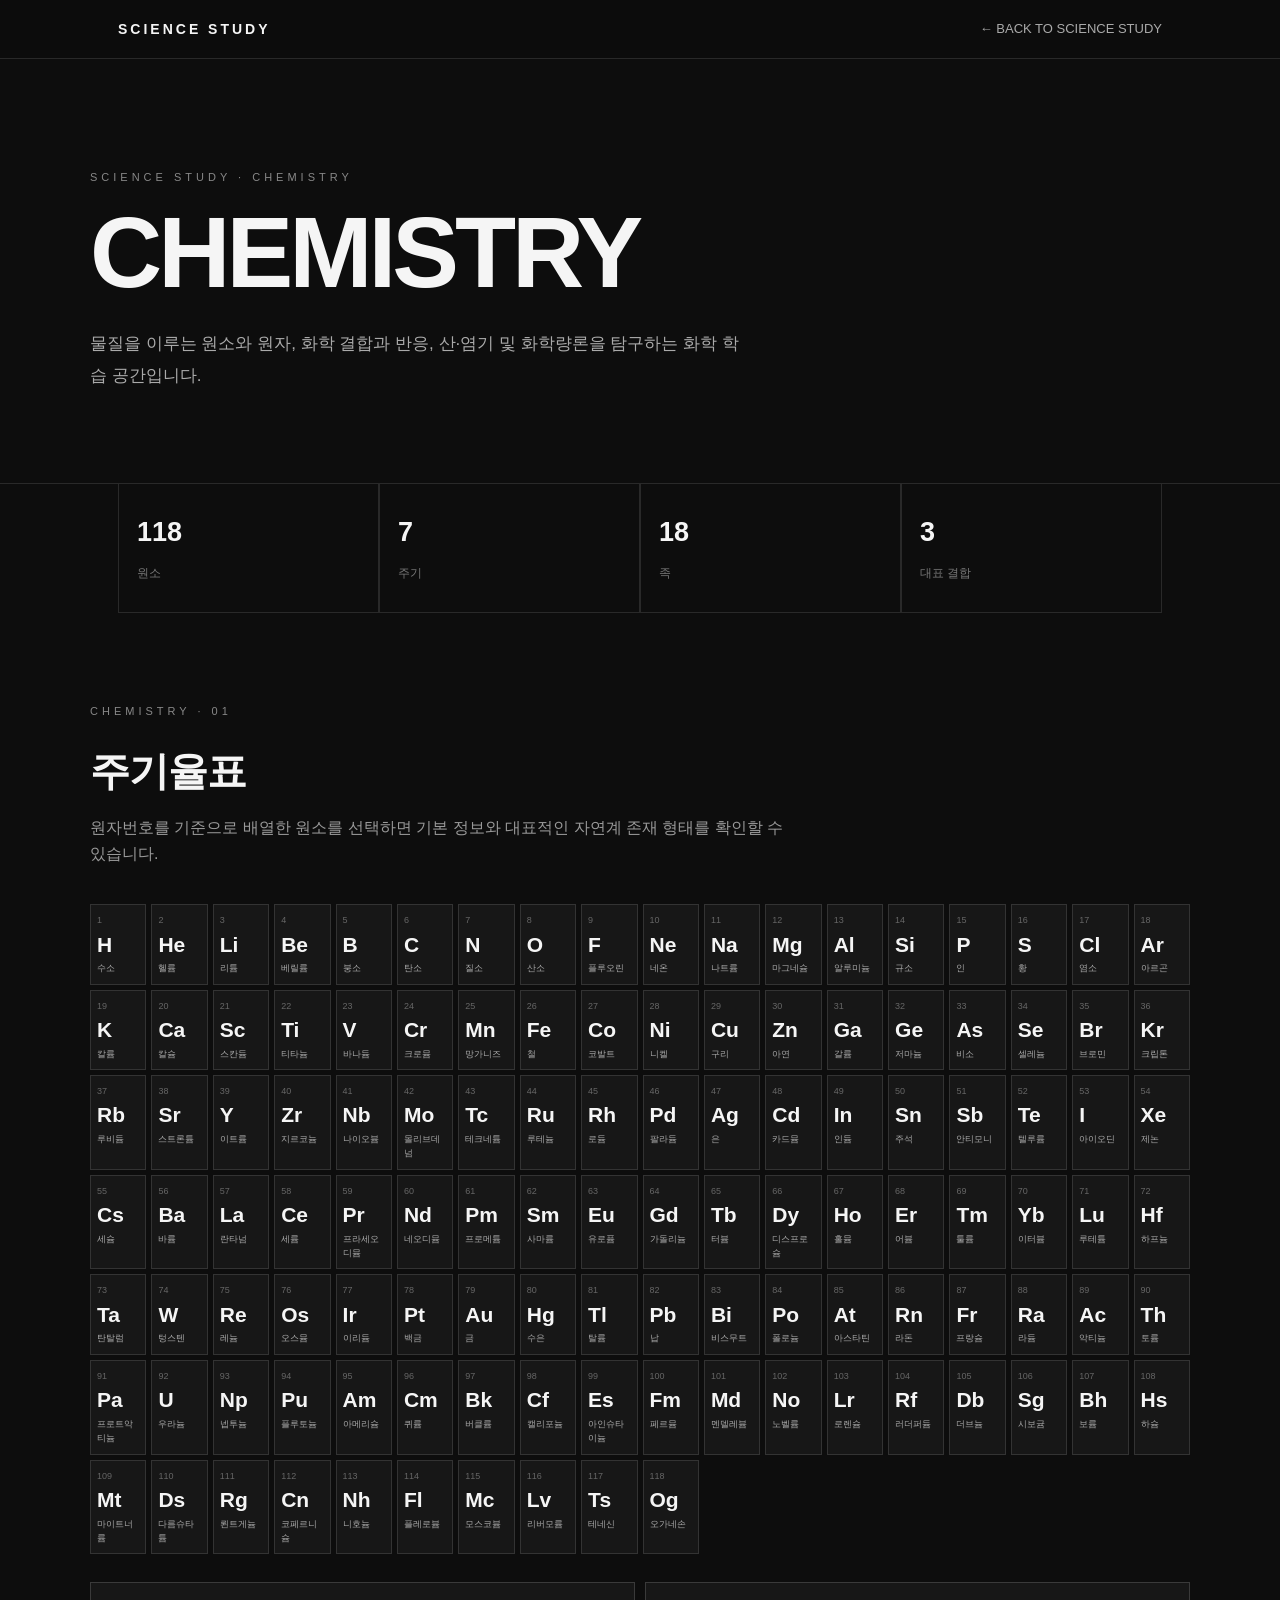
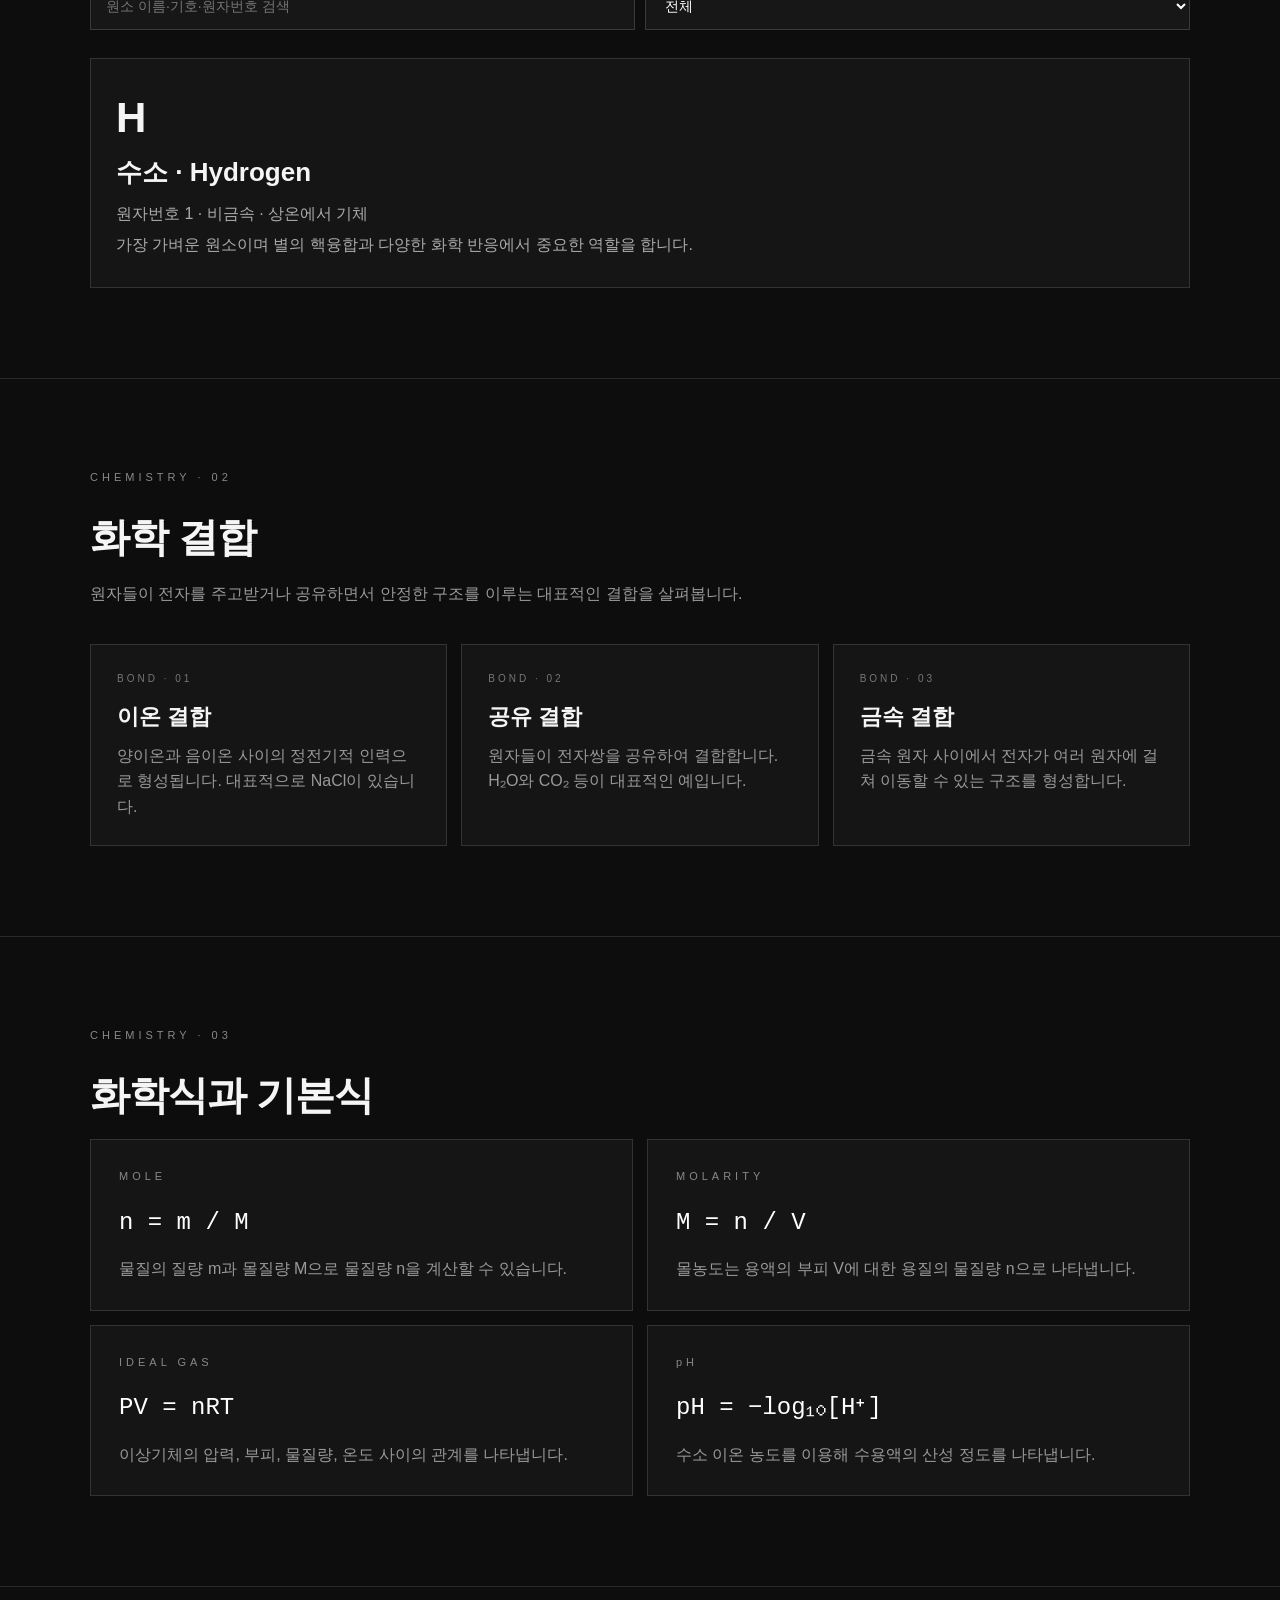
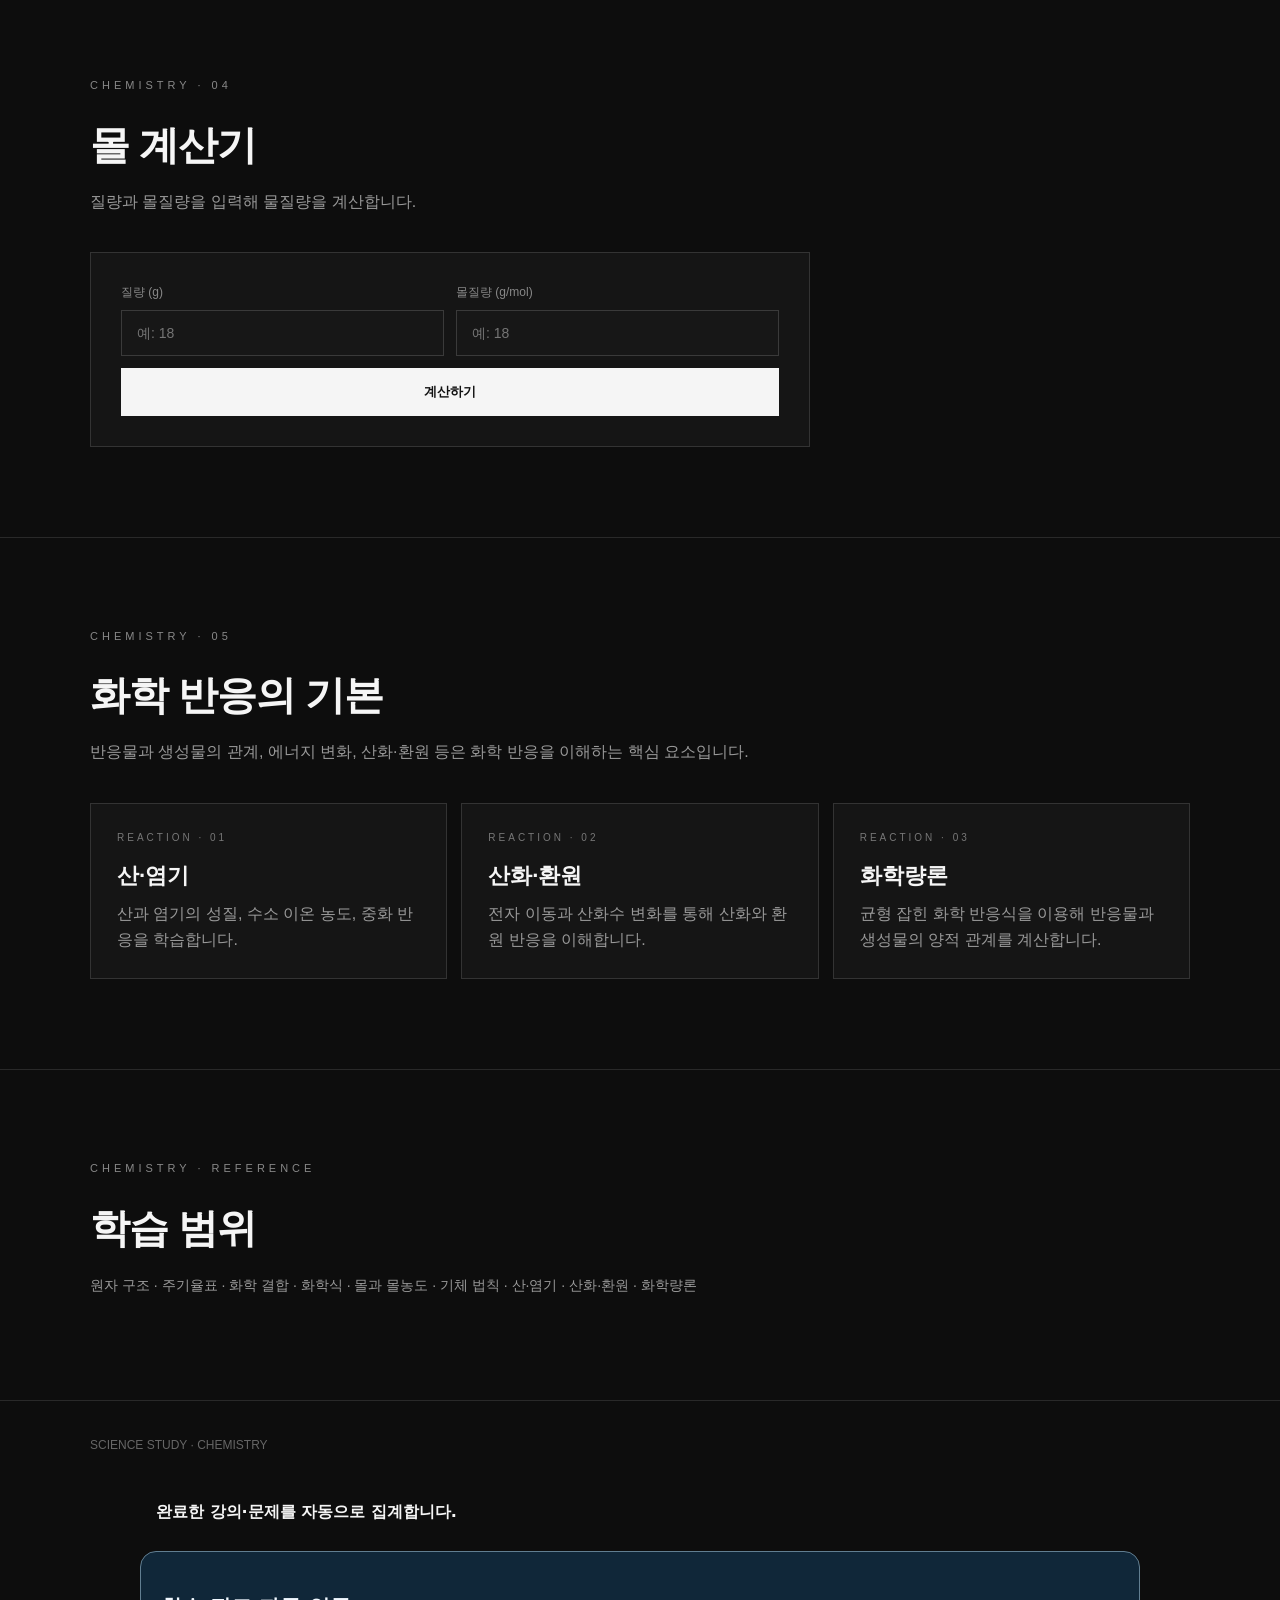
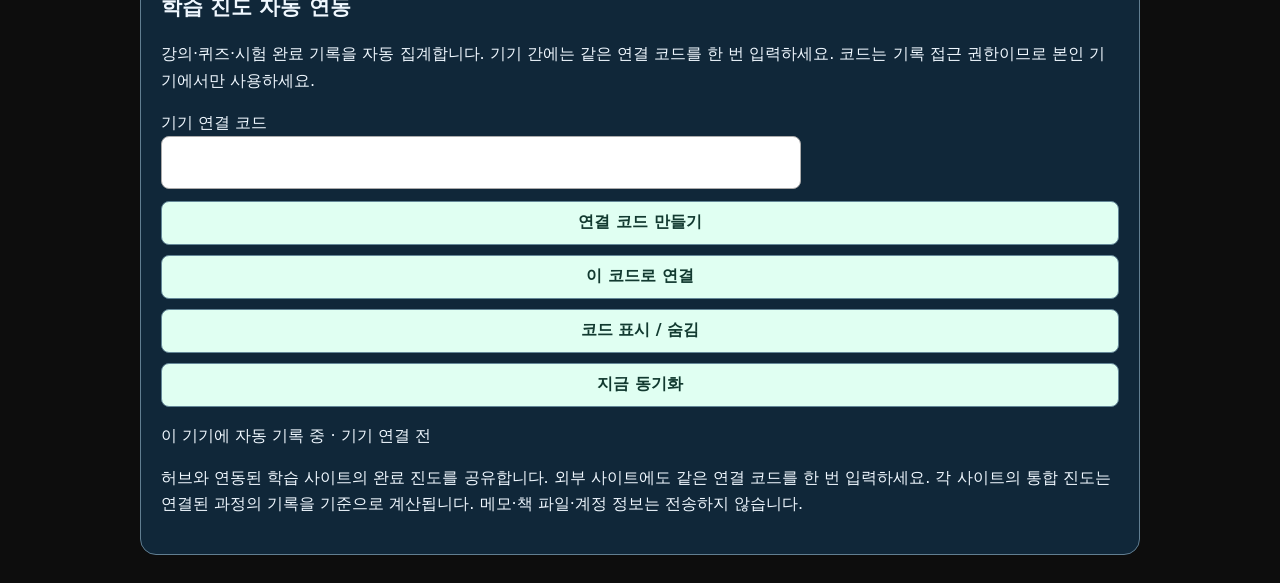
<file: chemistry.html>
<!DOCTYPE html>
<html lang="ko">
<head>
<meta charset="UTF-8">
<meta name="viewport" content="width=device-width, initial-scale=1.0">
<title>CHEMISTRY · SCIENCE STUDY</title>
<style>
*{box-sizing:border-box}
html{scroll-behavior:smooth}
body{margin:0;background:#0d0d0d;color:#f5f5f5;font-family:Arial,"Noto Sans KR",sans-serif;line-height:1.6}
a{color:inherit;text-decoration:none}
.header{position:sticky;top:0;z-index:20;background:rgba(13,13,13,.94);border-bottom:1px solid #292929;backdrop-filter:blur(10px)}
.header-inner{max-width:1100px;margin:auto;padding:18px 28px;display:flex;align-items:center;justify-content:space-between}
.logo{font-size:14px;letter-spacing:3px;font-weight:700}
.back{font-size:13px;color:#aaa}
.back:hover{color:#fff}
.hero{padding:110px 28px 90px;border-bottom:1px solid #292929}
.hero-inner{max-width:1100px;margin:auto}
.label{font-size:11px;letter-spacing:4px;color:#888;margin-bottom:18px}
h1{font-size:clamp(52px,9vw,100px);line-height:.95;margin:0 0 28px;letter-spacing:-4px}
.hero p{max-width:650px;color:#aaa;font-size:17px;line-height:1.9;margin:0}
.stats{max-width:1100px;margin:-1px auto 0;padding:0 28px;display:grid;grid-template-columns:repeat(4,1fr)}
.stat{padding:28px 18px;border:1px solid #292929;border-top:0}
.stat strong{display:block;font-size:27px;margin-bottom:5px}.stat span{font-size:12px;color:#777}
section{padding:90px 28px;border-bottom:1px solid #292929}
.inner{max-width:1100px;margin:auto}
.section-title{font-size:40px;margin:0 0 12px;letter-spacing:-1px}
.desc{max-width:700px;color:#999;margin:0 0 38px}
.periodic{display:grid;grid-template-columns:repeat(18,1fr);gap:5px}
.element{min-height:64px;padding:8px 6px;border:1px solid #333;background:#171717;cursor:pointer;transition:.2s}
.element:hover,.element.active{border-color:#aaa;transform:translateY(-2px)}
.element .n{font-size:9px;color:#666}.element .s{font-size:21px;font-weight:700}.element .name{font-size:9px;color:#aaa}
.gap{height:10px}
.controls{display:flex;gap:10px;margin:28px 0}
input,select{width:100%;padding:14px 15px;background:#171717;color:#fff;border:1px solid #3a3a3a;font-size:14px;outline:none}
input:focus,select:focus{border-color:#aaa}
.detail{min-height:170px;padding:25px;border:1px solid #333;background:#151515}
.detail .symbol{font-size:42px;font-weight:700}.detail h3{margin:0 0 8px;font-size:26px}.detail p{color:#aaa;margin:5px 0}
.cards{display:grid;grid-template-columns:repeat(3,1fr);gap:14px}
.card{padding:26px;border:1px solid #333;background:#151515}
.card .num{font-size:10px;letter-spacing:3px;color:#777}.card h3{margin:12px 0 8px;font-size:22px}.card p{color:#999;margin:0}
.formula-grid{display:grid;grid-template-columns:repeat(2,1fr);gap:14px}
.formula{padding:28px;border:1px solid #333;background:#151515}
.formula code{display:block;font-size:24px;margin:8px 0 14px;color:#fff}
.formula p{color:#999;margin:0}
.calc{max-width:720px;padding:30px;border:1px solid #333;background:#151515}
.row{display:grid;grid-template-columns:1fr 1fr;gap:12px;margin-bottom:12px}
.field label{display:block;font-size:12px;color:#888;margin-bottom:7px}
button{width:100%;padding:15px;background:#f5f5f5;color:#111;border:0;font-weight:700;cursor:pointer}
button:hover{background:#ddd}
.result{margin-top:18px;padding:20px;border:1px solid #333;background:#101010;display:none}
.result div{padding:8px 0;border-bottom:1px solid #282828}.result div:last-child{border-bottom:0}
.reference{color:#999;font-size:14px}
.footer{padding:35px 28px;color:#666;font-size:12px}
@media(max-width:850px){
.stats{grid-template-columns:repeat(2,1fr)}
.periodic{grid-template-columns:repeat(9,1fr)}
.cards,.formula-grid{grid-template-columns:1fr}
}
@media(max-width:600px){
.hero{padding:80px 20px 70px}section{padding:70px 20px}.header-inner{padding:16px 20px}
.stats{padding:0 20px}.periodic{grid-template-columns:repeat(6,1fr)}
.row{grid-template-columns:1fr}.element{min-height:58px}.element .name{display:none}
}
</style>
<script src="/progress-core.js" defer></script><script src="/nexus-site-config.js" defer></script><script src="/nexus-site-adapter.js" defer></script><script src="/progress-client.js" data-api="https://study-nexus-hub.vercel.app/api/progress" defer></script></head>
<body>

<header class="header">
  <div class="header-inner">
    <a class="logo" href="app.html">SCIENCE STUDY</a>
    <a class="back" href="app.html">← BACK TO SCIENCE STUDY</a>
  </div>
</header>

<main>
<section class="hero">
  <div class="hero-inner">
    <div class="label">SCIENCE STUDY · CHEMISTRY</div>
    <h1>CHEMISTRY</h1>
    <p>물질을 이루는 원소와 원자, 화학 결합과 반응, 산·염기 및 화학량론을 탐구하는 화학 학습 공간입니다.</p>
  </div>
</section>

<div class="stats">
  <div class="stat"><strong>118</strong><span>원소</span></div>
  <div class="stat"><strong>7</strong><span>주기</span></div>
  <div class="stat"><strong>18</strong><span>족</span></div>
  <div class="stat"><strong>3</strong><span>대표 결합</span></div>
</div>

<section id="periodic">
<div class="inner">
  <div class="label">CHEMISTRY · 01</div>
  <h2 class="section-title">주기율표</h2>
  <p class="desc">원자번호를 기준으로 배열한 원소를 선택하면 기본 정보와 대표적인 자연계 존재 형태를 확인할 수 있습니다.</p>
  <div class="periodic" id="periodicTable"></div>
  <div class="controls">
    <input id="elementSearch" type="search" placeholder="원소 이름·기호·원자번호 검색">
    <select id="categoryFilter">
      <option value="all">전체</option>
      <option value="metal">금속</option>
      <option value="nonmetal">비금속</option>
      <option value="metalloid">준금속</option>
      <option value="noble">비활성 기체</option>
    </select>
  </div>
  <div class="detail" id="elementDetail">
    <div class="symbol">H</div><h3>수소 · Hydrogen</h3>
    <p>원자번호 1 · 비금속 · 상온에서 기체</p>
    <p>가장 가벼운 원소이며 별의 핵융합과 다양한 화학 반응에서 중요한 역할을 합니다.</p>
  </div>
</div>
</section>

<section>
<div class="inner">
  <div class="label">CHEMISTRY · 02</div>
  <h2 class="section-title">화학 결합</h2>
  <p class="desc">원자들이 전자를 주고받거나 공유하면서 안정한 구조를 이루는 대표적인 결합을 살펴봅니다.</p>
  <div class="cards">
    <div class="card"><div class="num">BOND · 01</div><h3>이온 결합</h3><p>양이온과 음이온 사이의 정전기적 인력으로 형성됩니다. 대표적으로 NaCl이 있습니다.</p></div>
    <div class="card"><div class="num">BOND · 02</div><h3>공유 결합</h3><p>원자들이 전자쌍을 공유하여 결합합니다. H₂O와 CO₂ 등이 대표적인 예입니다.</p></div>
    <div class="card"><div class="num">BOND · 03</div><h3>금속 결합</h3><p>금속 원자 사이에서 전자가 여러 원자에 걸쳐 이동할 수 있는 구조를 형성합니다.</p></div>
  </div>
</div>
</section>

<section>
<div class="inner">
  <div class="label">CHEMISTRY · 03</div>
  <h2 class="section-title">화학식과 기본식</h2>
  <div class="formula-grid">
    <div class="formula"><div class="label">MOLE</div><code>n = m / M</code><p>물질의 질량 m과 몰질량 M으로 물질량 n을 계산할 수 있습니다.</p></div>
    <div class="formula"><div class="label">MOLARITY</div><code>M = n / V</code><p>몰농도는 용액의 부피 V에 대한 용질의 물질량 n으로 나타냅니다.</p></div>
    <div class="formula"><div class="label">IDEAL GAS</div><code>PV = nRT</code><p>이상기체의 압력, 부피, 물질량, 온도 사이의 관계를 나타냅니다.</p></div>
    <div class="formula"><div class="label">pH</div><code>pH = −log₁₀[H⁺]</code><p>수소 이온 농도를 이용해 수용액의 산성 정도를 나타냅니다.</p></div>
  </div>
</div>
</section>

<section>
<div class="inner">
  <div class="label">CHEMISTRY · 04</div>
  <h2 class="section-title">몰 계산기</h2>
  <p class="desc">질량과 몰질량을 입력해 물질량을 계산합니다.</p>
  <div class="calc">
    <div class="row">
      <div class="field"><label for="mass">질량 (g)</label><input id="mass" type="number" min="0" step="any" placeholder="예: 18"></div>
      <div class="field"><label for="molarMass">몰질량 (g/mol)</label><input id="molarMass" type="number" min="0" step="any" placeholder="예: 18"></div>
    </div>
    <button id="calculate">계산하기</button>
    <div class="result" id="result"></div>
  </div>
</div>
</section>

<section>
<div class="inner">
  <div class="label">CHEMISTRY · 05</div>
  <h2 class="section-title">화학 반응의 기본</h2>
  <p class="desc">반응물과 생성물의 관계, 에너지 변화, 산화·환원 등은 화학 반응을 이해하는 핵심 요소입니다.</p>
  <div class="cards">
    <div class="card"><div class="num">REACTION · 01</div><h3>산·염기</h3><p>산과 염기의 성질, 수소 이온 농도, 중화 반응을 학습합니다.</p></div>
    <div class="card"><div class="num">REACTION · 02</div><h3>산화·환원</h3><p>전자 이동과 산화수 변화를 통해 산화와 환원 반응을 이해합니다.</p></div>
    <div class="card"><div class="num">REACTION · 03</div><h3>화학량론</h3><p>균형 잡힌 화학 반응식을 이용해 반응물과 생성물의 양적 관계를 계산합니다.</p></div>
  </div>
</div>
</section>

<section>
<div class="inner">
  <div class="label">CHEMISTRY · REFERENCE</div>
  <h2 class="section-title">학습 범위</h2>
  <p class="reference">원자 구조 · 주기율표 · 화학 결합 · 화학식 · 몰과 몰농도 · 기체 법칙 · 산·염기 · 산화·환원 · 화학량론</p>
</div>
</section>
</main>

<footer class="footer">
  <div class="inner">SCIENCE STUDY · CHEMISTRY</div>
</footer>

<script>
const elements = [
["H","수소","Hydrogen","비금속","기체"],["He","헬륨","Helium","noble","기체"],
["Li","리튬","Lithium","metal","고체"],["Be","베릴륨","Beryllium","metal","고체"],["B","붕소","Boron","metalloid","고체"],["C","탄소","Carbon","nonmetal","고체"],["N","질소","Nitrogen","nonmetal","기체"],["O","산소","Oxygen","nonmetal","기체"],["F","플루오린","Fluorine","nonmetal","기체"],["Ne","네온","Neon","noble","기체"],
["Na","나트륨","Sodium","metal","고체"],["Mg","마그네슘","Magnesium","metal","고체"],["Al","알루미늄","Aluminium","metal","고체"],["Si","규소","Silicon","metalloid","고체"],["P","인","Phosphorus","nonmetal","고체"],["S","황","Sulfur","nonmetal","고체"],["Cl","염소","Chlorine","nonmetal","기체"],["Ar","아르곤","Argon","noble","기체"],
["K","칼륨","Potassium","metal","고체"],["Ca","칼슘","Calcium","metal","고체"],["Sc","스칸듐","Scandium","metal","고체"],["Ti","티타늄","Titanium","metal","고체"],["V","바나듐","Vanadium","metal","고체"],["Cr","크로뮴","Chromium","metal","고체"],["Mn","망가니즈","Manganese","metal","고체"],["Fe","철","Iron","metal","고체"],["Co","코발트","Cobalt","metal","고체"],["Ni","니켈","Nickel","metal","고체"],["Cu","구리","Copper","metal","고체"],["Zn","아연","Zinc","metal","고체"],["Ga","갈륨","Gallium","metal","고체"],["Ge","저마늄","Germanium","metalloid","고체"],["As","비소","Arsenic","metalloid","고체"],["Se","셀레늄","Selenium","nonmetal","고체"],["Br","브로민","Bromine","nonmetal","액체"],["Kr","크립톤","Krypton","noble","기체"],
["Rb","루비듐","Rubidium","metal","고체"],["Sr","스트론튬","Strontium","metal","고체"],["Y","이트륨","Yttrium","metal","고체"],["Zr","지르코늄","Zirconium","metal","고체"],["Nb","나이오븀","Niobium","metal","고체"],["Mo","몰리브데넘","Molybdenum","metal","고체"],["Tc","테크네튬","Technetium","metal","고체"],["Ru","루테늄","Ruthenium","metal","고체"],["Rh","로듐","Rhodium","metal","고체"],["Pd","팔라듐","Palladium","metal","고체"],["Ag","은","Silver","metal","고체"],["Cd","카드뮴","Cadmium","metal","고체"],["In","인듐","Indium","metal","고체"],["Sn","주석","Tin","metal","고체"],["Sb","안티모니","Antimony","metalloid","고체"],["Te","텔루륨","Tellurium","metalloid","고체"],["I","아이오딘","Iodine","nonmetal","고체"],["Xe","제논","Xenon","noble","기체"],
["Cs","세슘","Caesium","metal","고체"],["Ba","바륨","Barium","metal","고체"],["La","란타넘","Lanthanum","metal","고체"],["Ce","세륨","Cerium","metal","고체"],["Pr","프라세오디뮴","Praseodymium","metal","고체"],["Nd","네오디뮴","Neodymium","metal","고체"],["Pm","프로메튬","Promethium","metal","고체"],["Sm","사마륨","Samarium","metal","고체"],["Eu","유로퓸","Europium","metal","고체"],["Gd","가돌리늄","Gadolinium","metal","고체"],["Tb","터븀","Terbium","metal","고체"],["Dy","디스프로슘","Dysprosium","metal","고체"],["Ho","홀뮴","Holmium","metal","고체"],["Er","어븀","Erbium","metal","고체"],["Tm","툴륨","Thulium","metal","고체"],["Yb","이터븀","Ytterbium","metal","고체"],["Lu","루테튬","Lutetium","metal","고체"],
["Hf","하프늄","Hafnium","metal","고체"],["Ta","탄탈럼","Tantalum","metal","고체"],["W","텅스텐","Tungsten","metal","고체"],["Re","레늄","Rhenium","metal","고체"],["Os","오스뮴","Osmium","metal","고체"],["Ir","이리듐","Iridium","metal","고체"],["Pt","백금","Platinum","metal","고체"],["Au","금","Gold","metal","고체"],["Hg","수은","Mercury","metal","액체"],["Tl","탈륨","Thallium","metal","고체"],["Pb","납","Lead","metal","고체"],["Bi","비스무트","Bismuth","metal","고체"],["Po","폴로늄","Polonium","metal","고체"],["At","아스타틴","Astatine","nonmetal","고체"],["Rn","라돈","Radon","noble","기체"],
["Fr","프랑슘","Francium","metal","고체"],["Ra","라듐","Radium","metal","고체"],["Ac","악티늄","Actinium","metal","고체"],["Th","토륨","Thorium","metal","고체"],["Pa","프로트악티늄","Protactinium","metal","고체"],["U","우라늄","Uranium","metal","고체"],["Np","넵투늄","Neptunium","metal","고체"],["Pu","플루토늄","Plutonium","metal","고체"],["Am","아메리슘","Americium","metal","고체"],["Cm","퀴륨","Curium","metal","고체"],["Bk","버클륨","Berkelium","metal","고체"],["Cf","캘리포늄","Californium","metal","고체"],["Es","아인슈타이늄","Einsteinium","metal","고체"],["Fm","페르뮴","Fermium","metal","고체"],["Md","멘델레븀","Mendelevium","metal","고체"],["No","노벨륨","Nobelium","metal","고체"],["Lr","로렌슘","Lawrencium","metal","고체"],
["Rf","러더퍼듐","Rutherfordium","metal","고체"],["Db","더브늄","Dubnium","metal","고체"],["Sg","시보귬","Seaborgium","metal","고체"],["Bh","보륨","Bohrium","metal","고체"],["Hs","하슘","Hassium","metal","고체"],["Mt","마이트너륨","Meitnerium","metal","고체"],["Ds","다름슈타튬","Darmstadtium","metal","고체"],["Rg","뢴트게늄","Roentgenium","metal","고체"],["Cn","코페르니슘","Copernicium","metal","고체"],["Nh","니호늄","Nihonium","metal","고체"],["Fl","플레로븀","Flerovium","metal","고체"],["Mc","모스코븀","Moscovium","metal","고체"],["Lv","리버모륨","Livermorium","metal","고체"],["Ts","테네신","Tennessine","nonmetal","고체"],["Og","오가네손","Oganesson","noble","기체"]
];

const table=document.getElementById("periodicTable");
const search=document.getElementById("elementSearch");
const filter=document.getElementById("categoryFilter");
const detail=document.getElementById("elementDetail");

function showElements(){
  const q=search.value.trim().toLowerCase();
  const f=filter.value;
  table.innerHTML="";
  elements.forEach((e,i)=>{
    const [s,name,en,cat,state]=e;
    const match=!q || s.toLowerCase().includes(q)||name.toLowerCase().includes(q)||en.toLowerCase().includes(q)||String(i+1)===q;
    const catMatch=f==="all" || cat===f;
    if(!match||!catMatch)return;
    const el=document.createElement("div");
    el.className="element";
    el.innerHTML=`<div class="n">${i+1}</div><div class="s">${s}</div><div class="name">${name}</div>`;
    el.onclick=()=>showDetail(i);
    table.appendChild(el);
  });
}
function showDetail(i){
  const [s,name,en,cat,state]=elements[i];
  const label={metal:"금속",nonmetal:"비금속",metalloid:"준금속",noble:"비활성 기체"}[cat]||cat;
  detail.innerHTML=`<div class="symbol">${s}</div><h3>${name} · ${en}</h3><p>원자번호 ${i+1} · ${label} · 상온에서 ${state}</p><p>주기율표에서 원자번호 ${i+1}에 해당하는 원소입니다. 자연계 산출 형태와 화학적 성질은 원소에 따라 다릅니다.</p>`;
}
search.addEventListener("input",showElements);
filter.addEventListener("change",showElements);
showElements();

document.getElementById("calculate").addEventListener("click",()=>{
  const m=Number(document.getElementById("mass").value);
  const M=Number(document.getElementById("molarMass").value);
  const result=document.getElementById("result");
  if(!Number.isFinite(m)||!Number.isFinite(M)||m<0||M<=0){
    result.style.display="block";
    result.textContent="질량은 0 이상, 몰질량은 0보다 큰 값으로 입력하세요.";
    return;
  }
  const n=m/M;
  result.style.display="block";
  result.innerHTML=`<div>물질량 n = <strong>${n.toFixed(6)} mol</strong></div><div>계산식: n = m / M = ${m} / ${M}</div>`;
});
</script>
</body>
</html>
</file>
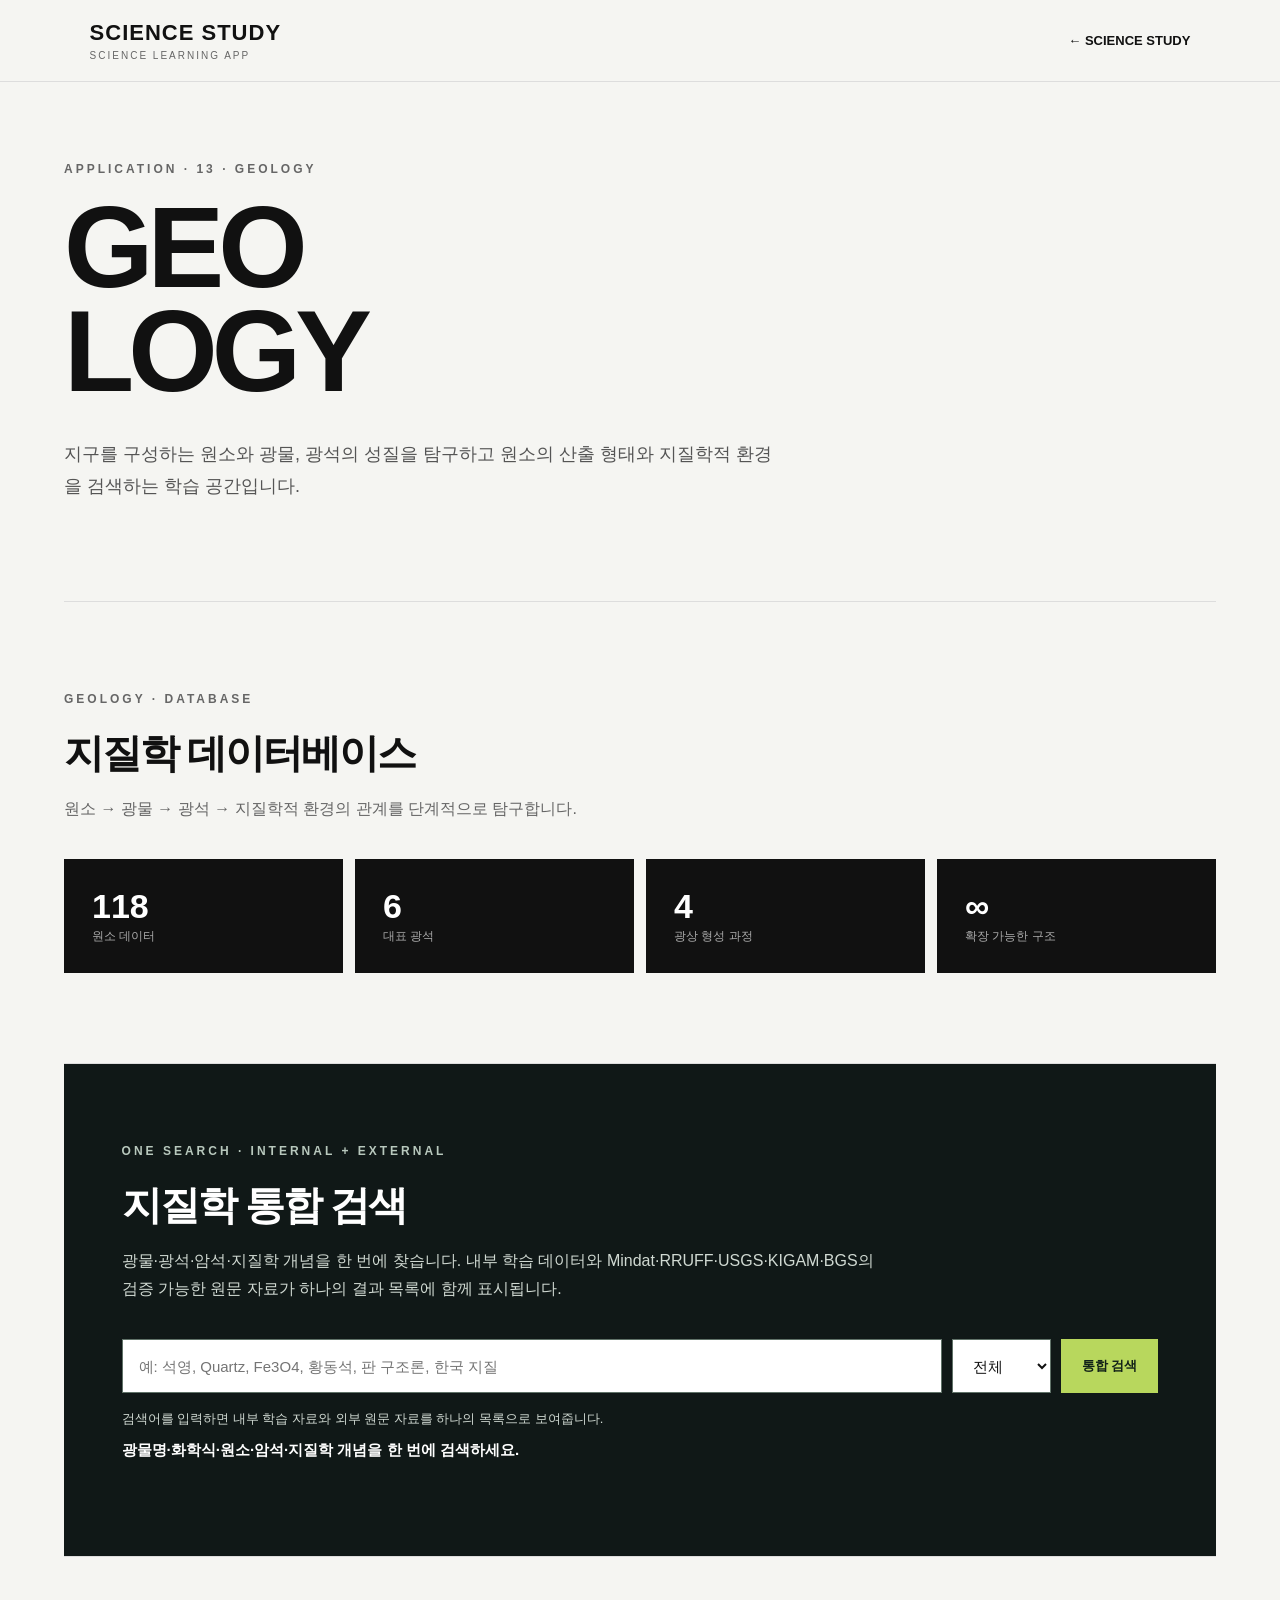
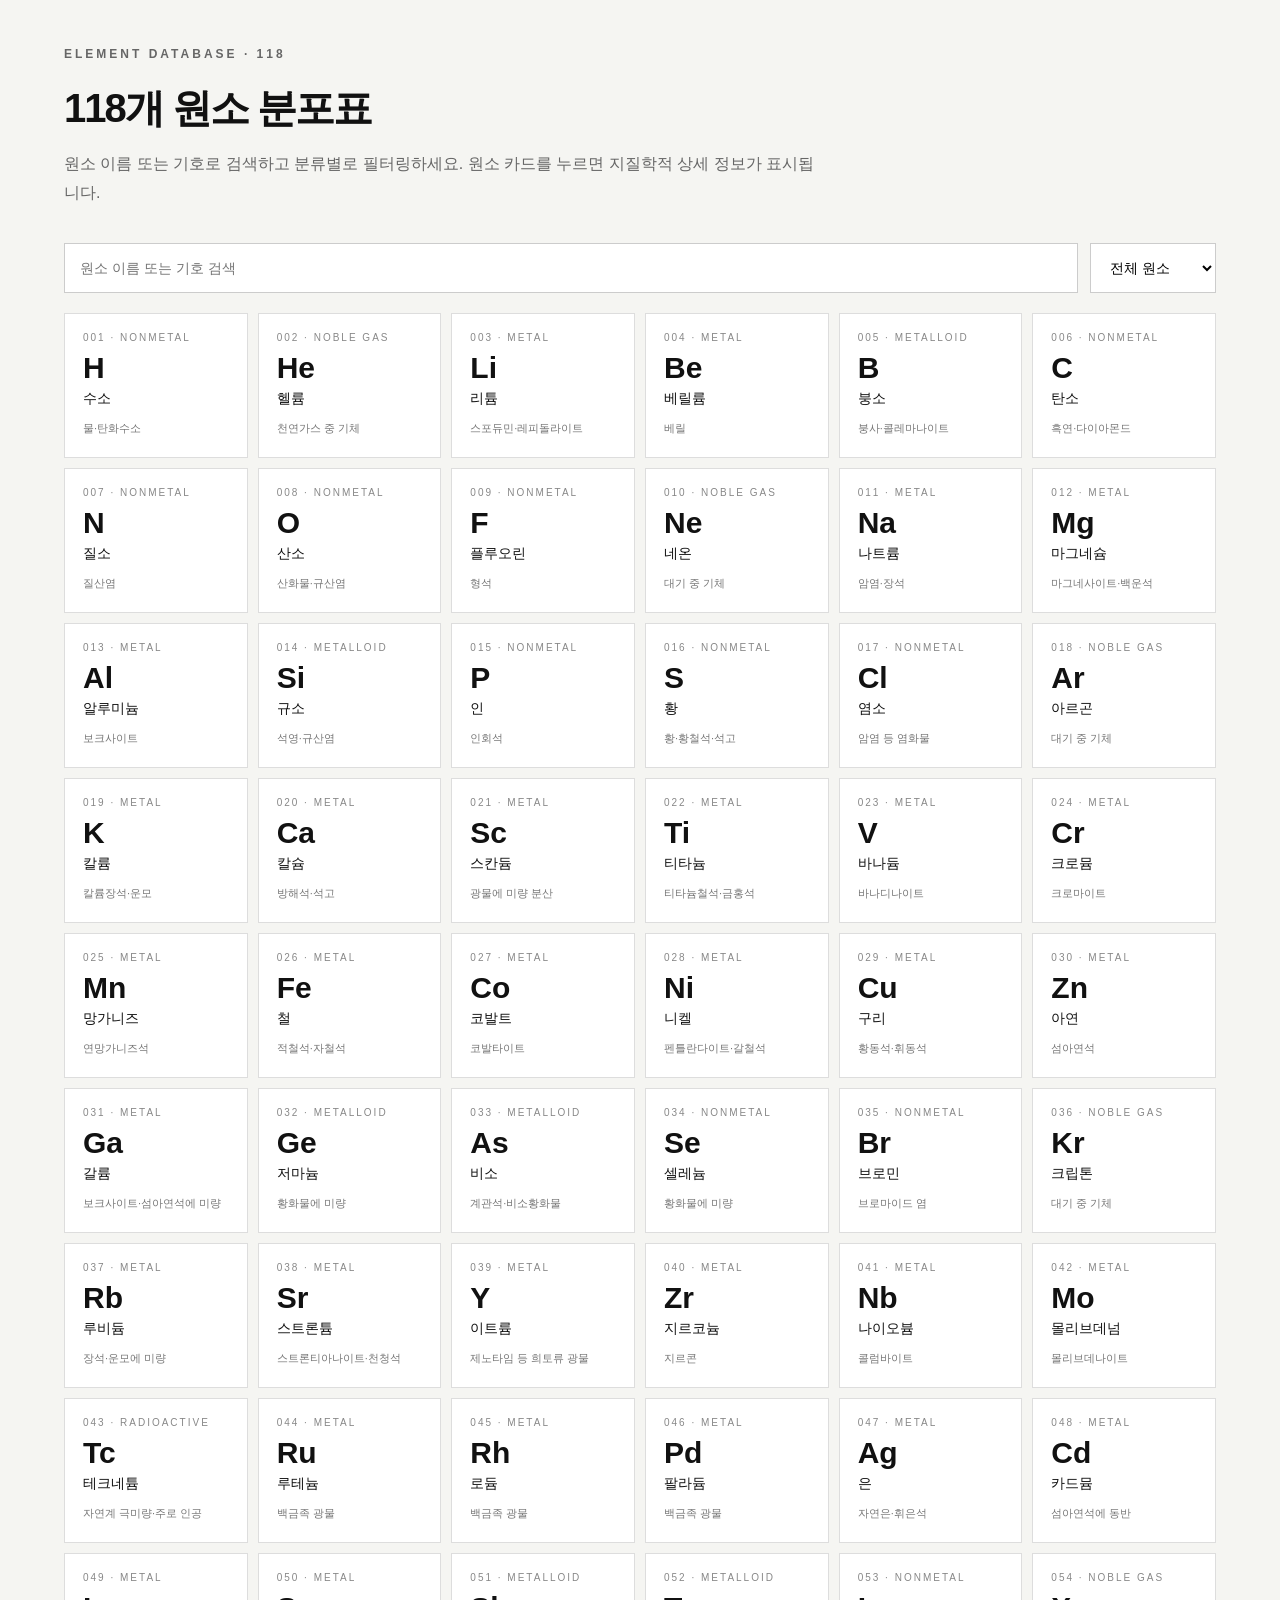
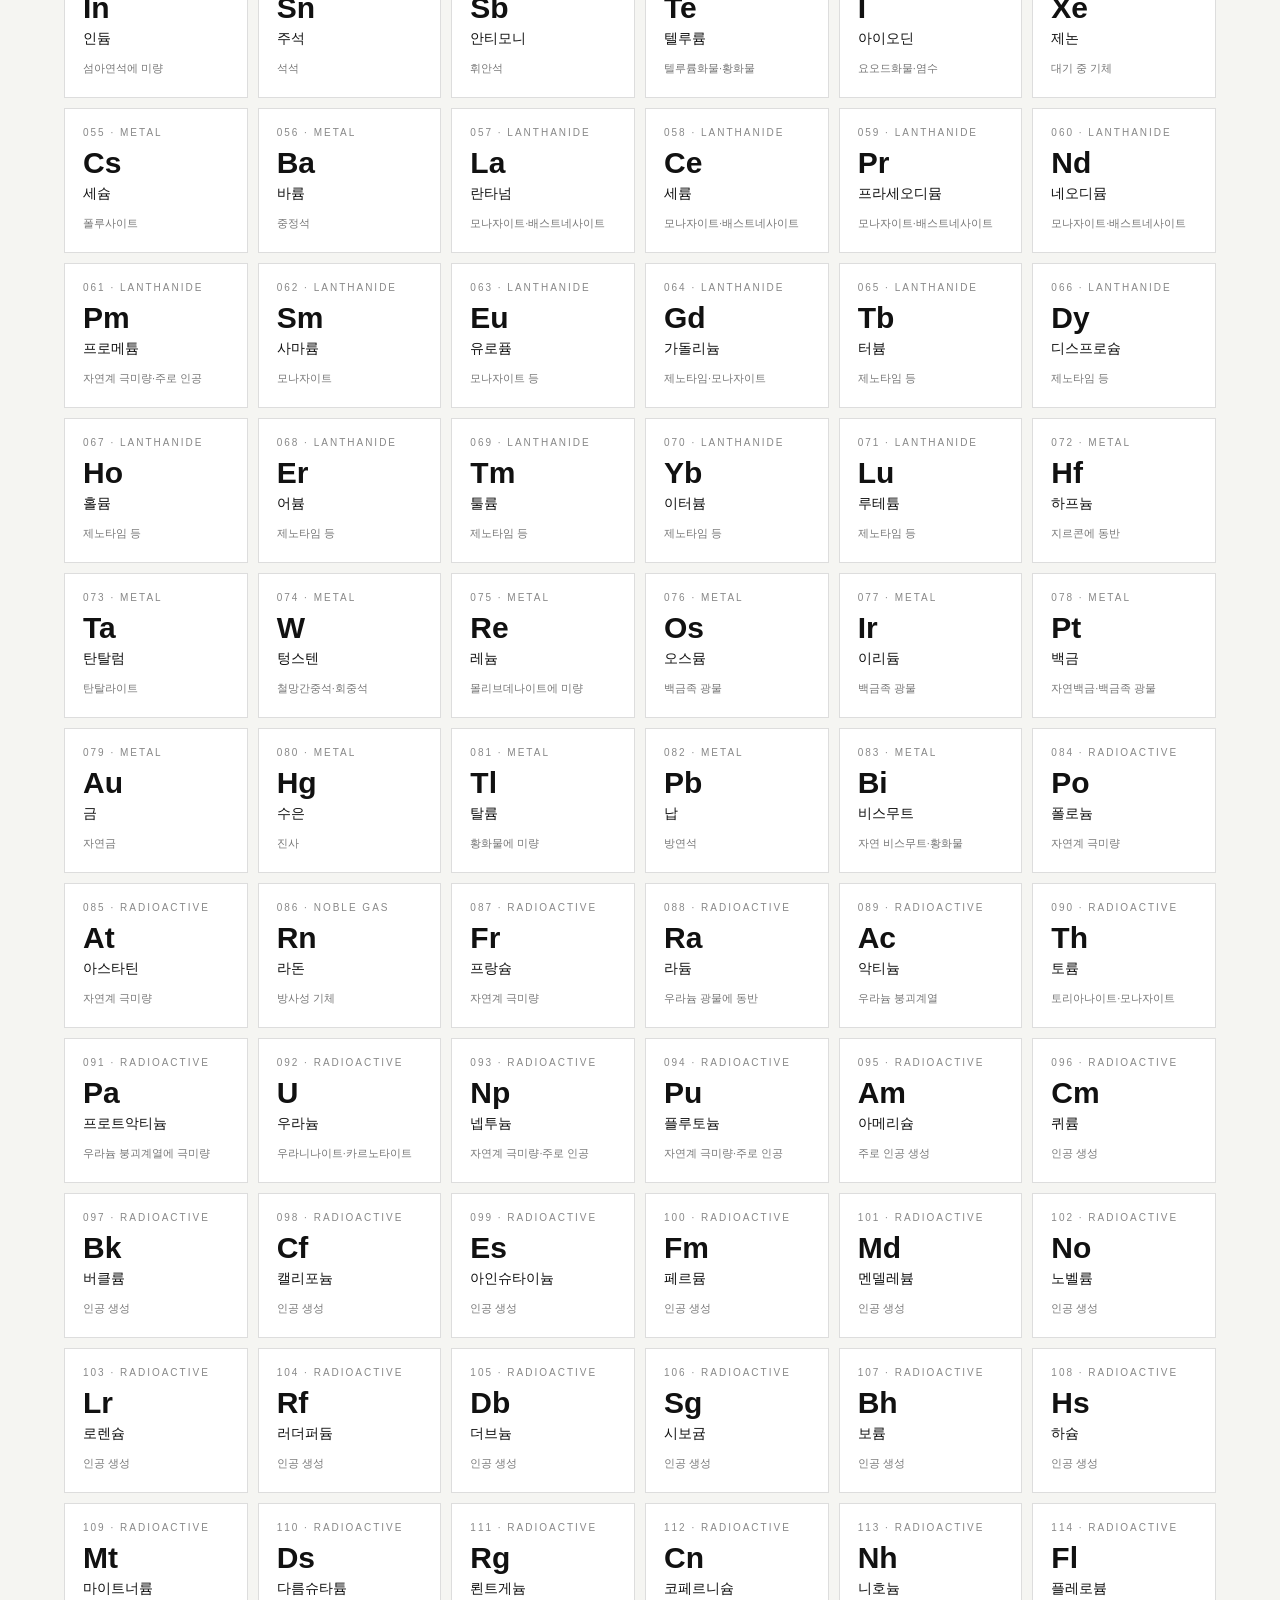
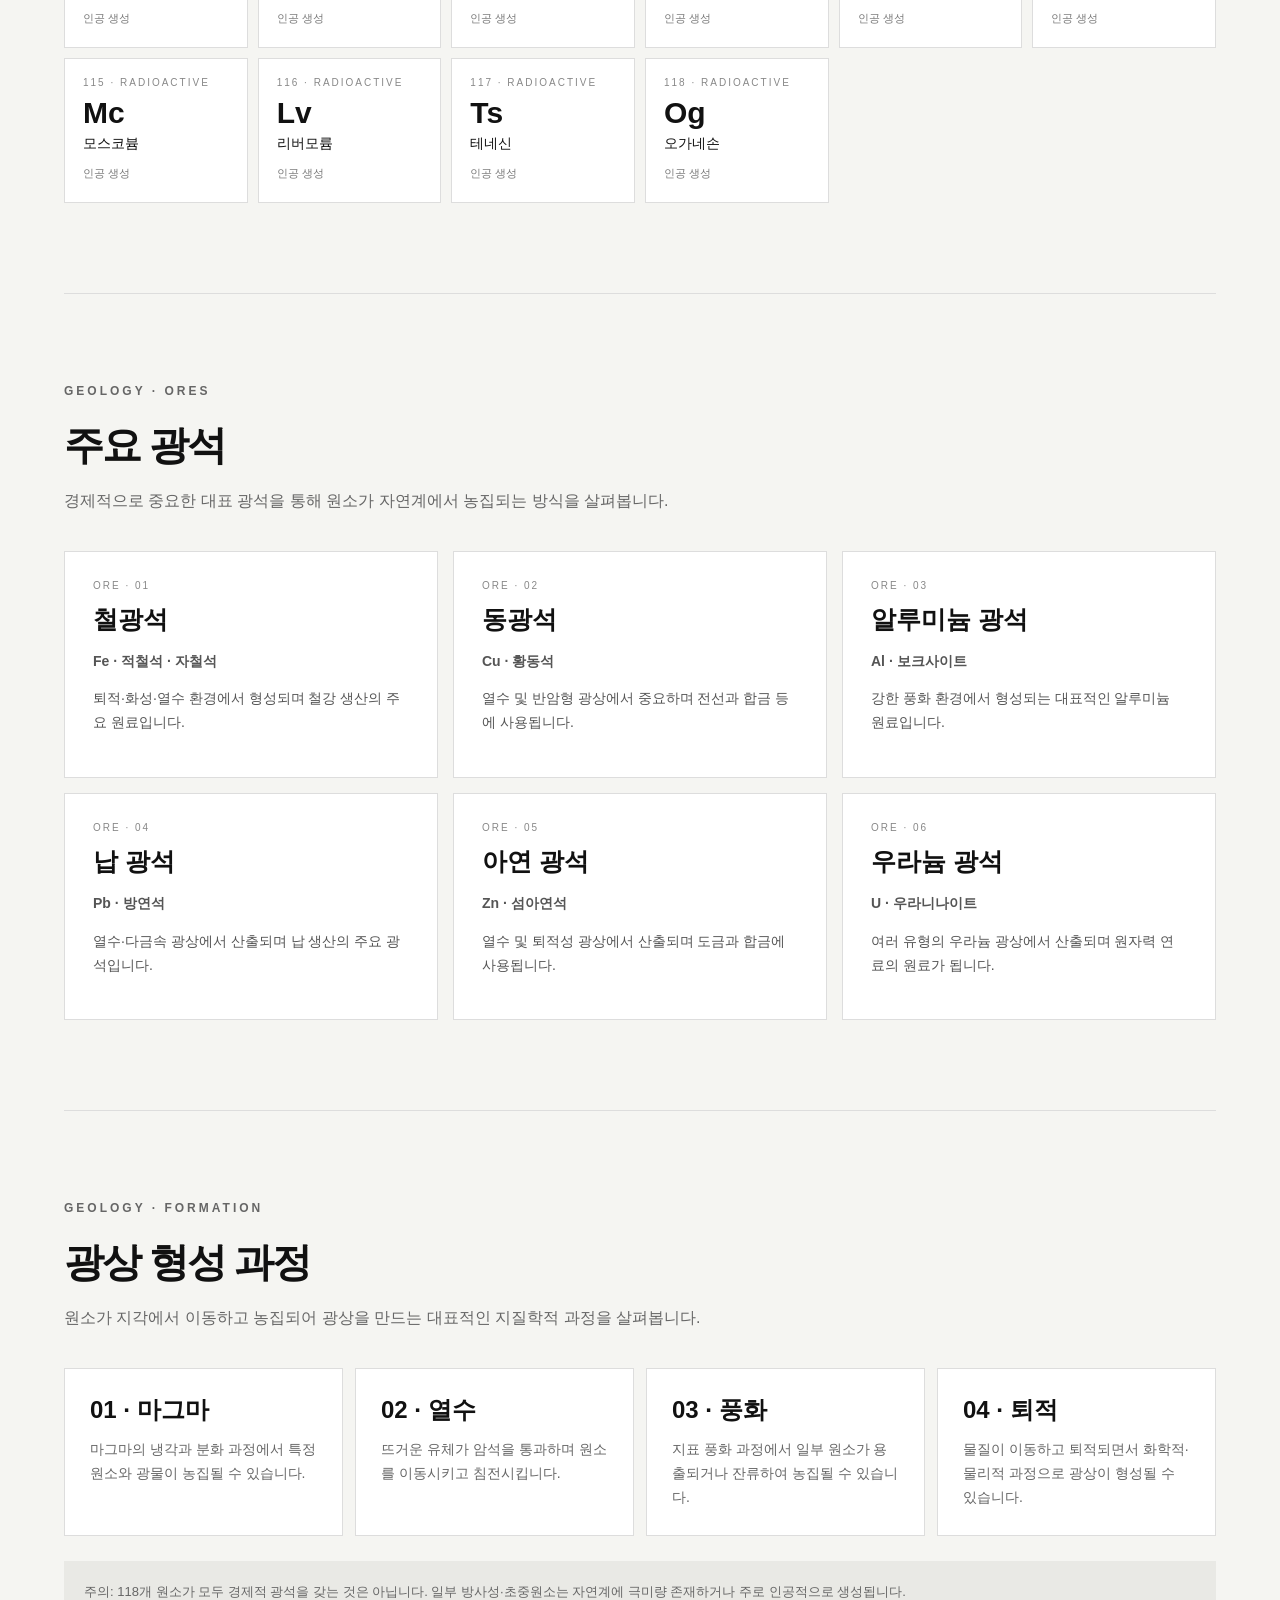
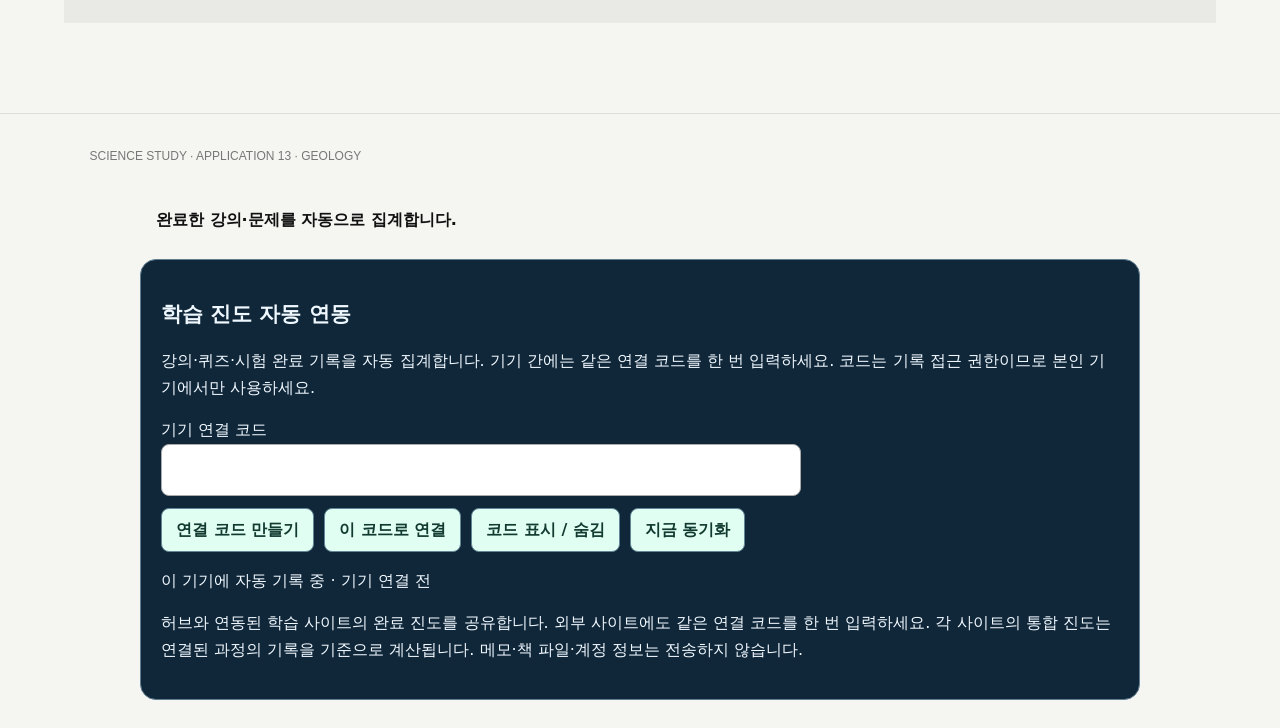
<file: geology.html>
<!DOCTYPE html>
<html lang="ko">
<head>
<meta charset="UTF-8">
<meta name="viewport" content="width=device-width, initial-scale=1.0">
<title>SCIENCE STUDY | GEOLOGY</title>
<style>
*{box-sizing:border-box} html{scroll-behavior:smooth}
body{margin:0;font-family:Arial,"Noto Sans KR",sans-serif;background:#f5f5f2;color:#111}
a{color:inherit;text-decoration:none}
.sr-only{position:absolute;width:1px;height:1px;padding:0;margin:-1px;overflow:hidden;clip:rect(0,0,0,0);white-space:nowrap;border:0}
header{position:sticky;top:0;z-index:100;display:flex;justify-content:space-between;align-items:center;padding:20px 7%;background:rgba(245,245,242,.96);border-bottom:1px solid #ddd}
.logo{font-size:22px;font-weight:800;letter-spacing:1px} .logo span{display:block;margin-top:4px;font-size:10px;font-weight:500;letter-spacing:2px;color:#666}
.back{font-size:13px;font-weight:700} .back:hover{text-decoration:underline}
main{width:min(1180px,90%);margin:auto}
.hero{min-height:480px;display:flex;flex-direction:column;justify-content:center;padding:80px 0}
.label{font-size:12px;font-weight:700;letter-spacing:3px;color:#666;margin-bottom:20px}
.hero h1{margin:0;font-size:clamp(58px,10vw,115px);line-height:.9;letter-spacing:-6px}
.hero p{max-width:720px;margin-top:35px;font-size:18px;line-height:1.8;color:#555}
.section{padding:90px 0;border-top:1px solid #ddd}
.section h2{margin:0 0 14px;font-size:40px;letter-spacing:-2px}
.desc{max-width:760px;margin:0 0 35px;color:#666;line-height:1.8}
.stats{display:grid;grid-template-columns:repeat(4,1fr);gap:12px}
.stat{background:#111;color:#fff;padding:28px} .stat b{display:block;font-size:34px} .stat span{color:#aaa;font-size:12px}
.controls{display:flex;gap:12px;margin:30px 0 20px}
.controls input,.controls select{padding:15px;border:1px solid #ccc;background:#fff;font-size:14px;outline:none}
.controls input{flex:1} .controls input:focus,.controls select:focus{border-color:#111}
.grid{display:grid;grid-template-columns:repeat(6,1fr);gap:10px}
.card{min-height:145px;padding:18px;background:#fff;border:1px solid #ddd;cursor:pointer;transition:.2s}
.card:hover{transform:translateY(-3px);border-color:#111;box-shadow:0 10px 24px #00000012}
.num{font-size:10px;color:#888;letter-spacing:2px} .sym{margin-top:8px;font-size:30px;font-weight:800}
.name{margin-top:5px;font-size:14px} .meta{margin-top:12px;color:#777;font-size:11px;line-height:1.5}
.empty{padding:30px;text-align:center;background:#fff;border:1px solid #ddd;color:#777}
.detail{display:none;margin-top:25px;padding:32px;background:#111;color:#fff} .detail.show{display:block}
.detailhead{display:flex;justify-content:space-between;gap:20px} .dnum{color:#aaa;font-size:11px;letter-spacing:2px}
.dsym{font-size:58px;font-weight:800;margin-top:6px} .detail h3{font-size:30px;margin:4px 0}
.close{height:max-content;padding:10px 15px;background:transparent;color:#fff;border:1px solid #555;cursor:pointer}
.dgrid{display:grid;grid-template-columns:repeat(2,1fr);gap:10px;margin-top:25px}
.ditem{padding:18px;background:#1d1d1d;border:1px solid #333} .ditem span{display:block;color:#888;font-size:11px;margin-bottom:8px} .ditem strong{font-size:14px;line-height:1.7}
.oregrid{display:grid;grid-template-columns:repeat(3,1fr);gap:15px}
.ore{padding:28px;background:#fff;border:1px solid #ddd} .ore .num{letter-spacing:2px} .ore h3{margin:12px 0 7px;font-size:25px} .ore p{font-size:14px;line-height:1.7;color:#555}
.process{display:grid;grid-template-columns:repeat(4,1fr);gap:12px} .process article{padding:25px;background:#fff;border:1px solid #ddd}
.process b{display:block;font-size:24px;margin-bottom:12px} .process p{margin:0;color:#666;line-height:1.7;font-size:14px}
.note{margin-top:25px;padding:20px;background:#e9e9e5;color:#666;line-height:1.7;font-size:13px}
.unified-search{background:#101817;color:#f6f7f3;margin:0 calc((90vw - 100%)/-2);padding:80px max(5%,calc((100vw - 1180px)/2))}.unified-search .label{color:#b8c8bd}.unified-search h2{color:#fff}.unified-search .desc{color:#d0d9d2}.geo-search-form{display:flex;gap:10px;margin-top:28px}.geo-search-form input,.geo-search-form select{min-height:54px;border:1px solid #607268;background:#fff;color:#111;padding:0 16px;font-size:15px}.geo-search-form input{flex:1}.geo-search-form input:focus,.geo-search-form select:focus{outline:3px solid #b8d75d;outline-offset:2px}.geo-search-form button{min-height:54px;border:1px solid #b8d75d;background:#b8d75d;color:#112018;padding:0 20px;font-weight:800;cursor:pointer}.geo-search-status{min-height:24px;margin:16px 0 8px;color:#d0d9d2;font-size:13px;line-height:1.5}.geo-search-status.error{color:#ffd2b9}.geo-search-summary{margin:0 0 16px;color:#fff;font-size:15px;font-weight:700}.geo-search-notice{margin:0 0 16px;border-left:3px solid #b8d75d;padding:10px 12px;background:#ffffff0e;color:#dce7dc;font-size:12px;line-height:1.6}.geo-result-list{display:grid;grid-template-columns:repeat(2,minmax(0,1fr));gap:12px}.geo-result-card{background:#fff;color:#111;border:1px solid #cad2ca;padding:22px}.geo-result-card.external-result{background:#f4f8f2}.geo-result-header{display:flex;align-items:flex-start;justify-content:space-between;gap:12px}.geo-result-header h3{margin:0;font-size:24px;letter-spacing:-1px}.geo-english{margin:5px 0 0;color:#5c625d;font-size:13px}.geo-badges{display:flex;flex-wrap:wrap;justify-content:flex-end;gap:5px}.geo-badge{display:inline-flex;align-items:center;padding:4px 7px;border-radius:999px;font-size:11px;font-weight:800;white-space:nowrap}.geo-badge.internal{background:#15251d;color:#e3f7b2}.geo-badge.external{background:#15334c;color:#d9f0ff}.geo-badge.type{background:#e5e8e3;color:#354137}.geo-badge.source-badge{background:#e8f0de;color:#35512b}.geo-result-description{margin:15px 0;color:#414842;line-height:1.65;font-size:14px}.geo-field{border-top:1px solid #e0e4df;padding:10px 0}.geo-field span{display:block;margin-bottom:4px;color:#647167;font-size:11px;font-weight:800}.geo-field strong{display:block;color:#1b211c;font-size:13px;line-height:1.65}.geo-caveat{margin:14px 0 0;padding:10px;background:#f0f2ed;color:#5a645c;font-size:12px;line-height:1.6}.geo-card-footer{display:flex;align-items:center;flex-wrap:wrap;gap:7px;margin-top:14px}.geo-sources-label{font-size:11px;font-weight:800;color:#59635a}.geo-source,.geo-open-source{border-bottom:1px solid currentColor;color:#315c39;font-size:12px;font-weight:700}.geo-open-source{display:inline-block;margin-top:16px}.geo-empty{grid-column:1/-1;padding:28px;background:#fff;color:#202720;text-align:center}.geo-empty p{margin:9px 0 0;color:#586058;font-size:13px;line-height:1.6}
footer{padding:35px 7%;border-top:1px solid #ddd;color:#777;font-size:12px}
@media(max-width:950px){.grid{grid-template-columns:repeat(4,1fr)}.oregrid{grid-template-columns:repeat(2,1fr)}.process{grid-template-columns:repeat(2,1fr)}}
@media(max-width:650px){header{padding:18px 5%}main{width:90%}.hero h1{font-size:58px;letter-spacing:-3px}.controls,.geo-search-form{flex-direction:column}.grid{grid-template-columns:repeat(2,1fr)}.oregrid,.process,.dgrid,.geo-result-list{grid-template-columns:1fr}.detailhead{flex-direction:column}.stats{grid-template-columns:1fr 1fr}.unified-search{margin:0 -5.55%;padding:55px 5.55%}.geo-result-card{padding:18px}.geo-result-header{flex-direction:column}.geo-badges{justify-content:flex-start}}
</style>
<script src="/progress-core.js" defer></script><script src="/nexus-site-config.js" defer></script><script src="/nexus-site-adapter.js" defer></script><script src="/progress-client.js" data-api="https://study-nexus-hub.vercel.app/api/progress" defer></script></head>
<body>
<header>
<a href="app.html" class="logo">SCIENCE STUDY<span>SCIENCE LEARNING APP</span></a>
<a href="app.html" class="back">← SCIENCE STUDY</a>
</header>

<main>
<section class="hero">
<div class="label">APPLICATION · 13 · GEOLOGY</div>
<h1>GEO<br><strong>LOGY</strong></h1>
<p>지구를 구성하는 원소와 광물, 광석의 성질을 탐구하고 원소의 산출 형태와 지질학적 환경을 검색하는 학습 공간입니다.</p>
</section>

<section class="section">
<div class="label">GEOLOGY · DATABASE</div>
<h2>지질학 데이터베이스</h2>
<p class="desc">원소 → 광물 → 광석 → 지질학적 환경의 관계를 단계적으로 탐구합니다.</p>
<div class="stats">
<div class="stat"><b>118</b><span>원소 데이터</span></div>
<div class="stat"><b>6</b><span>대표 광석</span></div>
<div class="stat"><b>4</b><span>광상 형성 과정</span></div>
<div class="stat"><b>∞</b><span>확장 가능한 구조</span></div>
</div>
</section>

<section class="section unified-search" id="geology-unified-search" aria-labelledby="geology-unified-search-title">
<div class="label">ONE SEARCH · INTERNAL + EXTERNAL</div>
<h2 id="geology-unified-search-title">지질학 통합 검색</h2>
<p class="desc">광물·광석·암석·지질학 개념을 한 번에 찾습니다. 내부 학습 데이터와 Mindat·RRUFF·USGS·KIGAM·BGS의 검증 가능한 원문 자료가 하나의 결과 목록에 함께 표시됩니다.</p>
<form class="geo-search-form" id="geology-unified-search-form" role="search">
<label class="sr-only" for="geology-unified-search-input">지질학 통합 검색어</label>
<input id="geology-unified-search-input" type="search" autocomplete="off" placeholder="예: 석영, Quartz, Fe3O4, 황동석, 판 구조론, 한국 지질" aria-describedby="geology-unified-search-status">
<label class="sr-only" for="geology-unified-search-filter">결과 분류</label>
<select id="geology-unified-search-filter">
<option value="all">전체</option>
<option value="mineral">광물</option>
<option value="ore">광석</option>
<option value="rock">암석</option>
<option value="geology">지질학</option>
</select>
<button type="submit">통합 검색</button>
</form>
<p class="geo-search-status" id="geology-unified-search-status" aria-live="polite"></p>
<p class="geo-search-summary" id="geology-unified-search-summary"></p>
<p class="geo-search-notice" id="geology-unified-search-notice" hidden></p>
<div class="geo-result-list" id="geology-unified-search-results"></div>
</section>

<section class="section" id="elements">
<div class="label">ELEMENT DATABASE · 118</div>
<h2>118개 원소 분포표</h2>
<p class="desc">원소 이름 또는 기호로 검색하고 분류별로 필터링하세요. 원소 카드를 누르면 지질학적 상세 정보가 표시됩니다.</p>
<div class="controls">
<input id="search" type="search" placeholder="원소 이름 또는 기호 검색">
<select id="category">
<option value="all">전체 원소</option>
<option value="금속">금속</option>
<option value="비금속">비금속</option>
<option value="준금속">준금속</option>
<option value="비활성 기체">비활성 기체</option>
<option value="란타넘족">란타넘족</option>
<option value="방사성">방사성 원소</option>
</select>
</div>
<div id="grid" class="grid"></div>
<div id="empty" class="empty" hidden>검색 결과가 없습니다.</div>

<div id="detail" class="detail">
<div class="detailhead">
<div><div id="dnum" class="dnum"></div><div id="dsym" class="dsym"></div><h3 id="dname"></h3></div>
<button id="close" class="close">닫기</button>
</div>
<div class="dgrid">
<div class="ditem"><span>분류</span><strong id="dcat"></strong></div>
<div class="ditem"><span>물질 상태</span><strong id="dstate"></strong></div>
<div class="ditem"><span>대표 광물·산출 형태</span><strong id="dmineral"></strong></div>
<div class="ditem"><span>지질학적 환경</span><strong id="denv"></strong></div>
<div class="ditem"><span>주요 활용</span><strong id="duse"></strong></div>
<div class="ditem"><span>지질학적 의미</span><strong id="dmeaning"></strong></div>
</div>
</div>
</section>

<section class="section" id="ores">
<div class="label">GEOLOGY · ORES</div>
<h2>주요 광석</h2>
<p class="desc">경제적으로 중요한 대표 광석을 통해 원소가 자연계에서 농집되는 방식을 살펴봅니다.</p>
<div class="oregrid">
<article class="ore"><div class="num">ORE · 01</div><h3>철광석</h3><p><b>Fe · 적철석 · 자철석</b></p><p>퇴적·화성·열수 환경에서 형성되며 철강 생산의 주요 원료입니다.</p></article>
<article class="ore"><div class="num">ORE · 02</div><h3>동광석</h3><p><b>Cu · 황동석</b></p><p>열수 및 반암형 광상에서 중요하며 전선과 합금 등에 사용됩니다.</p></article>
<article class="ore"><div class="num">ORE · 03</div><h3>알루미늄 광석</h3><p><b>Al · 보크사이트</b></p><p>강한 풍화 환경에서 형성되는 대표적인 알루미늄 원료입니다.</p></article>
<article class="ore"><div class="num">ORE · 04</div><h3>납 광석</h3><p><b>Pb · 방연석</b></p><p>열수·다금속 광상에서 산출되며 납 생산의 주요 광석입니다.</p></article>
<article class="ore"><div class="num">ORE · 05</div><h3>아연 광석</h3><p><b>Zn · 섬아연석</b></p><p>열수 및 퇴적성 광상에서 산출되며 도금과 합금에 사용됩니다.</p></article>
<article class="ore"><div class="num">ORE · 06</div><h3>우라늄 광석</h3><p><b>U · 우라니나이트</b></p><p>여러 유형의 우라늄 광상에서 산출되며 원자력 연료의 원료가 됩니다.</p></article>
</div>
</section>

<section class="section">
<div class="label">GEOLOGY · FORMATION</div>
<h2>광상 형성 과정</h2>
<p class="desc">원소가 지각에서 이동하고 농집되어 광상을 만드는 대표적인 지질학적 과정을 살펴봅니다.</p>
<div class="process">
<article><b>01 · 마그마</b><p>마그마의 냉각과 분화 과정에서 특정 원소와 광물이 농집될 수 있습니다.</p></article>
<article><b>02 · 열수</b><p>뜨거운 유체가 암석을 통과하며 원소를 이동시키고 침전시킵니다.</p></article>
<article><b>03 · 풍화</b><p>지표 풍화 과정에서 일부 원소가 용출되거나 잔류하여 농집될 수 있습니다.</p></article>
<article><b>04 · 퇴적</b><p>물질이 이동하고 퇴적되면서 화학적·물리적 과정으로 광상이 형성될 수 있습니다.</p></article>
</div>
<div class="note">주의: 118개 원소가 모두 경제적 광석을 갖는 것은 아닙니다. 일부 방사성·초중원소는 자연계에 극미량 존재하거나 주로 인공적으로 생성됩니다.</div>
</section>
</main>

<footer>SCIENCE STUDY · APPLICATION 13 · GEOLOGY</footer>

<script>
const elements = [
{n:1,s:"H",name:"수소",cat:"비금속",state:"기체",mineral:"물·탄화수소",env:"물·유기물",use:"연료·화학"},
{n:2,s:"He",name:"헬륨",cat:"비활성 기체",state:"기체",mineral:"천연가스 중 기체",env:"천연가스·방사성 붕괴",use:"극저온·연구"},
{n:3,s:"Li",name:"리튬",cat:"금속",state:"고체",mineral:"스포듀민·레피돌라이트",env:"페그마타이트·염수",use:"배터리"},
{n:4,s:"Be",name:"베릴륨",cat:"금속",state:"고체",mineral:"베릴",env:"화강암질 페그마타이트",use:"특수 합금"},
{n:5,s:"B",name:"붕소",cat:"준금속",state:"고체",mineral:"붕사·콜레마나이트",env:"증발암·화산성 환경",use:"유리·세라믹"},
{n:6,s:"C",name:"탄소",cat:"비금속",state:"고체",mineral:"흑연·다이아몬드",env:"퇴적·변성·화성 환경",use:"철강·전자·보석"},
{n:7,s:"N",name:"질소",cat:"비금속",state:"기체",mineral:"질산염",env:"대기·토양·생물권",use:"비료"},
{n:8,s:"O",name:"산소",cat:"비금속",state:"기체",mineral:"산화물·규산염",env:"지각 전반",use:"산업·생명"},
{n:9,s:"F",name:"플루오린",cat:"비금속",state:"기체",mineral:"형석",env:"열수 광상",use:"화학산업"},
{n:10,s:"Ne",name:"네온",cat:"비활성 기체",state:"기체",mineral:"대기 중 기체",env:"대기",use:"조명"},
{n:11,s:"Na",name:"나트륨",cat:"금속",state:"고체",mineral:"암염·장석",env:"증발암·화성암",use:"화학산업"},
{n:12,s:"Mg",name:"마그네슘",cat:"금속",state:"고체",mineral:"마그네사이트·백운석",env:"퇴적암·초고철질암",use:"합금"},
{n:13,s:"Al",name:"알루미늄",cat:"금속",state:"고체",mineral:"보크사이트",env:"강한 풍화 환경",use:"금속 생산"},
{n:14,s:"Si",name:"규소",cat:"준금속",state:"고체",mineral:"석영·규산염",env:"지각 전반",use:"반도체·유리"},
{n:15,s:"P",name:"인",cat:"비금속",state:"고체",mineral:"인회석",env:"화성암·퇴적암",use:"비료"},
{n:16,s:"S",name:"황",cat:"비금속",state:"고체",mineral:"황·황철석·석고",env:"화산·열수·퇴적 환경",use:"화학산업"},
{n:17,s:"Cl",name:"염소",cat:"비금속",state:"기체",mineral:"암염 등 염화물",env:"증발암·염수",use:"화학산업"},
{n:18,s:"Ar",name:"아르곤",cat:"비활성 기체",state:"기체",mineral:"대기 중 기체",env:"대기",use:"용접·연구"},
{n:19,s:"K",name:"칼륨",cat:"금속",state:"고체",mineral:"칼륨장석·운모",env:"화성암·퇴적암",use:"비료"},
{n:20,s:"Ca",name:"칼슘",cat:"금속",state:"고체",mineral:"방해석·석고",env:"퇴적암·화성암",use:"시멘트·건축"},
{n:21,s:"Sc",name:"스칸듐",cat:"금속",state:"고체",mineral:"광물에 미량 분산",env:"화성암 등",use:"특수 합금"},
{n:22,s:"Ti",name:"티타늄",cat:"금속",state:"고체",mineral:"티타늄철석·금홍석",env:"화성암·사광상",use:"합금·안료"},
{n:23,s:"V",name:"바나듐",cat:"금속",state:"고체",mineral:"바나디나이트",env:"철·티타늄 광상",use:"합금"},
{n:24,s:"Cr",name:"크로뮴",cat:"금속",state:"고체",mineral:"크로마이트",env:"초고철질 암석",use:"합금"},
{n:25,s:"Mn",name:"망가니즈",cat:"금속",state:"고체",mineral:"연망가니즈석",env:"퇴적·열수 환경",use:"철강"},
{n:26,s:"Fe",name:"철",cat:"금속",state:"고체",mineral:"적철석·자철석",env:"퇴적·화성·열수 환경",use:"철강"},
{n:27,s:"Co",name:"코발트",cat:"금속",state:"고체",mineral:"코발타이트",env:"열수·황화물 광상",use:"배터리·합금"},
{n:28,s:"Ni",name:"니켈",cat:"금속",state:"고체",mineral:"펜틀란다이트·갈철석",env:"초고철질암·풍화 지각",use:"합금·배터리"},
{n:29,s:"Cu",name:"구리",cat:"금속",state:"고체",mineral:"황동석·휘동석",env:"열수·반암형 광상",use:"전선·합금"},
{n:30,s:"Zn",name:"아연",cat:"금속",state:"고체",mineral:"섬아연석",env:"열수·퇴적성 광상",use:"도금·합금"},
{n:31,s:"Ga",name:"갈륨",cat:"금속",state:"고체",mineral:"보크사이트·섬아연석에 미량",env:"Al·Zn 광상",use:"반도체"},
{n:32,s:"Ge",name:"저마늄",cat:"준금속",state:"고체",mineral:"황화물에 미량",env:"아연 광상",use:"반도체·광섬유"},
{n:33,s:"As",name:"비소",cat:"준금속",state:"고체",mineral:"계관석·비소황화물",env:"열수 광상",use:"특수 산업"},
{n:34,s:"Se",name:"셀레늄",cat:"비금속",state:"고체",mineral:"황화물에 미량",env:"황화물 광상",use:"전자·유리"},
{n:35,s:"Br",name:"브로민",cat:"비금속",state:"액체",mineral:"브로마이드 염",env:"염수·증발암",use:"화학산업"},
{n:36,s:"Kr",name:"크립톤",cat:"비활성 기체",state:"기체",mineral:"대기 중 기체",env:"대기",use:"조명"},
{n:37,s:"Rb",name:"루비듐",cat:"금속",state:"고체",mineral:"장석·운모에 미량",env:"화강암질 암석",use:"연구"},
{n:38,s:"Sr",name:"스트론튬",cat:"금속",state:"고체",mineral:"스트론티아나이트·천청석",env:"퇴적 환경",use:"세라믹·불꽃"},
{n:39,s:"Y",name:"이트륨",cat:"금속",state:"고체",mineral:"제노타임 등 희토류 광물",env:"화성암·사광상",use:"세라믹·전자"},
{n:40,s:"Zr",name:"지르코늄",cat:"금속",state:"고체",mineral:"지르콘",env:"화성암·사광상",use:"세라믹"},
{n:41,s:"Nb",name:"나이오븀",cat:"금속",state:"고체",mineral:"콜럼바이트",env:"페그마타이트",use:"합금"},
{n:42,s:"Mo",name:"몰리브데넘",cat:"금속",state:"고체",mineral:"몰리브데나이트",env:"반암형·열수 광상",use:"합금"},
{n:43,s:"Tc",name:"테크네튬",cat:"방사성",state:"고체",mineral:"자연계 극미량·주로 인공",env:"우라늄 붕괴계열",use:"연구"},
{n:44,s:"Ru",name:"루테늄",cat:"금속",state:"고체",mineral:"백금족 광물",env:"마그마성 광상",use:"촉매·전자"},
{n:45,s:"Rh",name:"로듐",cat:"금속",state:"고체",mineral:"백금족 광물",env:"마그마성 광상",use:"촉매"},
{n:46,s:"Pd",name:"팔라듐",cat:"금속",state:"고체",mineral:"백금족 광물",env:"마그마성 광상",use:"촉매·전자"},
{n:47,s:"Ag",name:"은",cat:"금속",state:"고체",mineral:"자연은·휘은석",env:"열수 광상",use:"귀금속·전자"},
{n:48,s:"Cd",name:"카드뮴",cat:"금속",state:"고체",mineral:"섬아연석에 동반",env:"아연 광상",use:"배터리·도금"},
{n:49,s:"In",name:"인듐",cat:"금속",state:"고체",mineral:"섬아연석에 미량",env:"아연 광상",use:"디스플레이·전자"},
{n:50,s:"Sn",name:"주석",cat:"금속",state:"고체",mineral:"석석",env:"화강암질 열수·사광상",use:"납땜·합금"},
{n:51,s:"Sb",name:"안티모니",cat:"준금속",state:"고체",mineral:"휘안석",env:"열수 광상",use:"합금"},
{n:52,s:"Te",name:"텔루륨",cat:"준금속",state:"고체",mineral:"텔루륨화물·황화물",env:"열수·금속 광상",use:"전자·태양전지"},
{n:53,s:"I",name:"아이오딘",cat:"비금속",state:"고체",mineral:"요오드화물·염수",env:"염수·해양 환경",use:"의약·화학"},
{n:54,s:"Xe",name:"제논",cat:"비활성 기체",state:"기체",mineral:"대기 중 기체",env:"대기",use:"조명·의료"},
{n:55,s:"Cs",name:"세슘",cat:"금속",state:"고체",mineral:"폴루사이트",env:"페그마타이트",use:"정밀 시계"},
{n:56,s:"Ba",name:"바륨",cat:"금속",state:"고체",mineral:"중정석",env:"열수·퇴적 환경",use:"시추·의료"},
{n:57,s:"La",name:"란타넘",cat:"란타넘족",state:"고체",mineral:"모나자이트·배스트네사이트",env:"희토류 광상",use:"촉매·광학"},
{n:58,s:"Ce",name:"세륨",cat:"란타넘족",state:"고체",mineral:"모나자이트·배스트네사이트",env:"희토류 광상",use:"촉매·연마"},
{n:59,s:"Pr",name:"프라세오디뮴",cat:"란타넘족",state:"고체",mineral:"모나자이트·배스트네사이트",env:"희토류 광상",use:"자석·유리"},
{n:60,s:"Nd",name:"네오디뮴",cat:"란타넘족",state:"고체",mineral:"모나자이트·배스트네사이트",env:"희토류 광상",use:"강력 자석"},
{n:61,s:"Pm",name:"프로메튬",cat:"란타넘족",state:"고체",mineral:"자연계 극미량·주로 인공",env:"방사성 붕괴계열",use:"연구"},
{n:62,s:"Sm",name:"사마륨",cat:"란타넘족",state:"고체",mineral:"모나자이트",env:"희토류 광상",use:"자석·원자로"},
{n:63,s:"Eu",name:"유로퓸",cat:"란타넘족",state:"고체",mineral:"모나자이트 등",env:"희토류 광상",use:"형광체"},
{n:64,s:"Gd",name:"가돌리늄",cat:"란타넘족",state:"고체",mineral:"제노타임·모나자이트",env:"희토류 광상",use:"의료·자성"},
{n:65,s:"Tb",name:"터븀",cat:"란타넘족",state:"고체",mineral:"제노타임 등",env:"희토류 광상",use:"자성재료"},
{n:66,s:"Dy",name:"디스프로슘",cat:"란타넘족",state:"고체",mineral:"제노타임 등",env:"희토류 광상",use:"고성능 자석"},
{n:67,s:"Ho",name:"홀뮴",cat:"란타넘족",state:"고체",mineral:"제노타임 등",env:"희토류 광상",use:"레이저"},
{n:68,s:"Er",name:"어븀",cat:"란타넘족",state:"고체",mineral:"제노타임 등",env:"희토류 광상",use:"광섬유"},
{n:69,s:"Tm",name:"툴륨",cat:"란타넘족",state:"고체",mineral:"제노타임 등",env:"희토류 광상",use:"레이저"},
{n:70,s:"Yb",name:"이터븀",cat:"란타넘족",state:"고체",mineral:"제노타임 등",env:"희토류 광상",use:"전자·연구"},
{n:71,s:"Lu",name:"루테튬",cat:"란타넘족",state:"고체",mineral:"제노타임 등",env:"희토류 광상",use:"의료·촉매"},
{n:72,s:"Hf",name:"하프늄",cat:"금속",state:"고체",mineral:"지르콘에 동반",env:"화성암·사광상",use:"원자로·합금"},
{n:73,s:"Ta",name:"탄탈럼",cat:"금속",state:"고체",mineral:"탄탈라이트",env:"페그마타이트",use:"전자부품"},
{n:74,s:"W",name:"텅스텐",cat:"금속",state:"고체",mineral:"철망간중석·회중석",env:"열수 광상",use:"초경·합금"},
{n:75,s:"Re",name:"레늄",cat:"금속",state:"고체",mineral:"몰리브데나이트에 미량",env:"몰리브데넘 광상",use:"고온 합금"},
{n:76,s:"Os",name:"오스뮴",cat:"금속",state:"고체",mineral:"백금족 광물",env:"마그마성 광상",use:"합금·촉매"},
{n:77,s:"Ir",name:"이리듐",cat:"금속",state:"고체",mineral:"백금족 광물",env:"마그마성 광상",use:"촉매·합금"},
{n:78,s:"Pt",name:"백금",cat:"금속",state:"고체",mineral:"자연백금·백금족 광물",env:"마그마성 광상",use:"귀금속·촉매"},
{n:79,s:"Au",name:"금",cat:"금속",state:"고체",mineral:"자연금",env:"열수 광상·사광상",use:"귀금속·전자"},
{n:80,s:"Hg",name:"수은",cat:"금속",state:"액체",mineral:"진사",env:"열수 광상",use:"산업·연구"},
{n:81,s:"Tl",name:"탈륨",cat:"금속",state:"고체",mineral:"황화물에 미량",env:"열수 광상",use:"전자·연구"},
{n:82,s:"Pb",name:"납",cat:"금속",state:"고체",mineral:"방연석",env:"열수·다금속 광상",use:"배터리"},
{n:83,s:"Bi",name:"비스무트",cat:"금속",state:"고체",mineral:"자연 비스무트·황화물",env:"열수 광상",use:"합금·전자"},
{n:84,s:"Po",name:"폴로늄",cat:"방사성",state:"고체",mineral:"자연계 극미량",env:"우라늄 붕괴계열",use:"연구"},
{n:85,s:"At",name:"아스타틴",cat:"방사성",state:"고체",mineral:"자연계 극미량",env:"방사성 붕괴계열",use:"연구"},
{n:86,s:"Rn",name:"라돈",cat:"비활성 기체",state:"기체",mineral:"방사성 기체",env:"우라늄·라듐 붕괴",use:"방사선 연구"},
{n:87,s:"Fr",name:"프랑슘",cat:"방사성",state:"고체",mineral:"자연계 극미량",env:"악티늄 붕괴계열",use:"연구"},
{n:88,s:"Ra",name:"라듐",cat:"방사성",state:"고체",mineral:"우라늄 광물에 동반",env:"우라늄 광상",use:"연구"},
{n:89,s:"Ac",name:"악티늄",cat:"방사성",state:"고체",mineral:"우라늄 붕괴계열",env:"우라늄 광물에 극미량",use:"연구"},
{n:90,s:"Th",name:"토륨",cat:"방사성",state:"고체",mineral:"토리아나이트·모나자이트",env:"화강암·희토류 광상",use:"원자력 연구"},
{n:91,s:"Pa",name:"프로트악티늄",cat:"방사성",state:"고체",mineral:"우라늄 붕괴계열에 극미량",env:"우라늄 광물",use:"연구"},
{n:92,s:"U",name:"우라늄",cat:"방사성",state:"고체",mineral:"우라니나이트·카르노타이트",env:"화강암 관련·사암형 광상",use:"원자력 연료"},
{n:93,s:"Np",name:"넵투늄",cat:"방사성",state:"고체",mineral:"자연계 극미량·주로 인공",env:"우라늄 광물에서 극미량",use:"연구"},
{n:94,s:"Pu",name:"플루토늄",cat:"방사성",state:"고체",mineral:"자연계 극미량·주로 인공",env:"우라늄계 환경에서 극미량",use:"원자력 연구"},
{n:95,s:"Am",name:"아메리슘",cat:"방사성",state:"고체",mineral:"주로 인공 생성",env:"자연계 주요 광석 없음",use:"연구"},
{n:96,s:"Cm",name:"퀴륨",cat:"방사성",state:"고체",mineral:"인공 생성",env:"자연계 주요 광석 없음",use:"연구"},
{n:97,s:"Bk",name:"버클륨",cat:"방사성",state:"고체",mineral:"인공 생성",env:"자연계 주요 광석 없음",use:"연구"},
{n:98,s:"Cf",name:"캘리포늄",cat:"방사성",state:"고체",mineral:"인공 생성",env:"자연계 주요 광석 없음",use:"연구"},
{n:99,s:"Es",name:"아인슈타이늄",cat:"방사성",state:"고체",mineral:"인공 생성",env:"자연계 주요 광석 없음",use:"연구"},
{n:100,s:"Fm",name:"페르뮴",cat:"방사성",state:"고체",mineral:"인공 생성",env:"자연계 주요 광석 없음",use:"연구"},
{n:101,s:"Md",name:"멘델레븀",cat:"방사성",state:"고체",mineral:"인공 생성",env:"자연계 주요 광석 없음",use:"연구"},
{n:102,s:"No",name:"노벨륨",cat:"방사성",state:"고체",mineral:"인공 생성",env:"자연계 주요 광석 없음",use:"연구"},
{n:103,s:"Lr",name:"로렌슘",cat:"방사성",state:"고체",mineral:"인공 생성",env:"자연계 주요 광석 없음",use:"연구"},
{n:104,s:"Rf",name:"러더퍼듐",cat:"방사성",state:"고체",mineral:"인공 생성",env:"자연계 주요 광석 없음",use:"연구"},
{n:105,s:"Db",name:"더브늄",cat:"방사성",state:"고체",mineral:"인공 생성",env:"자연계 주요 광석 없음",use:"연구"},
{n:106,s:"Sg",name:"시보귬",cat:"방사성",state:"고체",mineral:"인공 생성",env:"자연계 주요 광석 없음",use:"연구"},
{n:107,s:"Bh",name:"보륨",cat:"방사성",state:"고체",mineral:"인공 생성",env:"자연계 주요 광석 없음",use:"연구"},
{n:108,s:"Hs",name:"하슘",cat:"방사성",state:"고체",mineral:"인공 생성",env:"자연계 주요 광석 없음",use:"연구"},
{n:109,s:"Mt",name:"마이트너륨",cat:"방사성",state:"고체",mineral:"인공 생성",env:"자연계 주요 광석 없음",use:"연구"},
{n:110,s:"Ds",name:"다름슈타튬",cat:"방사성",state:"고체",mineral:"인공 생성",env:"자연계 주요 광석 없음",use:"연구"},
{n:111,s:"Rg",name:"뢴트게늄",cat:"방사성",state:"고체",mineral:"인공 생성",env:"자연계 주요 광석 없음",use:"연구"},
{n:112,s:"Cn",name:"코페르니슘",cat:"방사성",state:"고체",mineral:"인공 생성",env:"자연계 주요 광석 없음",use:"연구"},
{n:113,s:"Nh",name:"니호늄",cat:"방사성",state:"고체",mineral:"인공 생성",env:"자연계 주요 광석 없음",use:"연구"},
{n:114,s:"Fl",name:"플레로븀",cat:"방사성",state:"고체",mineral:"인공 생성",env:"자연계 주요 광석 없음",use:"연구"},
{n:115,s:"Mc",name:"모스코븀",cat:"방사성",state:"고체",mineral:"인공 생성",env:"자연계 주요 광석 없음",use:"연구"},
{n:116,s:"Lv",name:"리버모륨",cat:"방사성",state:"고체",mineral:"인공 생성",env:"자연계 주요 광석 없음",use:"연구"},
{n:117,s:"Ts",name:"테네신",cat:"방사성",state:"고체",mineral:"인공 생성",env:"자연계 주요 광석 없음",use:"연구"},
{n:118,s:"Og",name:"오가네손",cat:"방사성",state:"기체로 예측",mineral:"인공 생성",env:"자연계 주요 광석 없음",use:"연구"}
];

const search = document.getElementById("search");
const category = document.getElementById("category");
const grid = document.getElementById("grid");
const empty = document.getElementById("empty");
const detail = document.getElementById("detail");

const labels = {
"금속":"METAL","비금속":"NONMETAL","준금속":"METALLOID",
"비활성 기체":"NOBLE GAS","란타넘족":"LANTHANIDE","방사성":"RADIOACTIVE"
};

function render() {
const q = search.value.trim().toLowerCase();
const c = category.value;
const filtered = elements.filter(e =>
(e.name.toLowerCase().includes(q) || e.s.toLowerCase().includes(q) || String(e.n).includes(q)) &&
(c === "all" || e.cat === c)
);
grid.innerHTML = "";
filtered.forEach(e => {
const card = document.createElement("article");
card.className = "card";
card.innerHTML = `<div class="num">${String(e.n).padStart(3,"0")} · ${labels[e.cat] || e.cat.toUpperCase()}</div>
<div class="sym">${e.s}</div><div class="name">${e.name}</div>
<div class="meta">${e.mineral}</div>`;
card.addEventListener("click", () => showDetail(e));
grid.appendChild(card);
});
empty.hidden = filtered.length !== 0;
}

function showDetail(e) {
document.getElementById("dnum").textContent = `ELEMENT · ${String(e.n).padStart(3,"0")}`;
document.getElementById("dsym").textContent = e.s;
document.getElementById("dname").textContent = e.name;
document.getElementById("dcat").textContent = e.cat;
document.getElementById("dstate").textContent = e.state;
document.getElementById("dmineral").textContent = e.mineral;
document.getElementById("denv").textContent = e.env;
document.getElementById("duse").textContent = e.use;
document.getElementById("dmeaning").textContent =
e.mineral.includes("인공") || e.env.includes("인공")
? "자연계의 일반적인 광석 분포보다는 인공 생성 및 방사성 붕괴와 관련해 다루는 것이 적절합니다."
: `${e.name}이(가) 어떤 광물 또는 지질 환경에 결합되어 존재하는지를 보여줍니다.`;
detail.classList.add("show");
detail.scrollIntoView({behavior:"smooth",block:"nearest"});
}

search.addEventListener("input", render);
category.addEventListener("change", render);
document.getElementById("close").addEventListener("click", () => detail.classList.remove("show"));
render();
</script>
<script src="geology-search.js" defer></script>
</body>
</html>
</file>
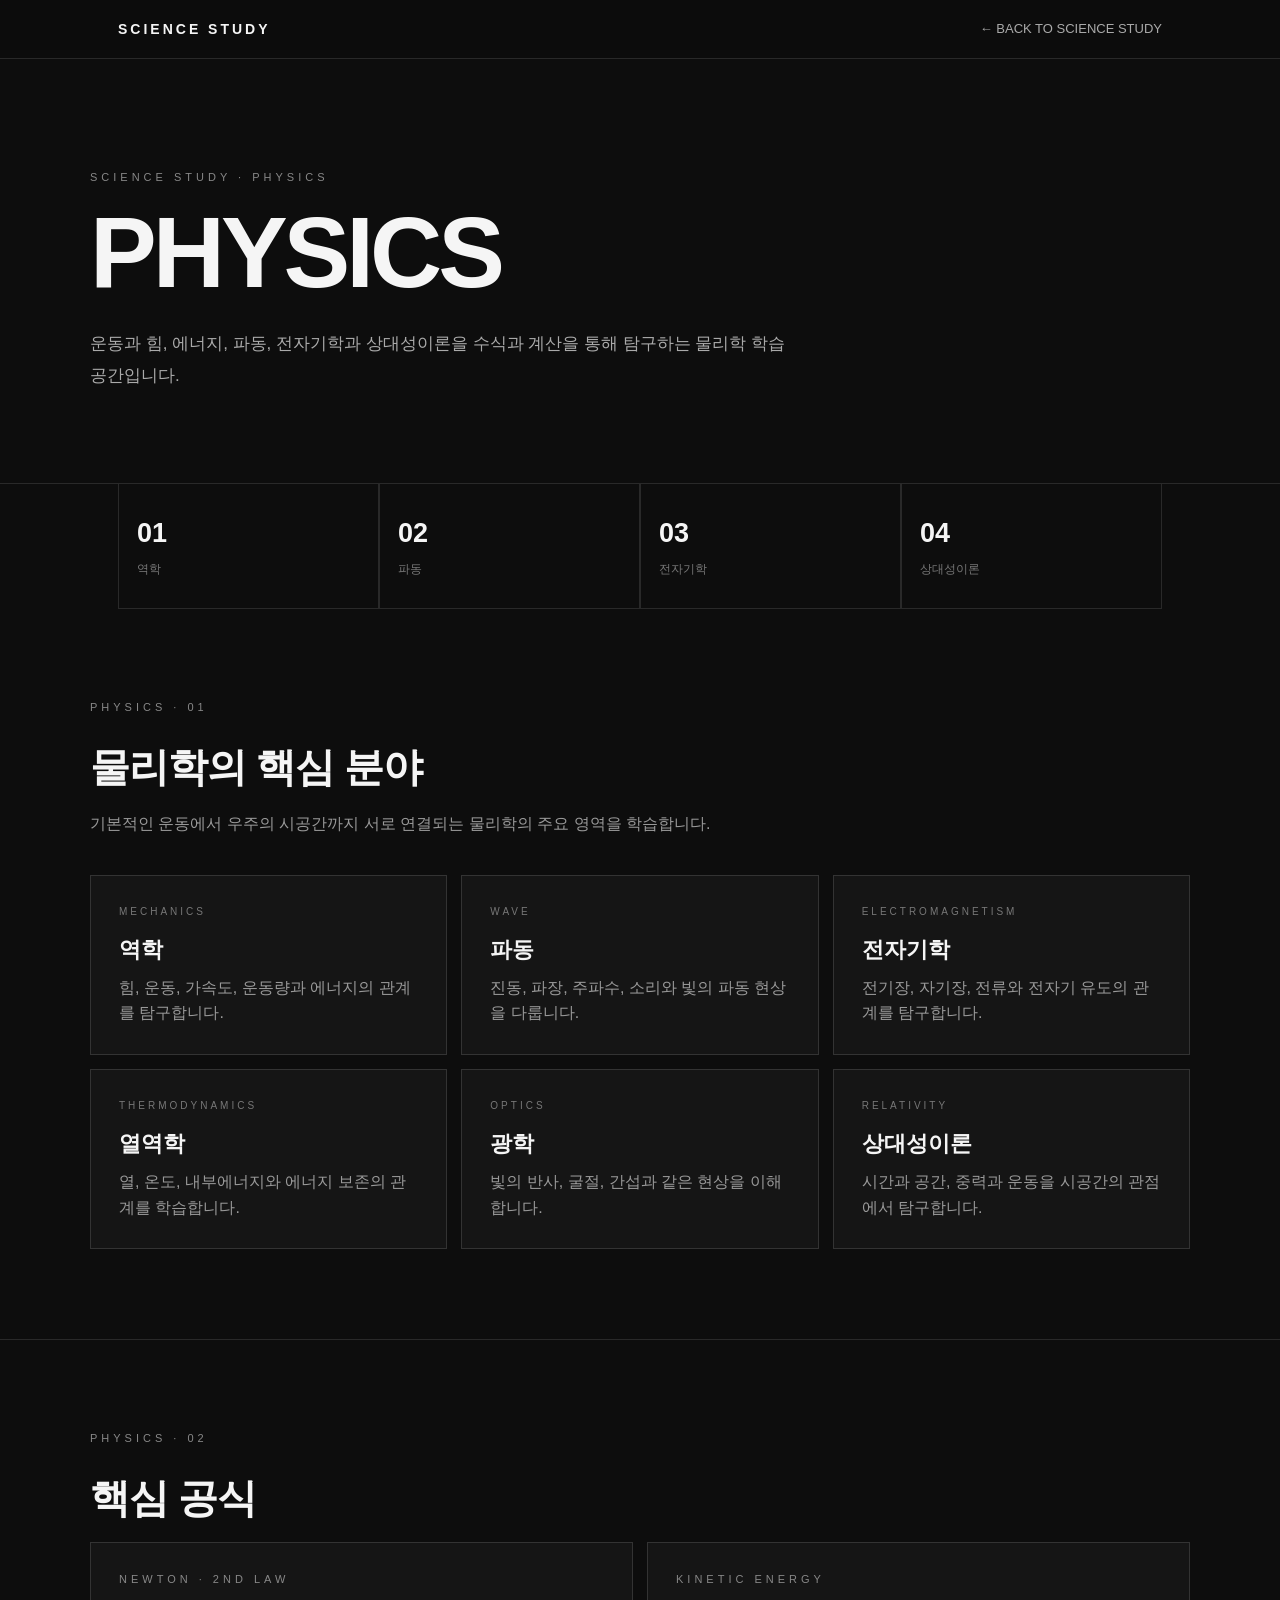
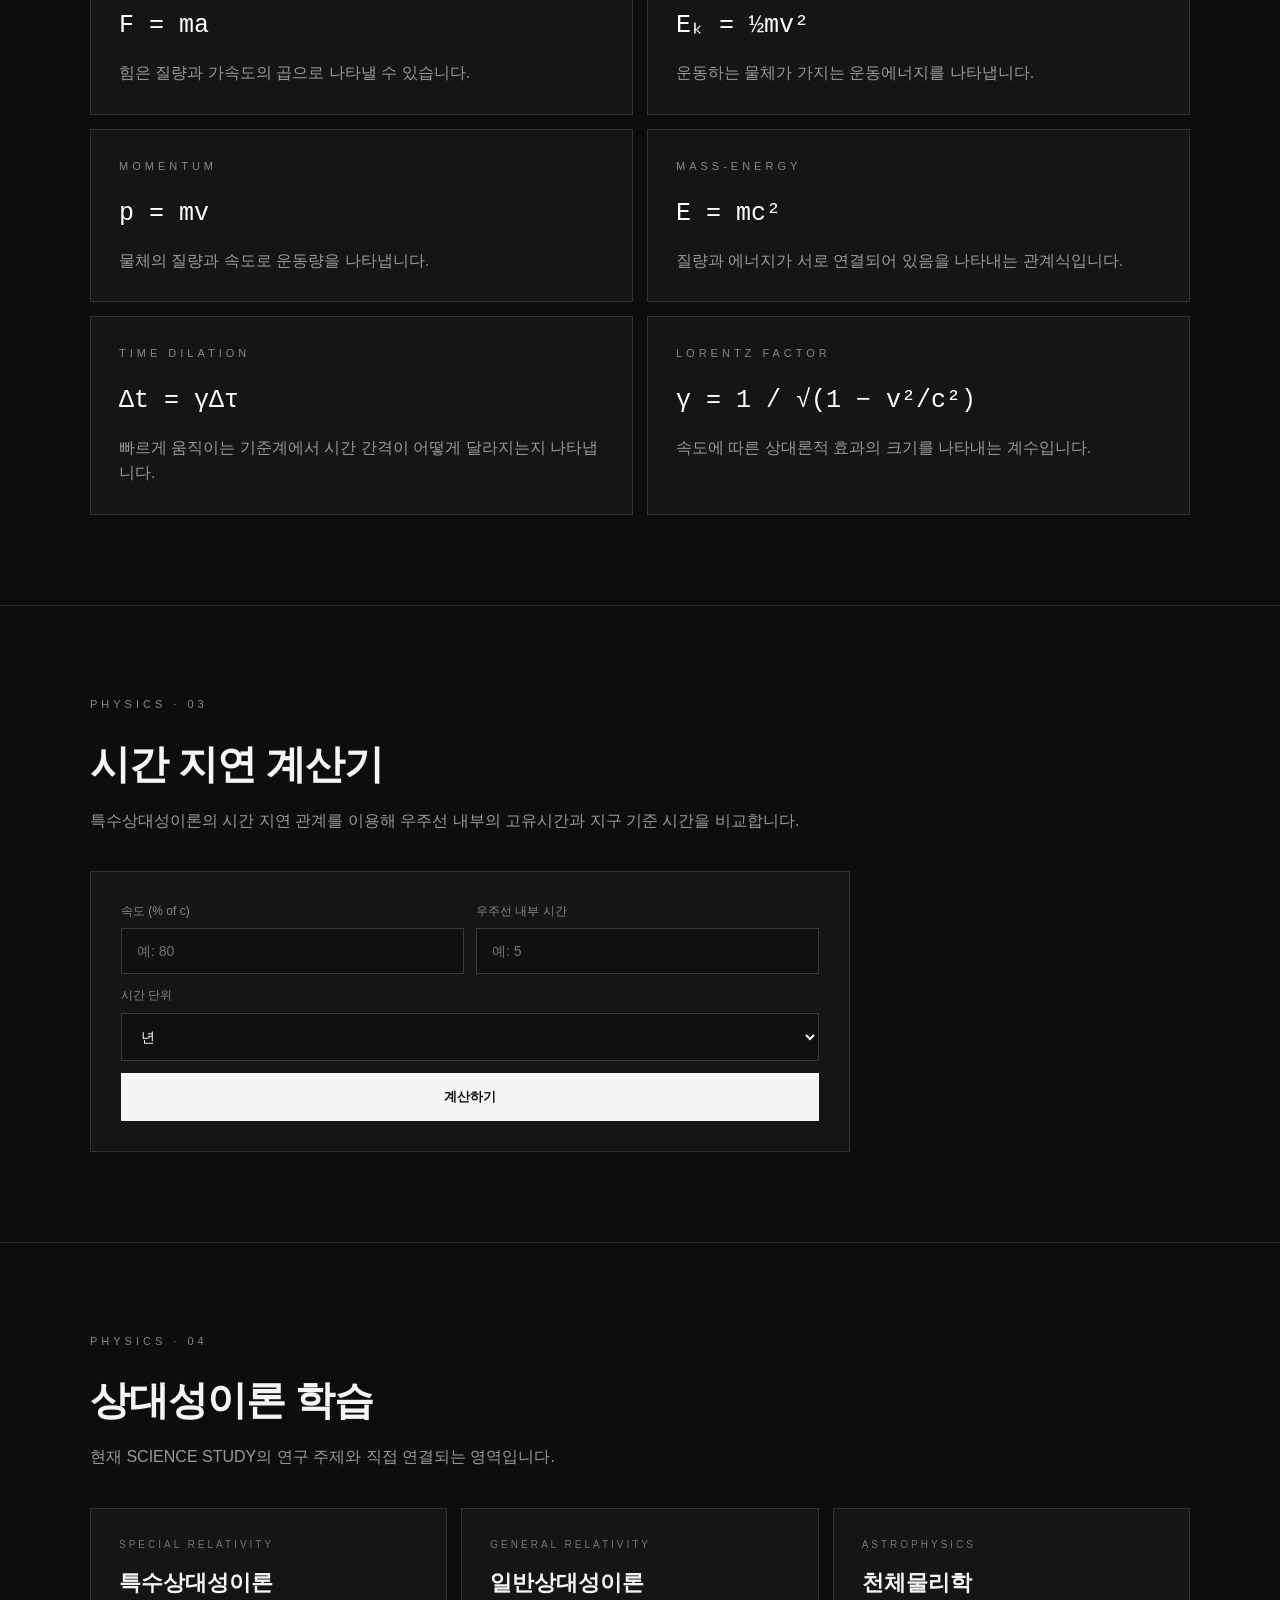
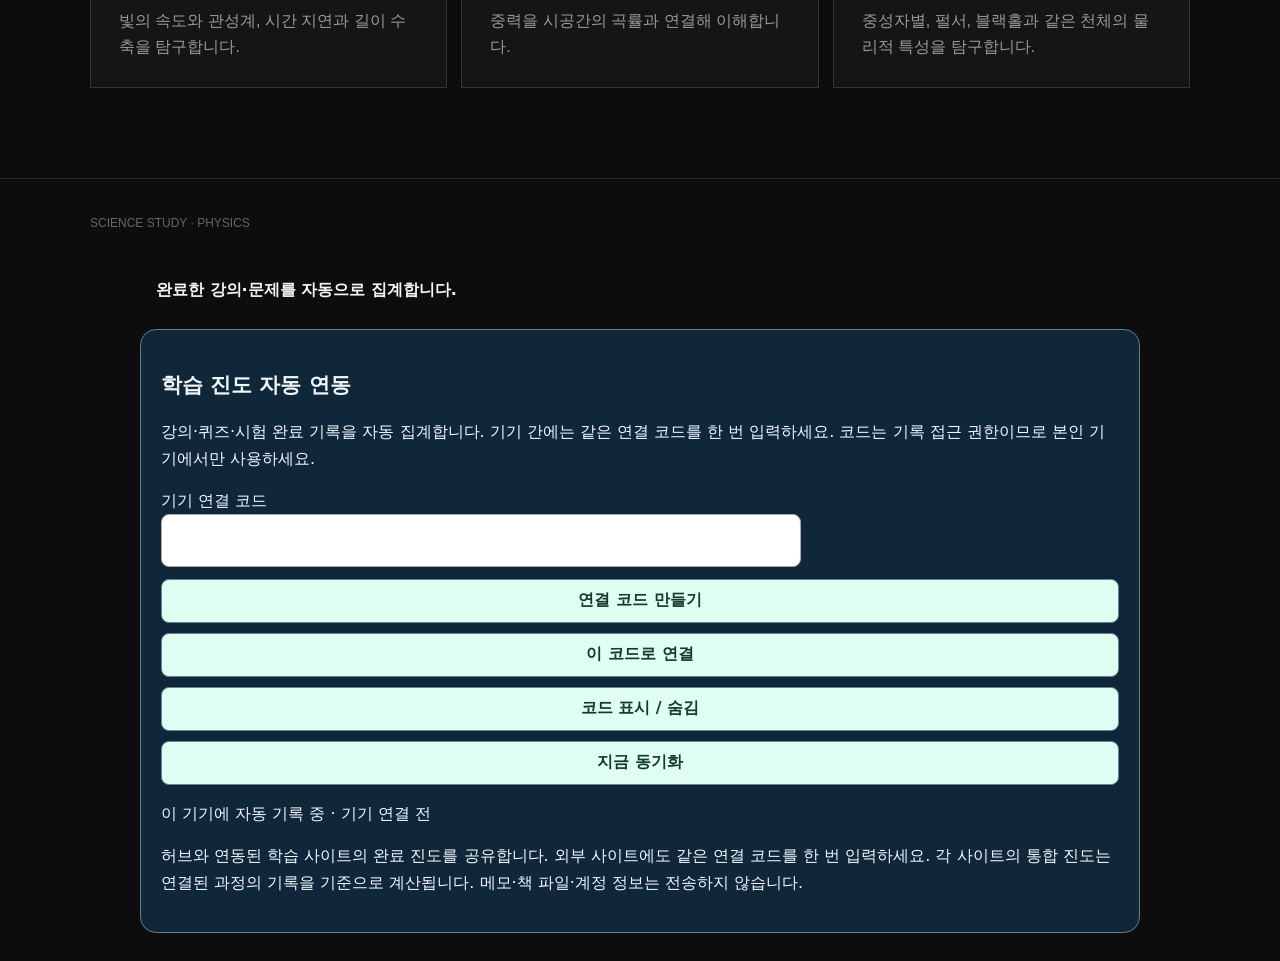
<file: physics.html>
<!DOCTYPE html>
<html lang="ko">
<head>
<meta charset="UTF-8">
<meta name="viewport" content="width=device-width, initial-scale=1.0">
<title>PHYSICS · SCIENCE STUDY</title>
<style>
*{box-sizing:border-box}
html{scroll-behavior:smooth}
body{margin:0;background:#0d0d0d;color:#f5f5f5;font-family:Arial,"Noto Sans KR",sans-serif;line-height:1.6}
a{color:inherit;text-decoration:none}
.header{position:sticky;top:0;z-index:20;background:rgba(13,13,13,.94);border-bottom:1px solid #292929;backdrop-filter:blur(10px)}
.header-inner{max-width:1100px;margin:auto;padding:18px 28px;display:flex;align-items:center;justify-content:space-between}
.logo{font-size:14px;letter-spacing:3px;font-weight:700}.back{font-size:13px;color:#aaa}.back:hover{color:#fff}
.hero{padding:110px 28px 90px;border-bottom:1px solid #292929}.hero-inner{max-width:1100px;margin:auto}
.label{font-size:11px;letter-spacing:4px;color:#888;margin-bottom:18px}
h1{font-size:clamp(52px,9vw,100px);line-height:.95;margin:0 0 28px;letter-spacing:-4px}
.hero p{max-width:700px;color:#aaa;font-size:17px;line-height:1.9;margin:0}
.stats{max-width:1100px;margin:auto;padding:0 28px;display:grid;grid-template-columns:repeat(4,1fr)}
.stat{padding:28px 18px;border:1px solid #292929;border-top:0}.stat strong{display:block;font-size:27px}.stat span{font-size:12px;color:#777}
section{padding:90px 28px;border-bottom:1px solid #292929}.inner{max-width:1100px;margin:auto}
.section-title{font-size:40px;margin:0 0 12px;letter-spacing:-1px}.desc{max-width:720px;color:#999;margin:0 0 38px}
.cards{display:grid;grid-template-columns:repeat(3,1fr);gap:14px}.card{padding:28px;border:1px solid #333;background:#151515}
.card .num{font-size:10px;letter-spacing:3px;color:#777}.card h3{margin:12px 0 8px;font-size:22px}.card p{color:#999;margin:0}
.formula-grid{display:grid;grid-template-columns:repeat(2,1fr);gap:14px}.formula{padding:28px;border:1px solid #333;background:#151515}
.formula code{display:block;font-size:25px;margin:8px 0 14px;color:#fff}.formula p{color:#999;margin:0}
.calc{max-width:760px;padding:30px;border:1px solid #333;background:#151515}.row{display:grid;grid-template-columns:1fr 1fr;gap:12px;margin-bottom:12px}
.field label{display:block;font-size:12px;color:#888;margin-bottom:7px}
input,select{width:100%;padding:14px 15px;background:#101010;color:#fff;border:1px solid #3a3a3a;font-size:14px;outline:none}
input:focus,select:focus{border-color:#aaa}button{width:100%;padding:15px;background:#f5f5f5;color:#111;border:0;font-weight:700;cursor:pointer}
button:hover{background:#ddd}.result{margin-top:18px;padding:20px;border:1px solid #333;background:#101010;display:none}
.result div{padding:8px 0;border-bottom:1px solid #282828}.result div:last-child{border-bottom:0}
.note{padding:22px;border-left:2px solid #555;background:#151515;color:#aaa}
.footer{padding:35px 28px;color:#666;font-size:12px}
@media(max-width:850px){.stats{grid-template-columns:repeat(2,1fr)}.cards,.formula-grid{grid-template-columns:1fr}}
@media(max-width:600px){.hero{padding:80px 20px 70px}section{padding:70px 20px}.header-inner{padding:16px 20px}.stats{padding:0 20px}.row{grid-template-columns:1fr}}
</style>
<script src="/progress-core.js" defer></script><script src="/nexus-site-config.js" defer></script><script src="/nexus-site-adapter.js" defer></script><script src="/progress-client.js" data-api="https://study-nexus-hub.vercel.app/api/progress" defer></script></head>
<body>
<header class="header">
  <div class="header-inner">
    <a class="logo" href="app.html">SCIENCE STUDY</a>
    <a class="back" href="app.html">← BACK TO SCIENCE STUDY</a>
  </div>
</header>

<main>
<section class="hero">
  <div class="hero-inner">
    <div class="label">SCIENCE STUDY · PHYSICS</div>
    <h1>PHYSICS</h1>
    <p>운동과 힘, 에너지, 파동, 전자기학과 상대성이론을 수식과 계산을 통해 탐구하는 물리학 학습 공간입니다.</p>
  </div>
</section>

<div class="stats">
  <div class="stat"><strong>01</strong><span>역학</span></div>
  <div class="stat"><strong>02</strong><span>파동</span></div>
  <div class="stat"><strong>03</strong><span>전자기학</span></div>
  <div class="stat"><strong>04</strong><span>상대성이론</span></div>
</div>

<section>
<div class="inner">
  <div class="label">PHYSICS · 01</div>
  <h2 class="section-title">물리학의 핵심 분야</h2>
  <p class="desc">기본적인 운동에서 우주의 시공간까지 서로 연결되는 물리학의 주요 영역을 학습합니다.</p>
  <div class="cards">
    <div class="card"><div class="num">MECHANICS</div><h3>역학</h3><p>힘, 운동, 가속도, 운동량과 에너지의 관계를 탐구합니다.</p></div>
    <div class="card"><div class="num">WAVE</div><h3>파동</h3><p>진동, 파장, 주파수, 소리와 빛의 파동 현상을 다룹니다.</p></div>
    <div class="card"><div class="num">ELECTROMAGNETISM</div><h3>전자기학</h3><p>전기장, 자기장, 전류와 전자기 유도의 관계를 탐구합니다.</p></div>
    <div class="card"><div class="num">THERMODYNAMICS</div><h3>열역학</h3><p>열, 온도, 내부에너지와 에너지 보존의 관계를 학습합니다.</p></div>
    <div class="card"><div class="num">OPTICS</div><h3>광학</h3><p>빛의 반사, 굴절, 간섭과 같은 현상을 이해합니다.</p></div>
    <div class="card"><div class="num">RELATIVITY</div><h3>상대성이론</h3><p>시간과 공간, 중력과 운동을 시공간의 관점에서 탐구합니다.</p></div>
  </div>
</div>
</section>

<section>
<div class="inner">
  <div class="label">PHYSICS · 02</div>
  <h2 class="section-title">핵심 공식</h2>
  <div class="formula-grid">
    <div class="formula"><div class="label">NEWTON · 2ND LAW</div><code>F = ma</code><p>힘은 질량과 가속도의 곱으로 나타낼 수 있습니다.</p></div>
    <div class="formula"><div class="label">KINETIC ENERGY</div><code>Eₖ = ½mv²</code><p>운동하는 물체가 가지는 운동에너지를 나타냅니다.</p></div>
    <div class="formula"><div class="label">MOMENTUM</div><code>p = mv</code><p>물체의 질량과 속도로 운동량을 나타냅니다.</p></div>
    <div class="formula"><div class="label">MASS-ENERGY</div><code>E = mc²</code><p>질량과 에너지가 서로 연결되어 있음을 나타내는 관계식입니다.</p></div>
    <div class="formula"><div class="label">TIME DILATION</div><code>Δt = γΔτ</code><p>빠르게 움직이는 기준계에서 시간 간격이 어떻게 달라지는지 나타냅니다.</p></div>
    <div class="formula"><div class="label">LORENTZ FACTOR</div><code>γ = 1 / √(1 − v²/c²)</code><p>속도에 따른 상대론적 효과의 크기를 나타내는 계수입니다.</p></div>
  </div>
</div>
</section>

<section>
<div class="inner">
  <div class="label">PHYSICS · 03</div>
  <h2 class="section-title">시간 지연 계산기</h2>
  <p class="desc">특수상대성이론의 시간 지연 관계를 이용해 우주선 내부의 고유시간과 지구 기준 시간을 비교합니다.</p>
  <div class="calc">
    <div class="row">
      <div class="field"><label for="speed">속도 (% of c)</label><input id="speed" type="number" min="0" max="99.999999" step="any" placeholder="예: 80"></div>
      <div class="field"><label for="proper">우주선 내부 시간</label><input id="proper" type="number" min="0" step="any" placeholder="예: 5"></div>
    </div>
    <div class="field" style="margin-bottom:12px">
      <label for="unit">시간 단위</label>
      <select id="unit"><option>년</option><option>개월</option><option>일</option></select>
    </div>
    <button id="calculate">계산하기</button>
    <div class="result" id="result"></div>
  </div>
</div>
</section>

<section>
<div class="inner">
  <div class="label">PHYSICS · 04</div>
  <h2 class="section-title">상대성이론 학습</h2>
  <p class="desc">현재 SCIENCE STUDY의 연구 주제와 직접 연결되는 영역입니다.</p>
  <div class="cards">
    <div class="card"><div class="num">SPECIAL RELATIVITY</div><h3>특수상대성이론</h3><p>빛의 속도와 관성계, 시간 지연과 길이 수축을 탐구합니다.</p></div>
    <div class="card"><div class="num">GENERAL RELATIVITY</div><h3>일반상대성이론</h3><p>중력을 시공간의 곡률과 연결해 이해합니다.</p></div>
    <div class="card"><div class="num">ASTROPHYSICS</div><h3>천체물리학</h3><p>중성자별, 펄서, 블랙홀과 같은 천체의 물리적 특성을 탐구합니다.</p></div>
  </div>
</div>
</section>

</main>

<footer class="footer"><div class="inner">SCIENCE STUDY · PHYSICS</div></footer>

<script>
const speed=document.getElementById("speed");
const proper=document.getElementById("proper");
const result=document.getElementById("result");

document.getElementById("calculate").addEventListener("click",()=>{
  const speedPercent=Number(speed.value);
  const properTime=Number(proper.value);

  if(!Number.isFinite(speedPercent)||!Number.isFinite(properTime)||
     speedPercent<0||speedPercent>=100||properTime<0){
    result.style.display="block";
    result.textContent="속도는 0 이상 100 미만, 시간은 0 이상으로 입력하세요.";
    return;
  }

  const beta=speedPercent/100;
  const gamma=1/Math.sqrt(1-Math.pow(beta,2));
  const earthTime=gamma*properTime;
  const difference=earthTime-properTime;
  const unit=document.getElementById("unit").value;

  result.style.display="block";
  result.innerHTML=
    `<div>로런츠 인자 γ = <strong>${gamma.toFixed(6)}</strong></div>
     <div>우주선 기준 시간 Δτ = <strong>${properTime} ${unit}</strong></div>
     <div>지구 기준 시간 Δt = <strong>${earthTime.toFixed(6)} ${unit}</strong></div>
     <div>시간 차이 = <strong>${difference.toFixed(6)} ${unit}</strong></div>`;
});
</script>
</body>
</html>
</file>
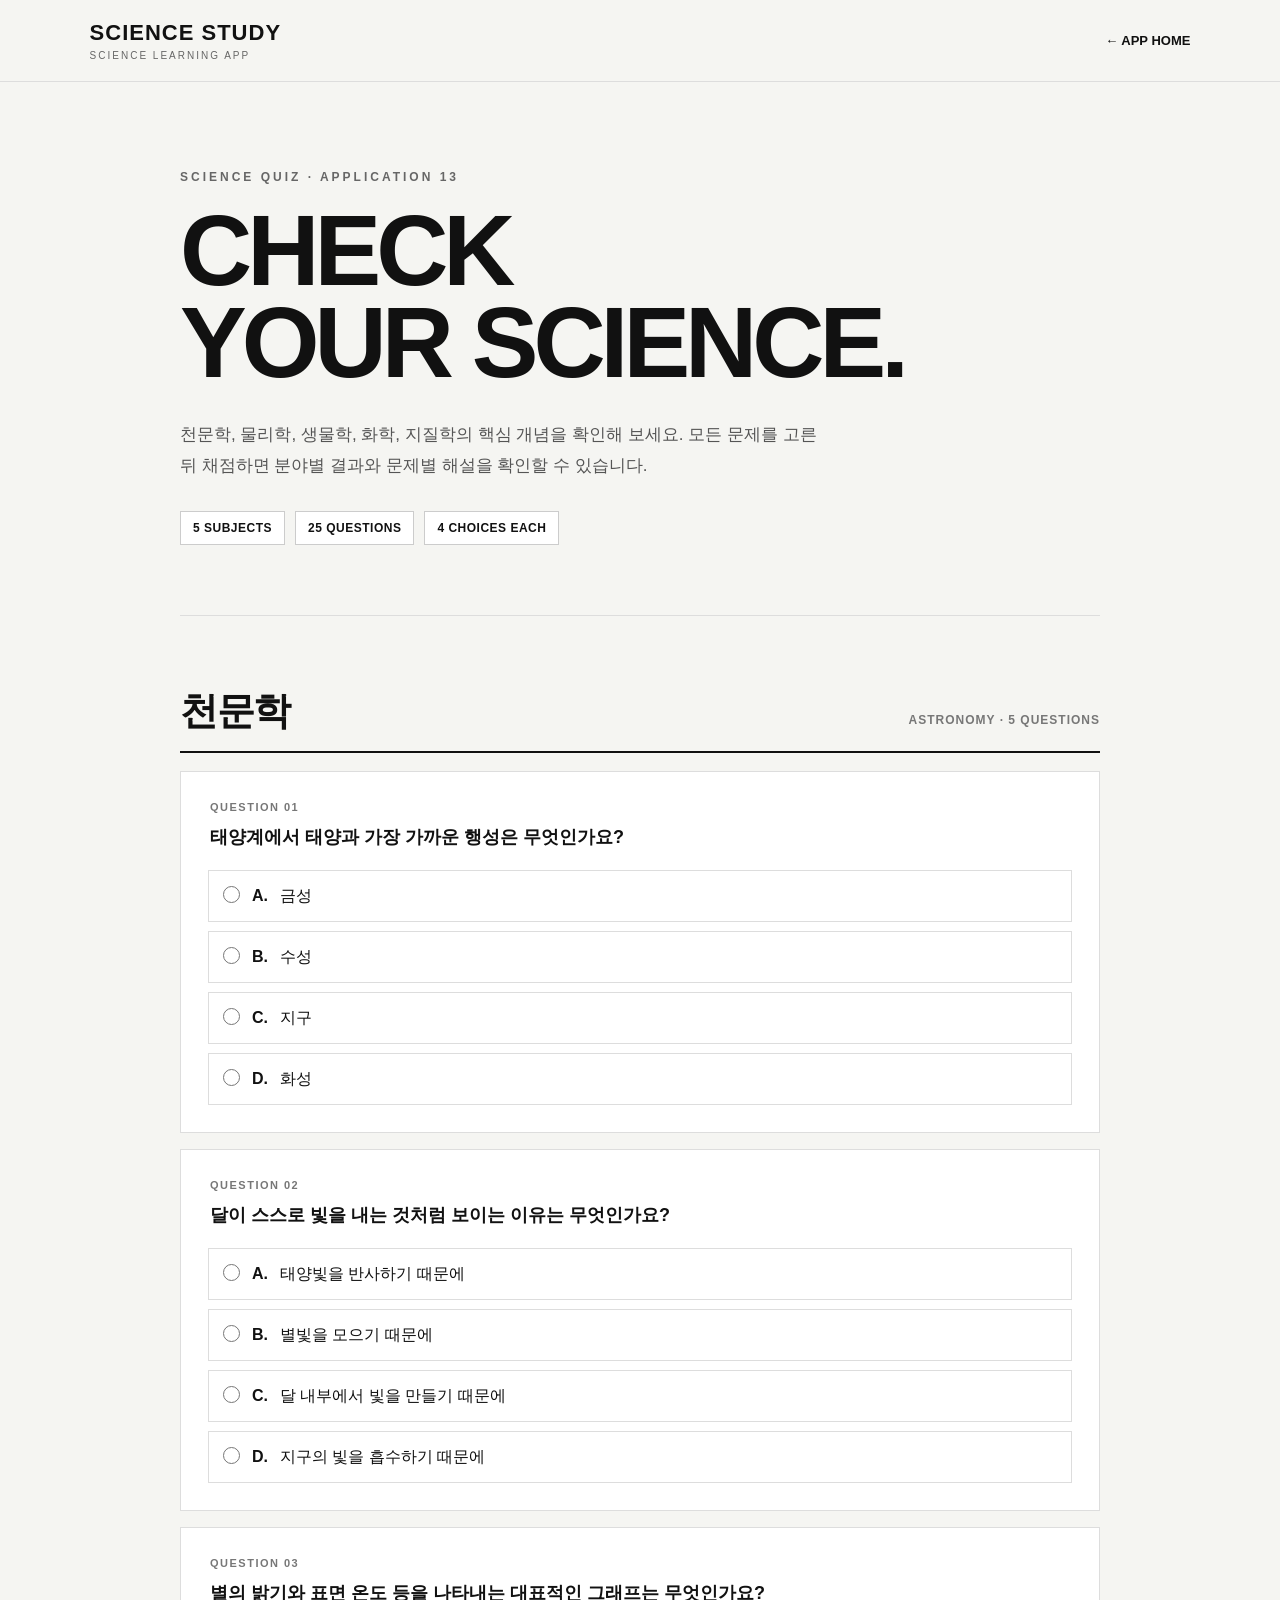
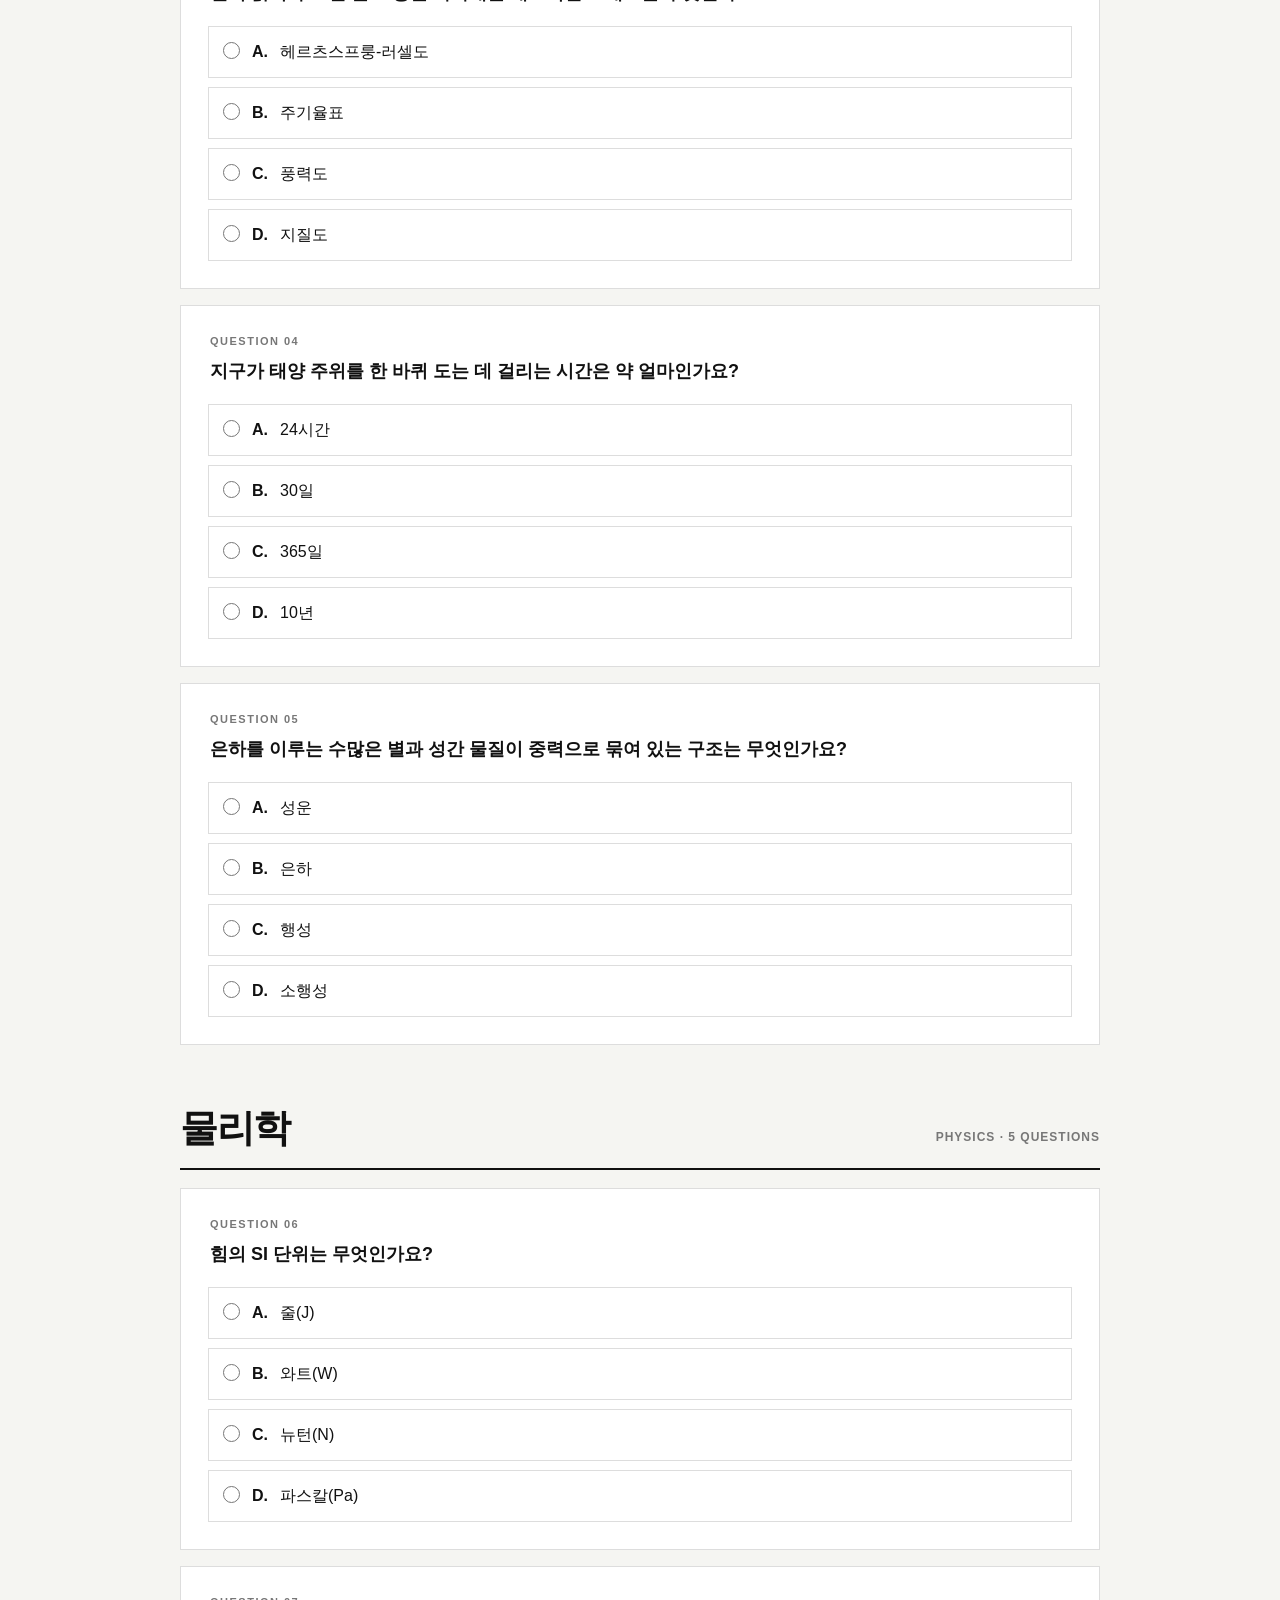
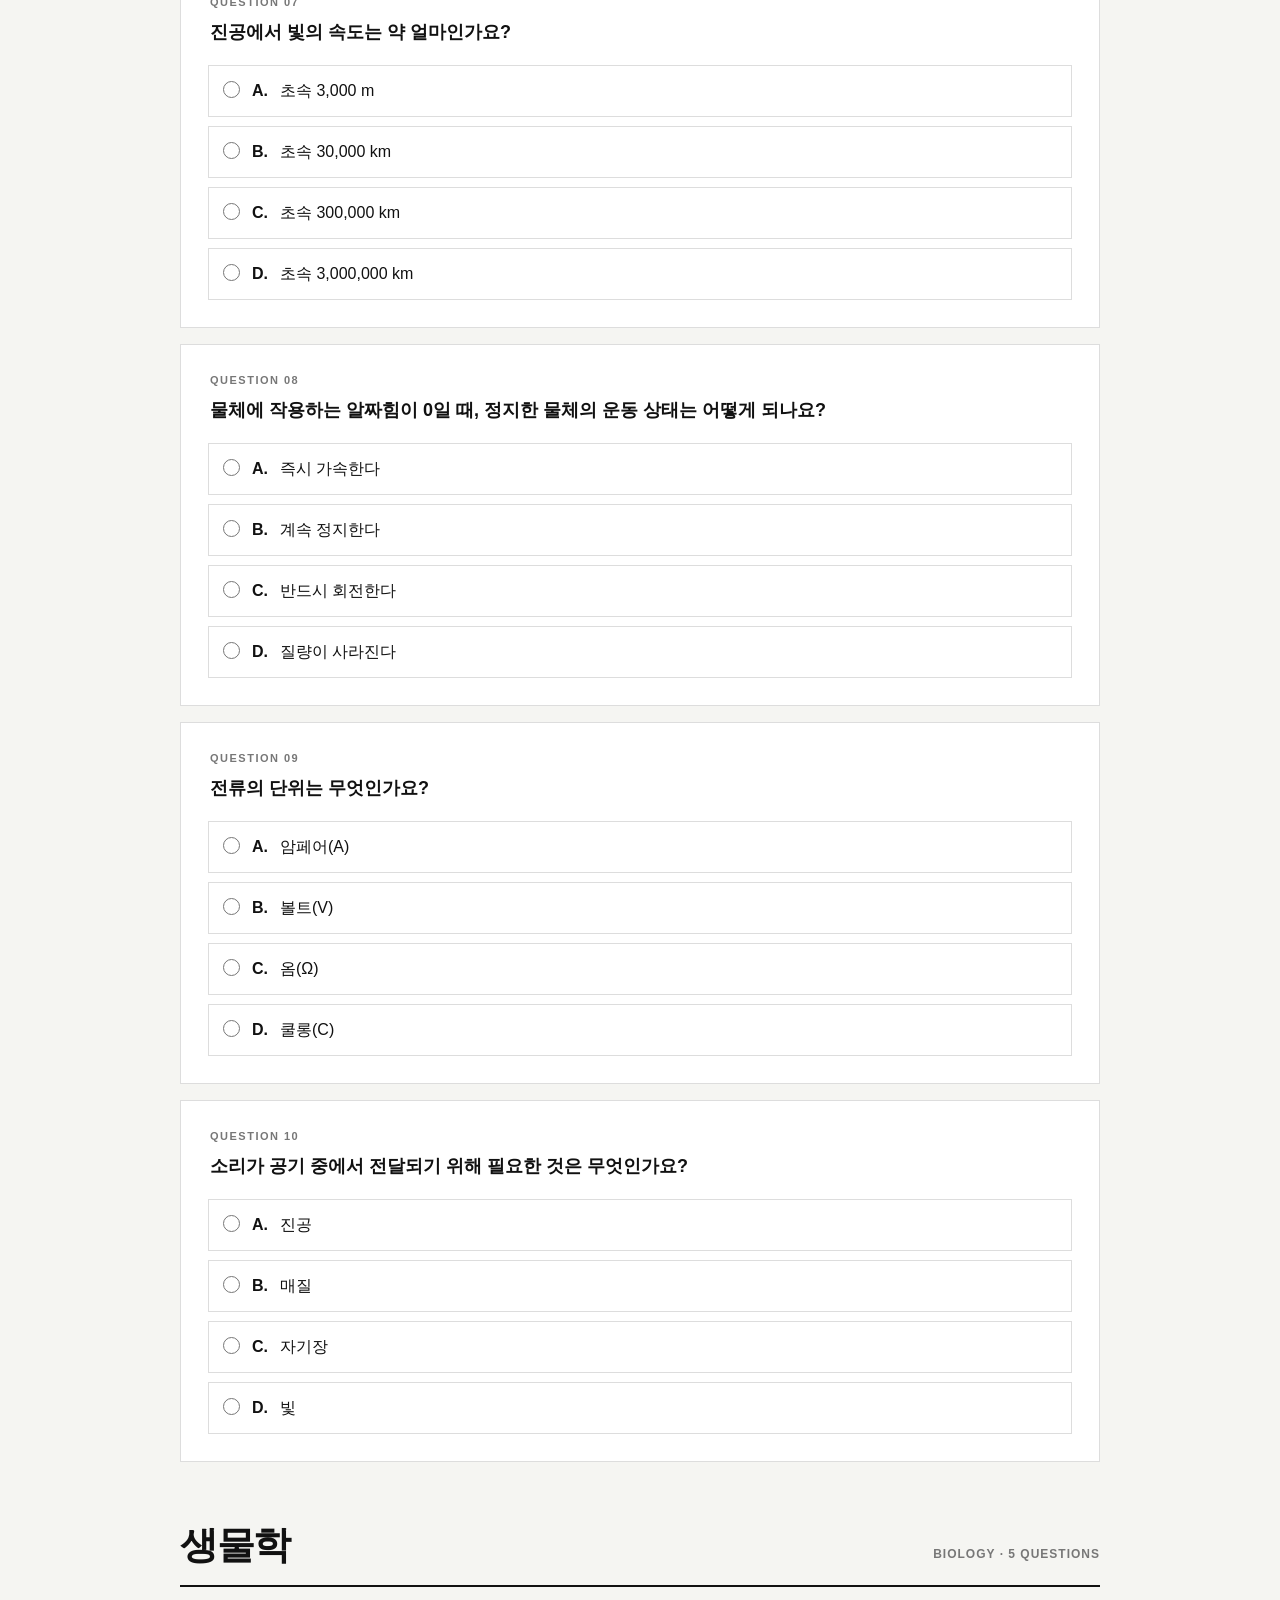
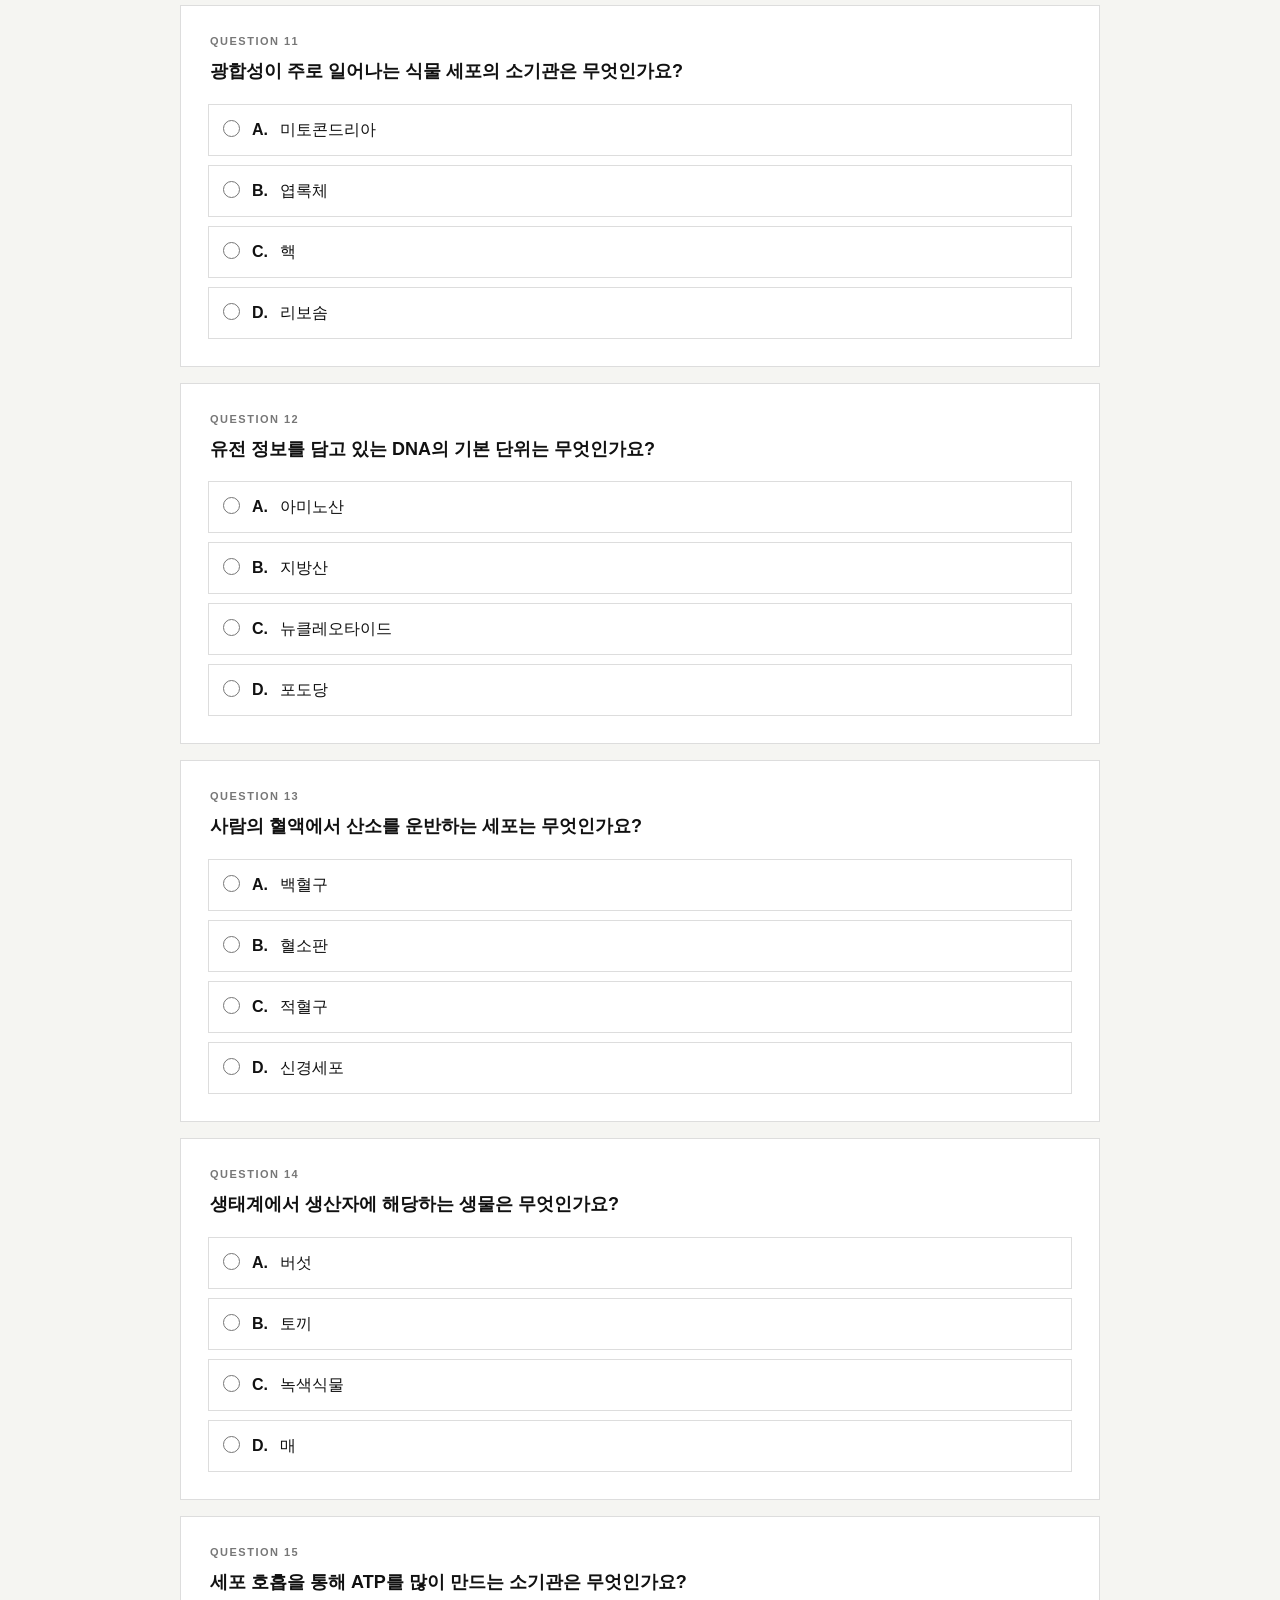
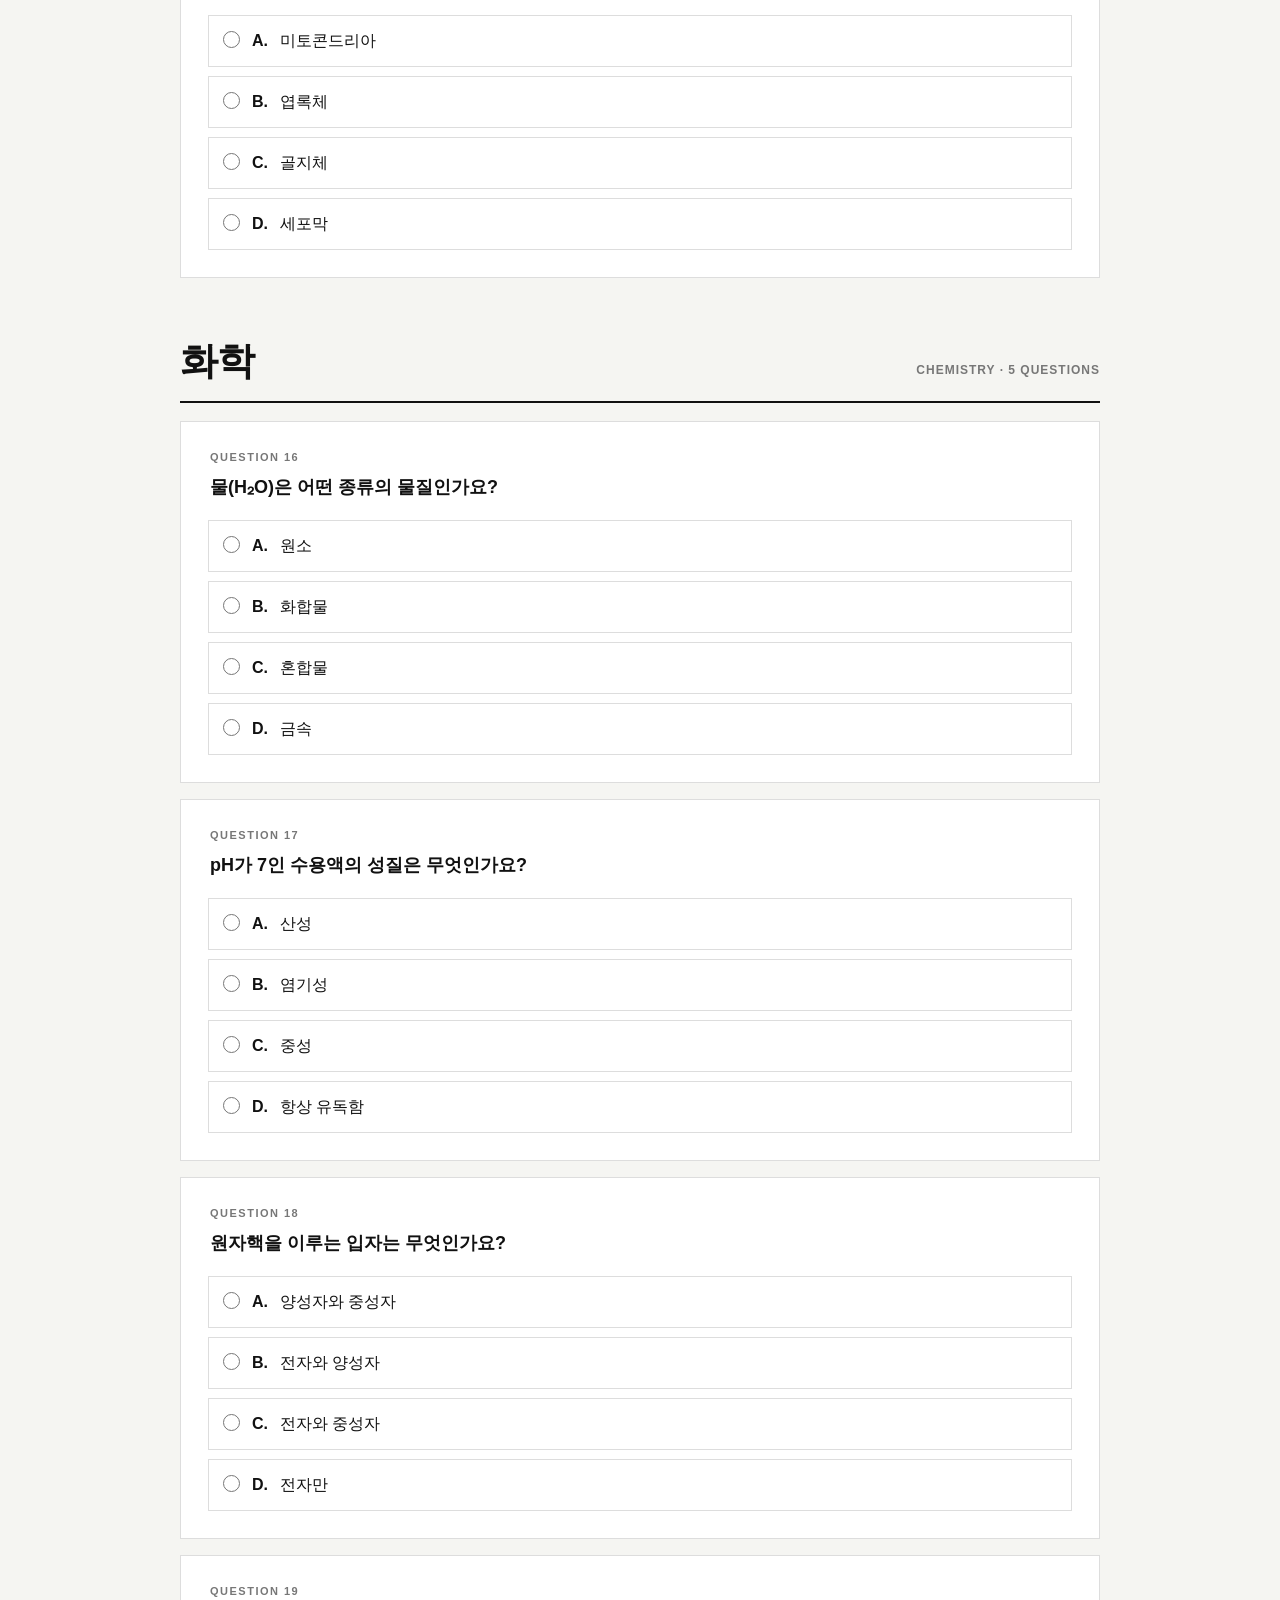
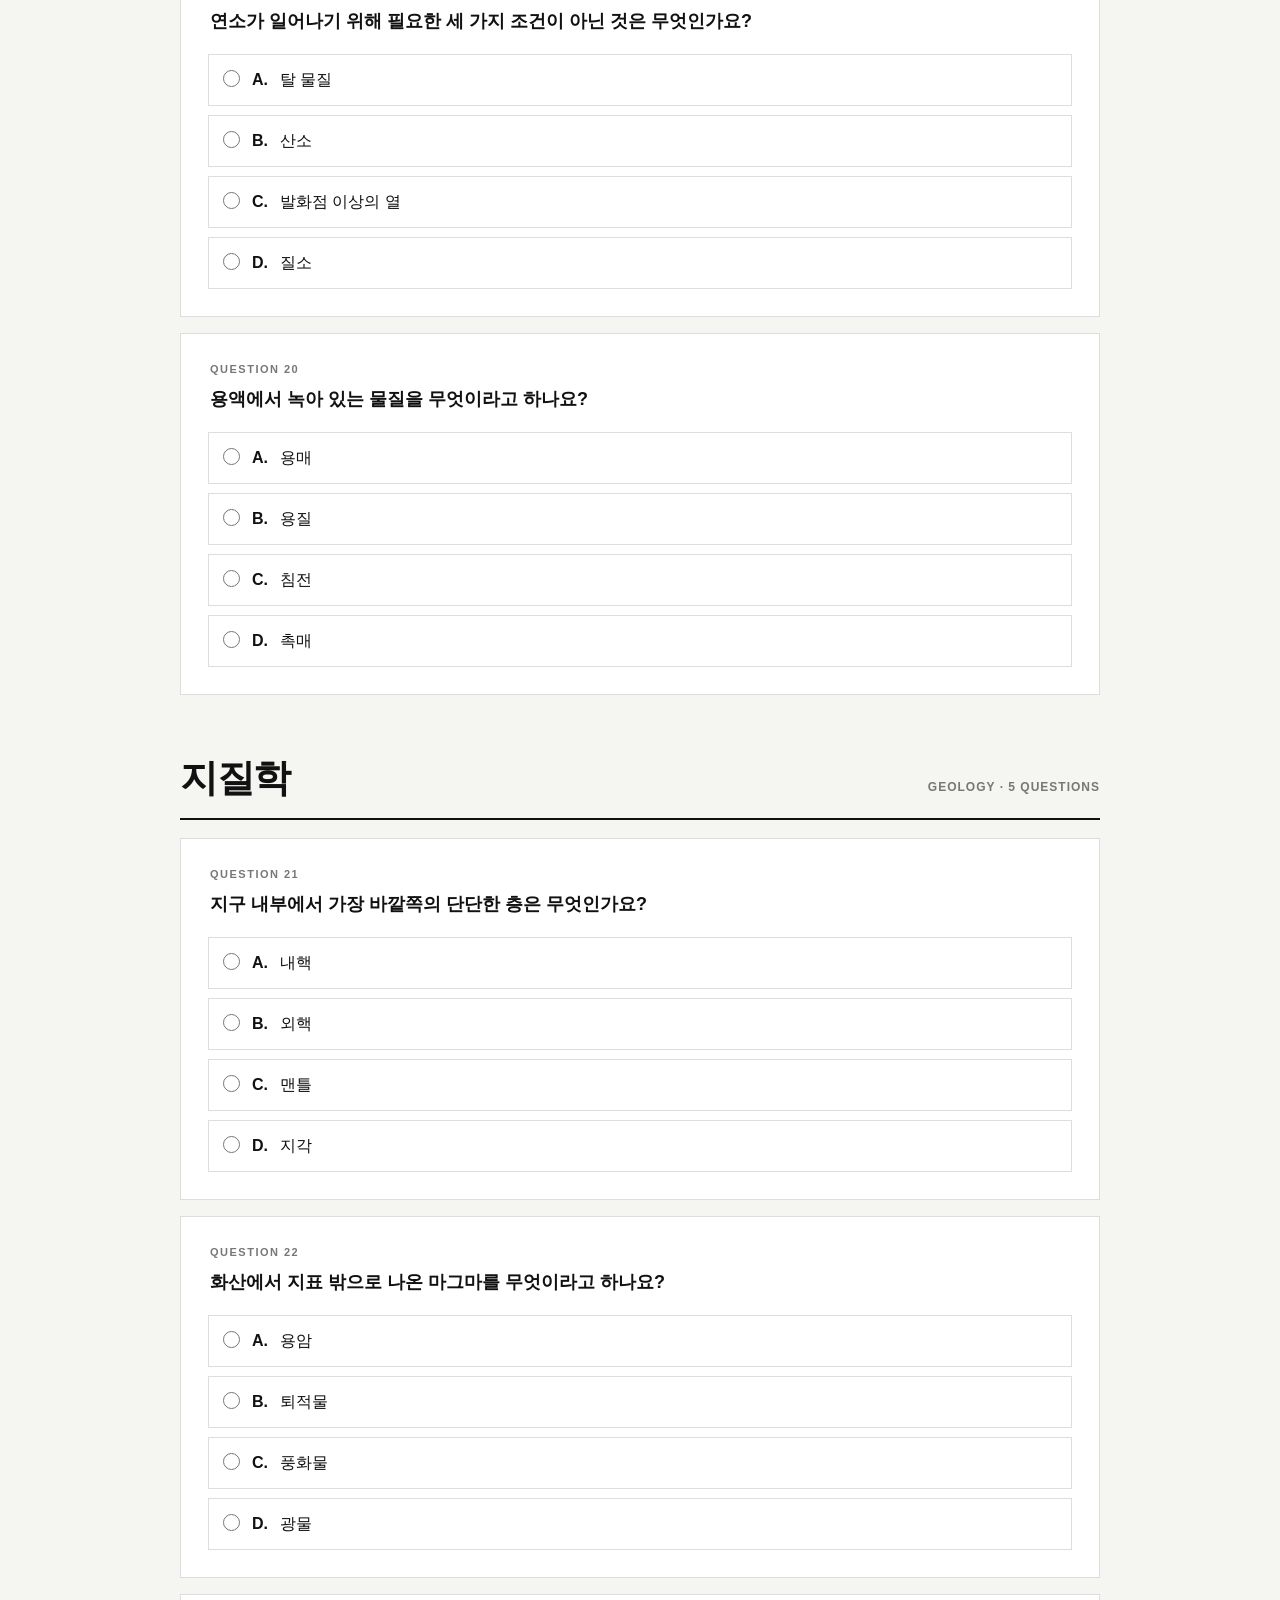
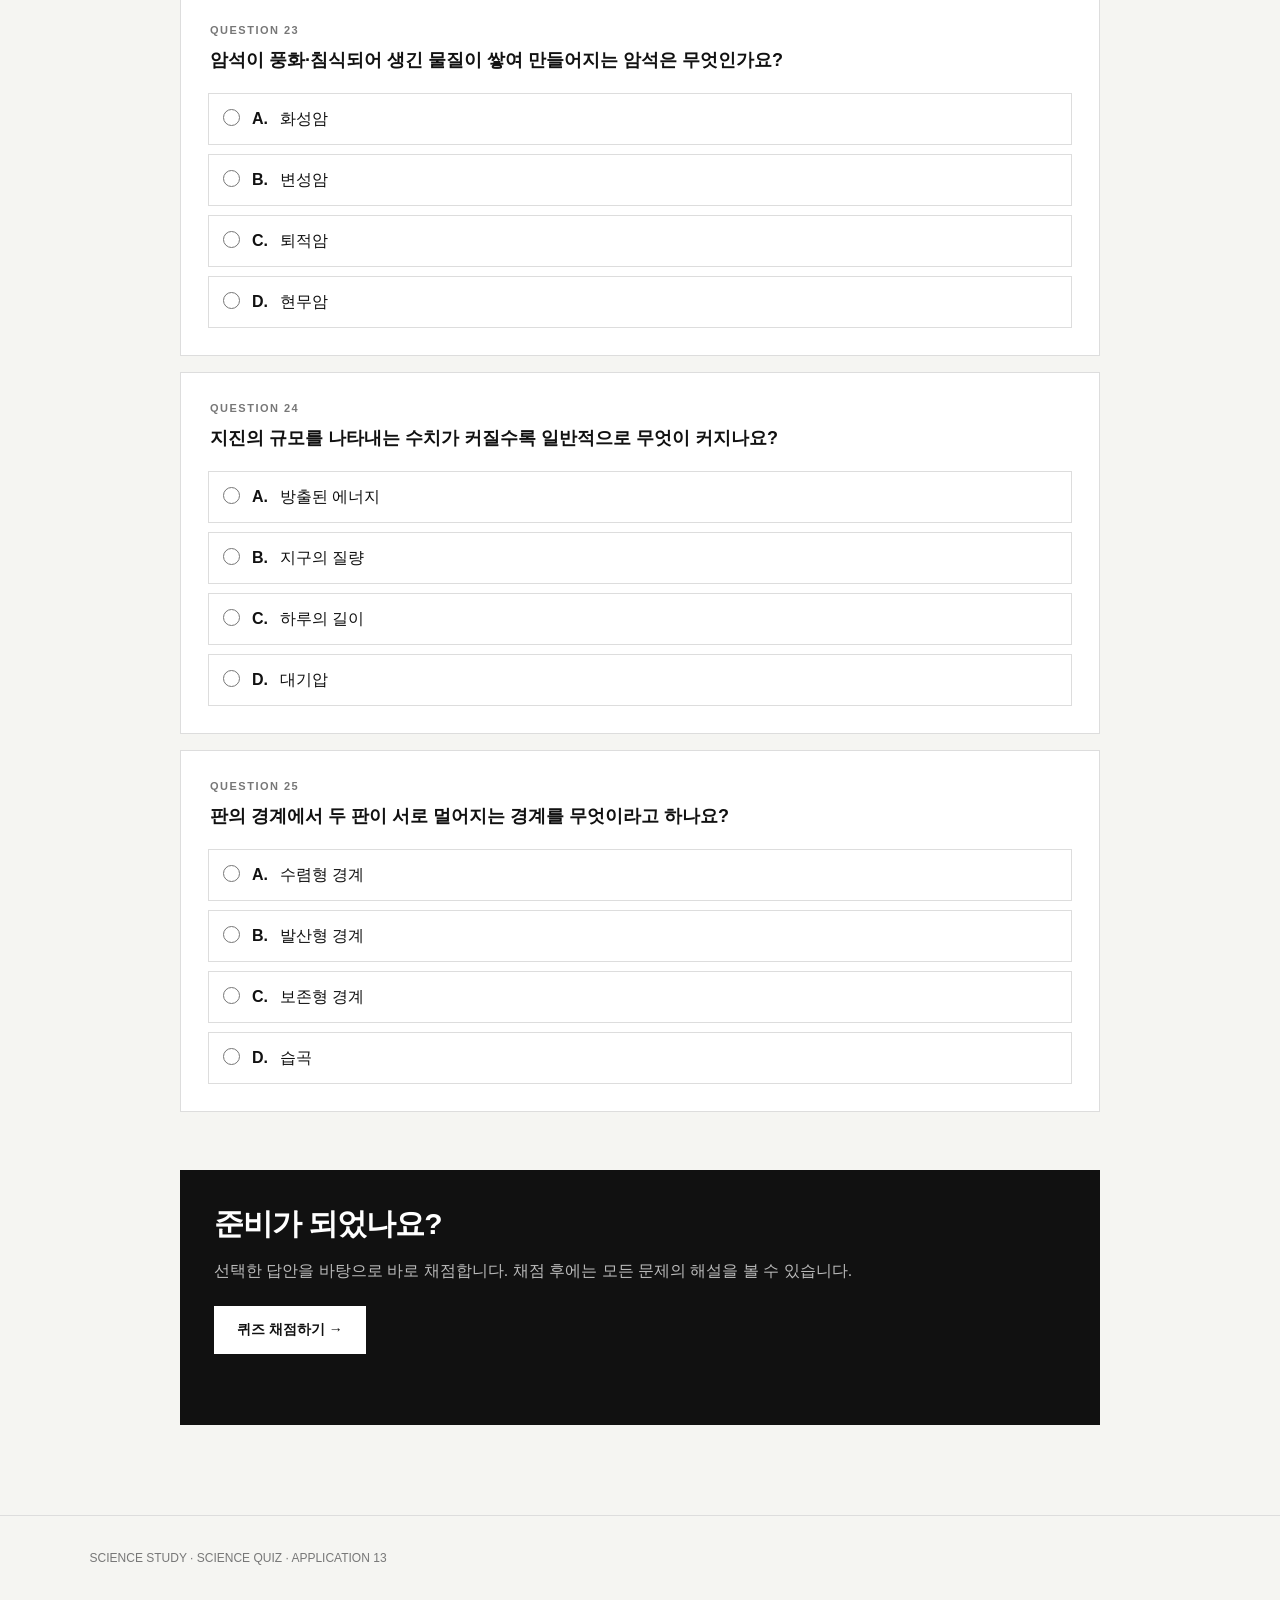
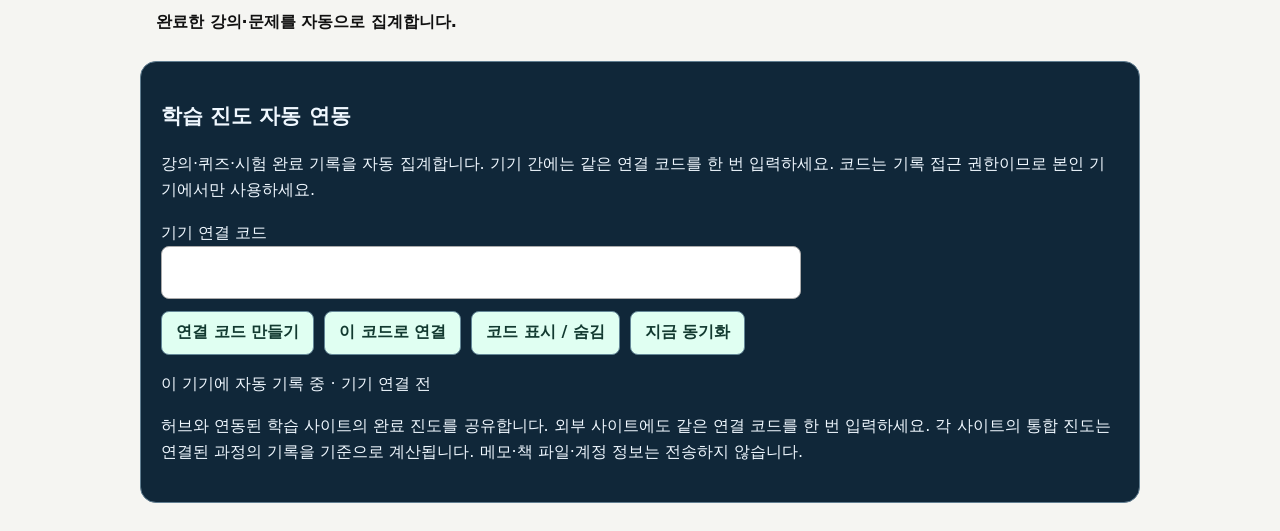
<file: quiz.html>
<!doctype html>
<html lang="ko">
<head>
<meta charset="utf-8">
<meta name="viewport" content="width=device-width,initial-scale=1">
<title>SCIENCE STUDY | 과학 퀴즈</title>
<style>
*{box-sizing:border-box}html{scroll-behavior:smooth}body{margin:0;background:#f5f5f2;color:#111;font-family:Arial,"Noto Sans KR",sans-serif}a{color:inherit;text-decoration:none}header{position:sticky;top:0;z-index:10;display:flex;justify-content:space-between;align-items:center;padding:20px 7%;background:rgba(245,245,242,.95);border-bottom:1px solid #ddd}.logo{font-size:22px;font-weight:800;letter-spacing:1px}.logo span{display:block;margin-top:4px;color:#666;font-size:10px;font-weight:500;letter-spacing:2px}.back{font-size:13px;font-weight:600}.back:hover{text-decoration:underline}main{width:min(920px,88%);margin:auto}.hero{padding:88px 0 70px;border-bottom:1px solid #ddd}.eyebrow{margin-bottom:20px;color:#666;font-size:12px;font-weight:700;letter-spacing:3px}h1{margin:0;font-size:clamp(52px,9vw,100px);line-height:.92;letter-spacing:-5px}.intro{max-width:650px;margin:32px 0 0;color:#555;font-size:17px;line-height:1.8}.meta{display:flex;flex-wrap:wrap;gap:10px;margin-top:30px}.meta span{padding:9px 12px;background:#fff;border:1px solid #ccc;font-size:12px;font-weight:700;letter-spacing:.5px}.form{padding:70px 0 90px}.subject{margin-bottom:58px}.subject-title{display:flex;justify-content:space-between;gap:20px;align-items:baseline;margin:0 0 18px;padding-bottom:14px;border-bottom:2px solid #111}.subject-title h2{margin:0;font-size:clamp(27px,4vw,38px);letter-spacing:-1.5px}.subject-title span{color:#777;font-size:12px;font-weight:700;letter-spacing:1px;white-space:nowrap}.card{margin-top:16px;padding:27px;background:#fff;border:1px solid #ddd}.card.correct{border:2px solid #23764a}.card.incorrect{border:2px solid #b23a32}fieldset{min-width:0;margin:0;padding:0;border:0}legend{width:100%;margin-bottom:18px;font-size:18px;font-weight:700;line-height:1.55}.num{display:block;margin-bottom:8px;color:#777;font-size:11px;letter-spacing:1.5px}.choices{display:grid;gap:9px}.choice{display:flex;align-items:flex-start;gap:12px;padding:13px 14px;border:1px solid #ddd;cursor:pointer;line-height:1.5}.choice:hover{background:#f5f5f2;border-color:#888}.choice input{width:17px;height:17px;margin:2px 0 0;accent-color:#111}.letter{font-weight:800}.choice.answer{background:#edf7f0;border-color:#23764a}.choice.wrong{background:#fff1f0;border-color:#b23a32}.explain{display:none;margin:20px 0 0;padding:16px;border-left:3px solid #111;background:#f5f5f2;color:#444;font-size:14px;line-height:1.75}.explain.show{display:block}.actions{padding:34px;background:#111;color:#fff}.actions h2{margin:0 0 12px;font-size:30px;letter-spacing:-1px}.actions p{margin:0 0 22px;color:#bbb;line-height:1.7}button{padding:14px 22px;border:1px solid #fff;background:#fff;color:#111;font:700 14px Arial,"Noto Sans KR",sans-serif;cursor:pointer}button:hover{background:#ddd}button:focus-visible,.choice:focus-within{outline:3px solid #5078b8;outline-offset:3px}#message{min-height:1.6em;margin:15px 0 0;color:#ffcc70;font-size:14px}.result{display:none;margin-top:22px;padding:30px;background:#fff;border:1px solid #111}.result.show{display:block}.result-label{margin-bottom:8px;color:#666;font-size:12px;font-weight:700;letter-spacing:2px}.score{margin:0;font-size:clamp(44px,8vw,72px);letter-spacing:-4px}.result p{margin:14px 0 25px;color:#555;line-height:1.7}.breakdown{display:grid;grid-template-columns:repeat(5,1fr);gap:10px;margin-bottom:26px}.breakdown div{padding:13px;background:#f5f5f2;border:1px solid #ddd}.breakdown span{display:block;margin-bottom:7px;color:#777;font-size:11px;font-weight:700}.breakdown strong{font-size:17px}#retry{background:#111;color:#fff;border-color:#111}#retry:hover{background:#444}footer{padding:35px 7%;border-top:1px solid #ddd;color:#777;font-size:12px}@media(max-width:700px){header{padding:18px 5%}main{width:90%}h1{letter-spacing:-3px}.hero{padding:70px 0 55px}.form{padding-top:50px}.card,.actions,.result{padding:22px}.breakdown{grid-template-columns:repeat(2,1fr)}}
</style>
<script src="/progress-core.js" defer></script><script src="/nexus-site-config.js" defer></script><script src="/nexus-site-adapter.js" defer></script><script src="/progress-client.js" data-api="https://study-nexus-hub.vercel.app/api/progress" defer></script></head>
<body>
<header><a class="logo" href="app.html" aria-label="SCIENCE STUDY 홈으로 이동">SCIENCE STUDY<span>SCIENCE LEARNING APP</span></a><a class="back" href="app.html">← APP HOME</a></header>
<main>
<section class="hero" aria-labelledby="title"><div class="eyebrow">SCIENCE QUIZ · APPLICATION 13</div><h1 id="title">CHECK<br><strong>YOUR SCIENCE.</strong></h1><p class="intro">천문학, 물리학, 생물학, 화학, 지질학의 핵심 개념을 확인해 보세요. 모든 문제를 고른 뒤 채점하면 분야별 결과와 문제별 해설을 확인할 수 있습니다.</p><div class="meta" aria-label="퀴즈 안내"><span>5 SUBJECTS</span><span>25 QUESTIONS</span><span>4 CHOICES EACH</span></div></section>
<form id="form" class="form" novalidate><div id="questions"></div><section class="actions" aria-labelledby="submit-title"><h2 id="submit-title">준비가 되었나요?</h2><p>선택한 답안을 바탕으로 바로 채점합니다. 채점 후에는 모든 문제의 해설을 볼 수 있습니다.</p><button type="submit">퀴즈 채점하기 →</button><p id="message" aria-live="polite"></p></section><section id="result" class="result" aria-live="polite" aria-labelledby="score"><div class="result-label">QUIZ RESULT</div><h2 id="score" class="score">0 / 25</h2><p id="resultMessage"></p><div id="breakdown" class="breakdown" aria-label="분야별 점수"></div><button type="button" id="retry">다시 풀기</button></section></form>
</main><footer>SCIENCE STUDY · SCIENCE QUIZ · APPLICATION 13</footer>
<script>
const quiz=[
["천문학","ASTRONOMY",[
["태양계에서 태양과 가장 가까운 행성은 무엇인가요?",["금성","수성","지구","화성"],1,"수성은 태양에 가장 가까운 행성입니다. 금성은 그 다음 궤도를 돕니다."],
["달이 스스로 빛을 내는 것처럼 보이는 이유는 무엇인가요?",["태양빛을 반사하기 때문에","별빛을 모으기 때문에","달 내부에서 빛을 만들기 때문에","지구의 빛을 흡수하기 때문에"],0,"달은 자체적으로 빛을 내지 않습니다. 태양에서 온 빛을 반사하여 밝게 보입니다."],
["별의 밝기와 표면 온도 등을 나타내는 대표적인 그래프는 무엇인가요?",["헤르츠스프룽-러셀도","주기율표","풍력도","지질도"],0,"헤르츠스프룽-러셀도(H-R도)는 별의 광도와 표면 온도 또는 분광형의 관계를 보여 줍니다."],
["지구가 태양 주위를 한 바퀴 도는 데 걸리는 시간은 약 얼마인가요?",["24시간","30일","365일","10년"],2,"지구의 공전 주기는 약 365.25일이며, 이것이 1년의 기준이 됩니다."],
["은하를 이루는 수많은 별과 성간 물질이 중력으로 묶여 있는 구조는 무엇인가요?",["성운","은하","행성","소행성"],1,"은하는 별, 가스, 먼지, 암흑물질 등이 중력으로 모인 거대한 천체계입니다."]]],
["물리학","PHYSICS",[
["힘의 SI 단위는 무엇인가요?",["줄(J)","와트(W)","뉴턴(N)","파스칼(Pa)"],2,"힘의 SI 단위는 뉴턴(N)입니다. 1 N은 1 kg의 물체에 1 m/s²의 가속도를 주는 힘입니다."],
["진공에서 빛의 속도는 약 얼마인가요?",["초속 3,000 m","초속 30,000 km","초속 300,000 km","초속 3,000,000 km"],2,"진공에서 빛은 약 초속 300,000 km(3.0×10⁸ m)로 이동합니다."],
["물체에 작용하는 알짜힘이 0일 때, 정지한 물체의 운동 상태는 어떻게 되나요?",["즉시 가속한다","계속 정지한다","반드시 회전한다","질량이 사라진다"],1,"뉴턴의 제1법칙에 따라 알짜힘이 0이면 정지한 물체는 계속 정지해 있습니다."],
["전류의 단위는 무엇인가요?",["암페어(A)","볼트(V)","옴(Ω)","쿨롱(C)"],0,"전류의 SI 단위는 암페어(A)입니다. 볼트는 전압, 옴은 전기저항의 단위입니다."],
["소리가 공기 중에서 전달되기 위해 필요한 것은 무엇인가요?",["진공","매질","자기장","빛"],1,"소리는 물질의 진동이 전달되는 파동이므로 공기·물·고체 같은 매질이 필요합니다."]]],
["생물학","BIOLOGY",[
["광합성이 주로 일어나는 식물 세포의 소기관은 무엇인가요?",["미토콘드리아","엽록체","핵","리보솜"],1,"엽록체의 엽록소가 빛에너지를 흡수하여 광합성을 진행합니다."],
["유전 정보를 담고 있는 DNA의 기본 단위는 무엇인가요?",["아미노산","지방산","뉴클레오타이드","포도당"],2,"DNA는 당, 인산, 염기로 이루어진 뉴클레오타이드가 길게 연결된 분자입니다."],
["사람의 혈액에서 산소를 운반하는 세포는 무엇인가요?",["백혈구","혈소판","적혈구","신경세포"],2,"적혈구 속 헤모글로빈은 산소와 결합해 온몸으로 운반합니다."],
["생태계에서 생산자에 해당하는 생물은 무엇인가요?",["버섯","토끼","녹색식물","매"],2,"녹색식물은 광합성으로 유기물을 만들어 내므로 생산자입니다."],
["세포 호흡을 통해 ATP를 많이 만드는 소기관은 무엇인가요?",["미토콘드리아","엽록체","골지체","세포막"],0,"미토콘드리아는 세포 호흡을 통해 세포가 쓰는 에너지인 ATP를 생산합니다."]]],
["화학","CHEMISTRY",[
["물(H₂O)은 어떤 종류의 물질인가요?",["원소","화합물","혼합물","금속"],1,"물은 수소와 산소가 일정한 비율로 화학 결합한 화합물입니다."],
["pH가 7인 수용액의 성질은 무엇인가요?",["산성","염기성","중성","항상 유독함"],2,"25℃에서 pH 7은 중성을 뜻합니다. 7보다 작으면 산성, 크면 염기성입니다."],
["원자핵을 이루는 입자는 무엇인가요?",["양성자와 중성자","전자와 양성자","전자와 중성자","전자만"],0,"원자핵에는 양성자와 중성자가 있으며, 전자는 원자핵 주변에 존재합니다."],
["연소가 일어나기 위해 필요한 세 가지 조건이 아닌 것은 무엇인가요?",["탈 물질","산소","발화점 이상의 열","질소"],3,"연소의 3요소는 탈 물질, 산소, 발화점 이상의 열입니다. 질소는 일반적으로 연소를 돕지 않습니다."],
["용액에서 녹아 있는 물질을 무엇이라고 하나요?",["용매","용질","침전","촉매"],1,"용질은 용매에 녹는 물질이고, 용매는 용질을 녹이는 물질입니다."]]],
["지질학","GEOLOGY",[
["지구 내부에서 가장 바깥쪽의 단단한 층은 무엇인가요?",["내핵","외핵","맨틀","지각"],3,"지각은 지구의 가장 바깥쪽 고체층이며, 우리가 살고 있는 대륙과 해저를 포함합니다."],
["화산에서 지표 밖으로 나온 마그마를 무엇이라고 하나요?",["용암","퇴적물","풍화물","광물"],0,"지하의 마그마가 지표로 분출되면 용암이라고 부릅니다."],
["암석이 풍화·침식되어 생긴 물질이 쌓여 만들어지는 암석은 무엇인가요?",["화성암","변성암","퇴적암","현무암"],2,"퇴적물의 압축과 교결로 만들어지는 암석이 퇴적암입니다."],
["지진의 규모를 나타내는 수치가 커질수록 일반적으로 무엇이 커지나요?",["방출된 에너지","지구의 질량","하루의 길이","대기압"],0,"지진 규모는 지진으로 방출된 에너지의 크기를 나타내며, 규모가 1 커지면 에너지는 크게 증가합니다."],
["판의 경계에서 두 판이 서로 멀어지는 경계를 무엇이라고 하나요?",["수렴형 경계","발산형 경계","보존형 경계","습곡"],1,"발산형 경계에서는 두 판이 멀어지며 새로운 지각이 만들어질 수 있습니다."]]]
];
const form=document.getElementById("form"),area=document.getElementById("questions"),message=document.getElementById("message"),result=document.getElementById("result"),score=document.getElementById("score"),resultMessage=document.getElementById("resultMessage"),breakdown=document.getElementById("breakdown");
let graded=false;
function render(){
  let number=0;
  area.innerHTML=quiz.map((subject,si)=>`<section class="subject" aria-labelledby="subject-${si}"><div class="subject-title"><h2 id="subject-${si}">${subject[0]}</h2><span>${subject[1]} · 5 QUESTIONS</span></div>${subject[2].map((item,qi)=>`<article class="card" data-s="${si}" data-q="${qi}"><fieldset><legend><span class="num">QUESTION ${String(++number).padStart(2,"0")}</span>${item[0]}</legend><div class="choices">${item[1].map((option,oi)=>`<label class="choice"><input type="radio" name="q-${si}-${qi}" value="${oi}"><span class="letter">${String.fromCharCode(65+oi)}.</span><span>${option}</span></label>`).join("")}</div></fieldset><p class="explain"><strong>해설.</strong> ${item[3]}</p></article>`).join("")}</section>`).join("");
}
function pick(si,qi){const selected=document.querySelector(`input[name="q-${si}-${qi}"]:checked`);return selected?Number(selected.value):null}
function showResult(total,parts){
  const percent=Math.round(total/25*100);
  const feedback=percent>=90?"훌륭합니다! 과학의 핵심 개념을 아주 탄탄하게 이해하고 있어요.":percent>=70?"좋아요! 해설을 통해 틀린 개념만 정리하면 더 완벽해집니다.":percent>=50?"기초가 잘 잡혀 있어요. 해설을 읽고 부족한 분야를 복습해 보세요.":"개념을 더 확인해 보세요. 해설을 읽고 다시 도전해 보세요.";
  score.textContent=`${total} / 25`;
  resultMessage.textContent=`${percent}점 · ${feedback}`;
  breakdown.innerHTML=quiz.map((subject,si)=>`<div><span>${subject[0]}</span><strong>${parts[si]} / 5</strong></div>`).join("");
  result.classList.add("show");
  result.scrollIntoView({behavior:"smooth",block:"center"});
}
form.addEventListener("submit",event=>{
  event.preventDefault();
  if(graded)return;
  let firstBlank=null;
  quiz.forEach((subject,si)=>subject[2].forEach((item,qi)=>{
    if(pick(si,qi)===null&&!firstBlank)firstBlank=document.querySelector(`[data-s="${si}"][data-q="${qi}"]`);
  }));
  if(firstBlank){
    message.textContent="모든 문제의 답을 선택한 뒤 채점해 주세요.";
    firstBlank.scrollIntoView({behavior:"smooth",block:"center"});
    return;
  }
  message.textContent="";
  let total=0;
  const parts=quiz.map(()=>0);
  quiz.forEach((subject,si)=>subject[2].forEach((item,qi)=>{
    const selected=pick(si,qi);
    const card=document.querySelector(`[data-s="${si}"][data-q="${qi}"]`);
    const choices=card.querySelectorAll(".choice");
    choices[item[2]].classList.add("answer");
    if(selected===item[2]){total+=1;parts[si]+=1;card.classList.add("correct");}
    else{choices[selected].classList.add("wrong");card.classList.add("incorrect");}
    card.querySelector(".explain").classList.add("show");
    card.querySelectorAll("input").forEach(input=>input.disabled=true);
  }));
  graded=true;window.NexusMarkQuiz?.('full-science-quiz',1,'science-exam-v1');
  showResult(total,parts);
});
document.getElementById("retry").addEventListener("click",()=>{
  form.reset();
  graded=false;
  message.textContent="";
  result.classList.remove("show");
  document.querySelectorAll(".card").forEach(card=>{
    card.classList.remove("correct","incorrect");
    card.querySelector(".explain").classList.remove("show");
    card.querySelectorAll(".choice").forEach(choice=>choice.classList.remove("answer","wrong"));
    card.querySelectorAll("input").forEach(input=>input.disabled=false);
  });
  form.scrollIntoView({behavior:"smooth",block:"start"});
});
render();
</script>
</body>
</html>
</file>
